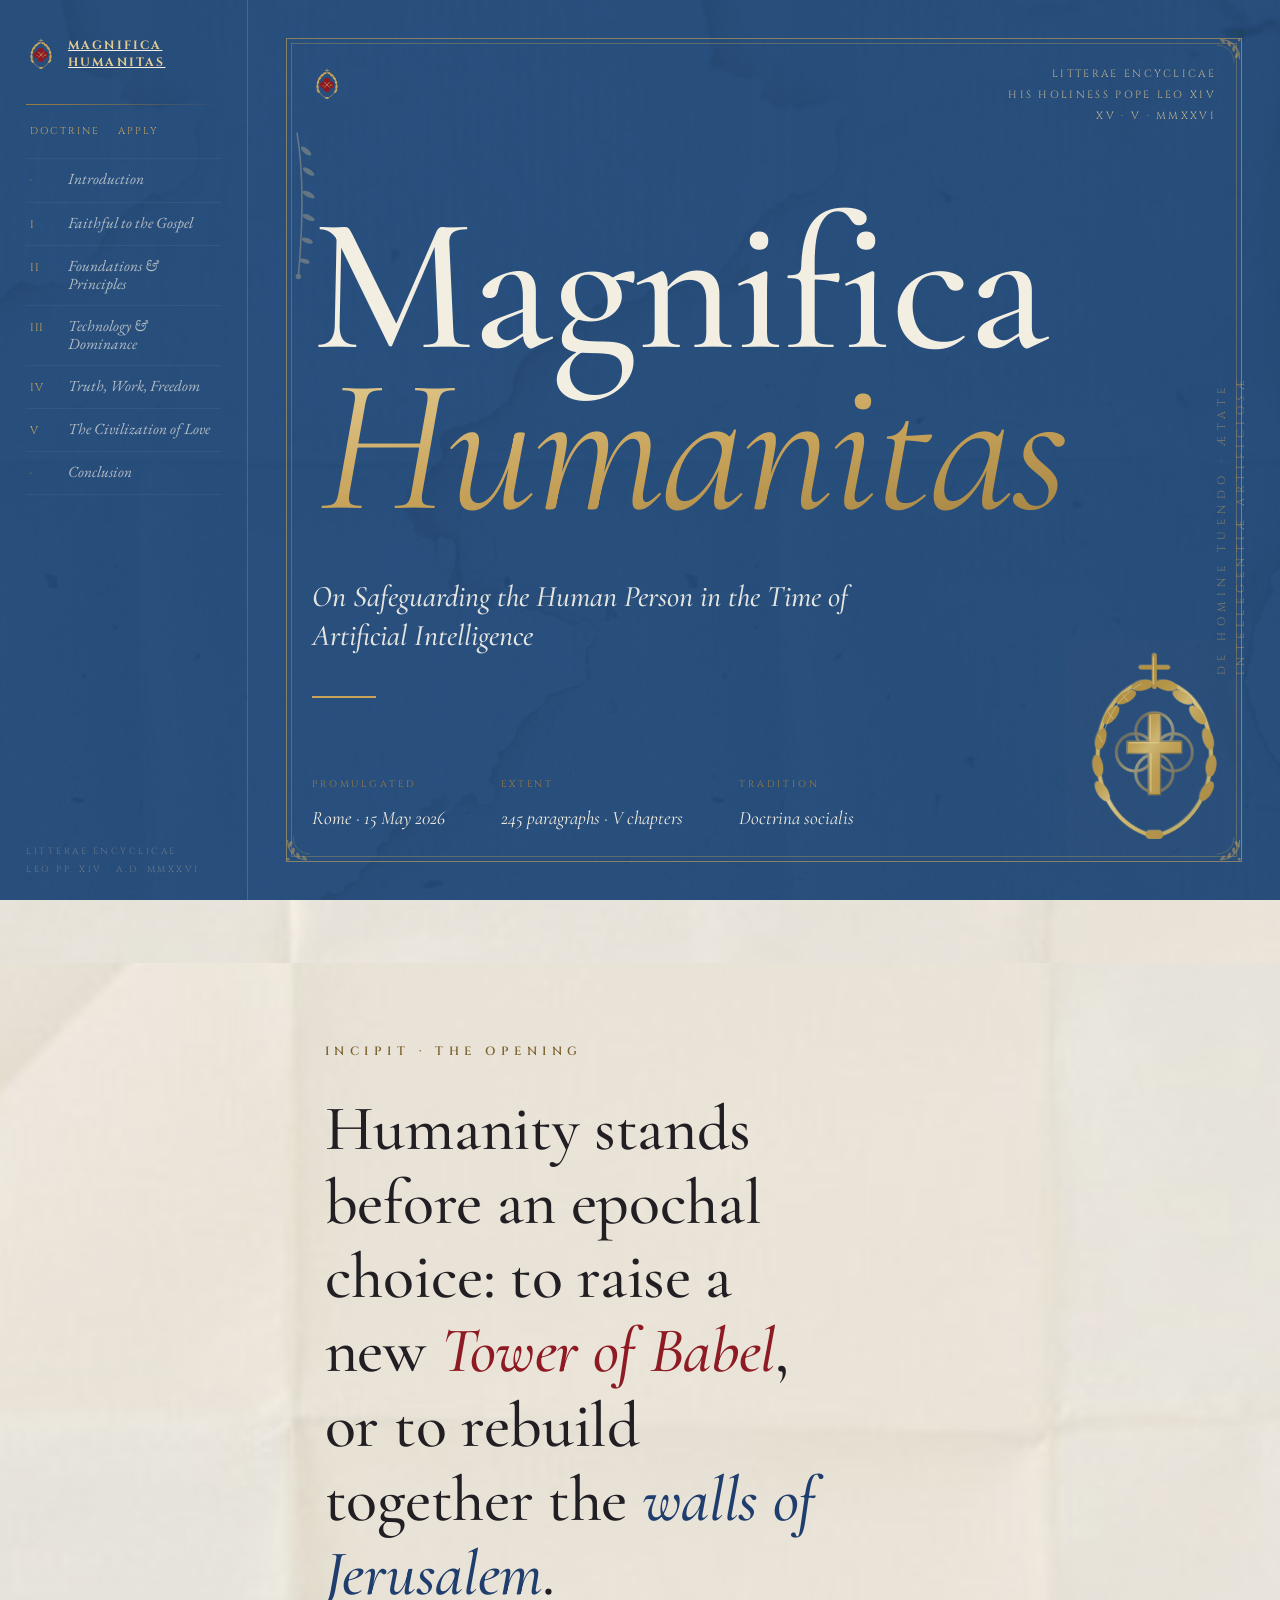
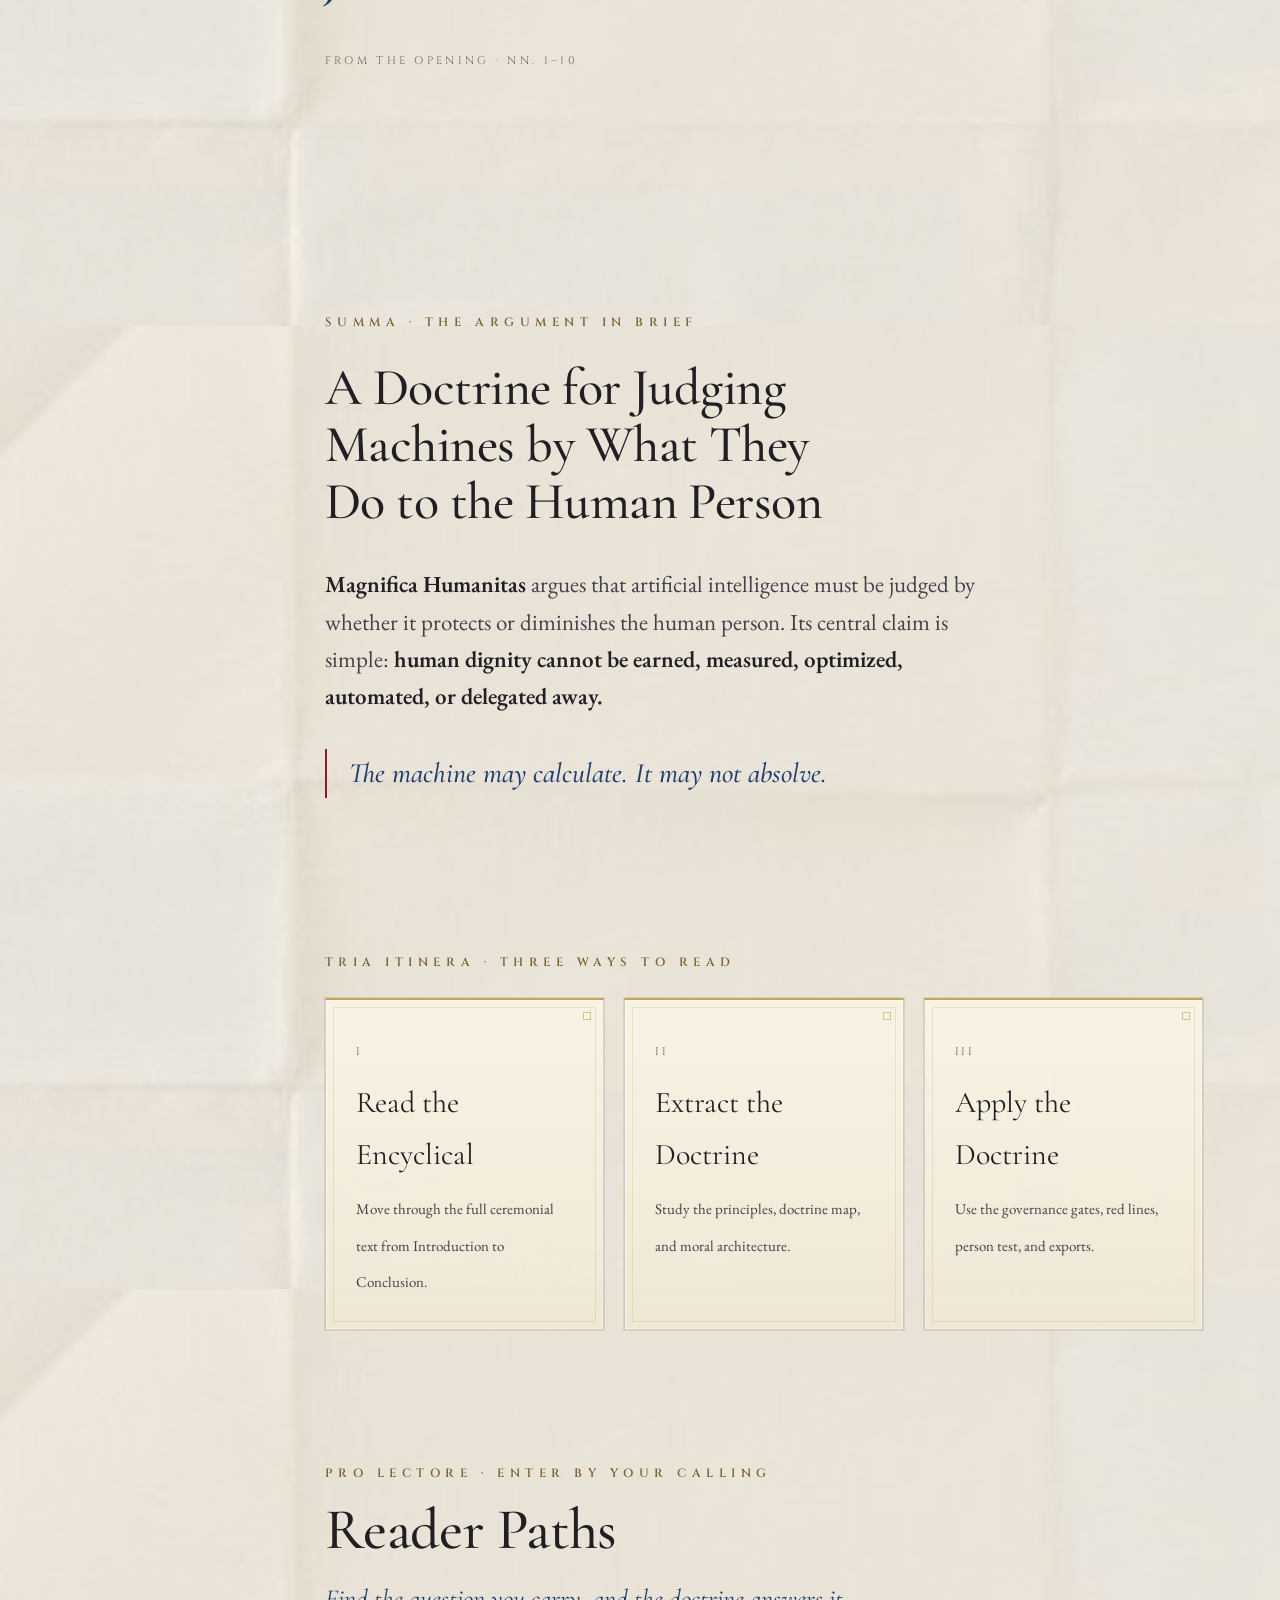
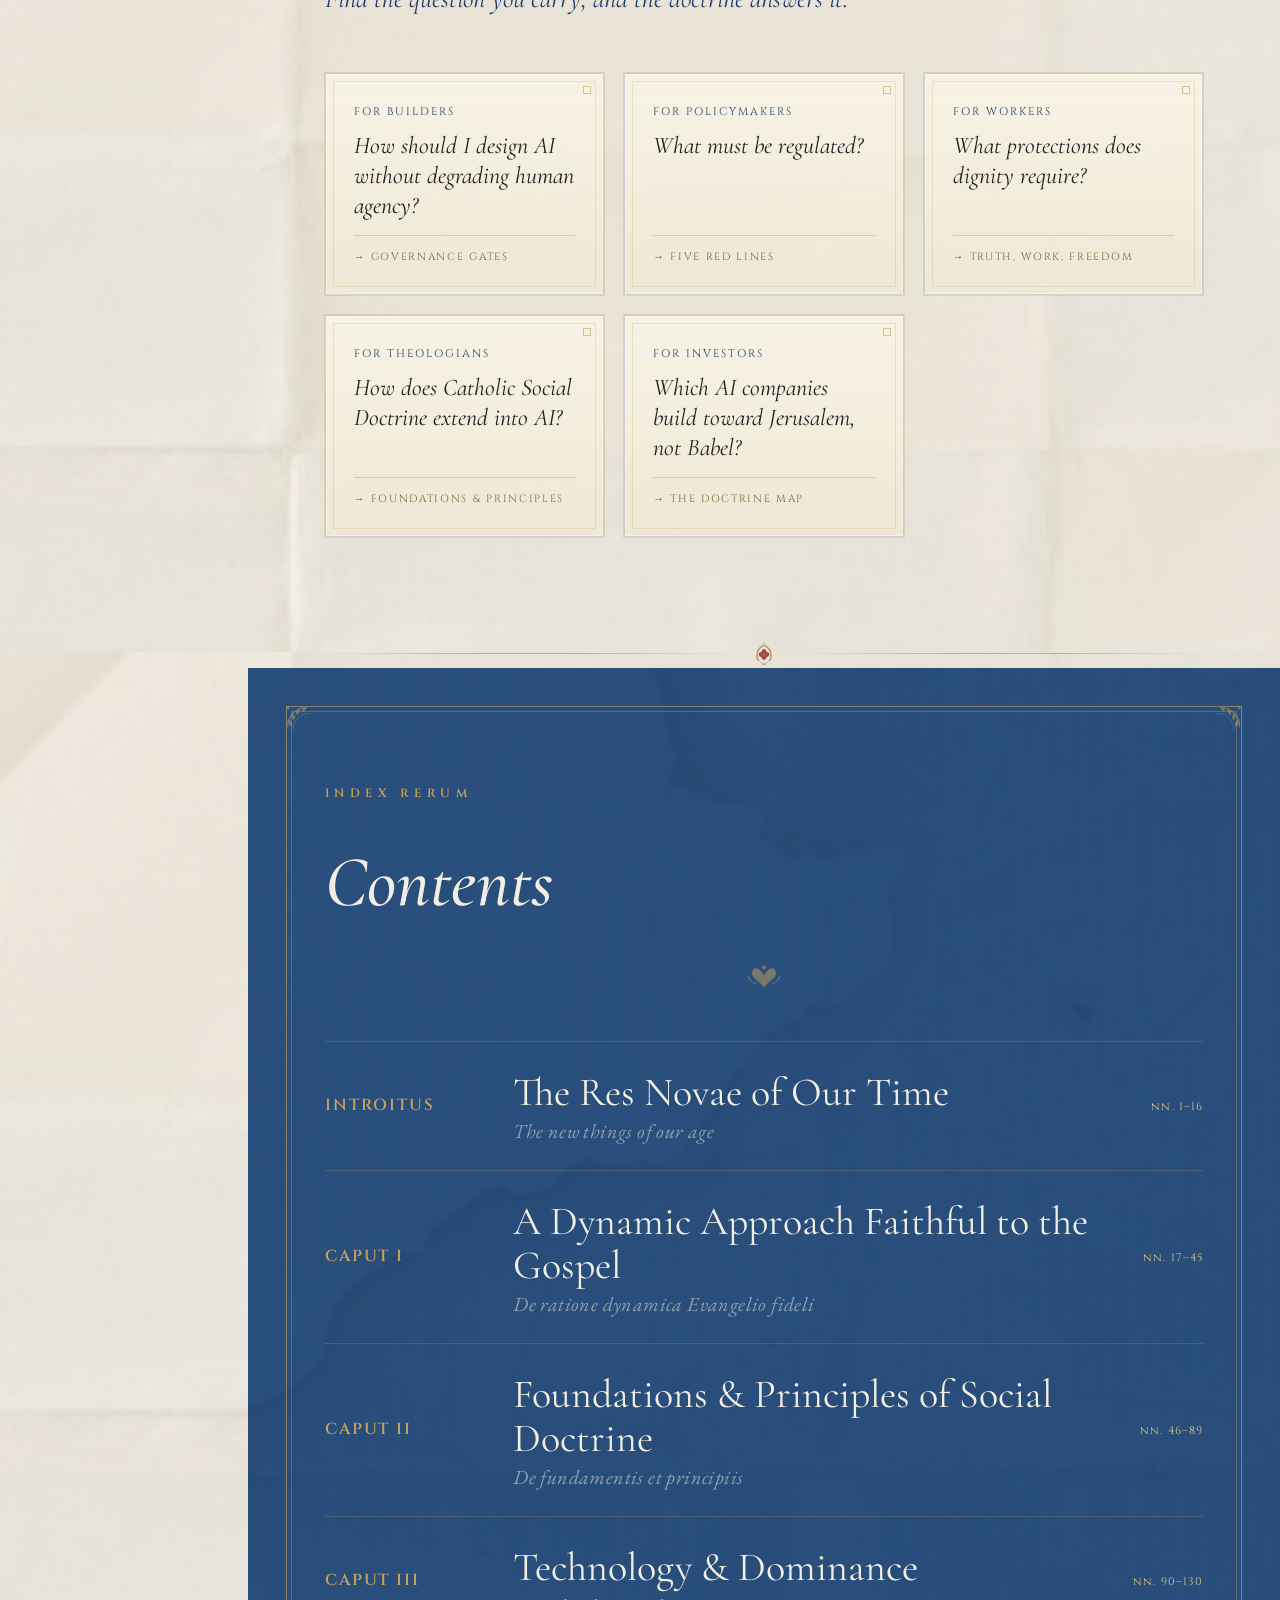
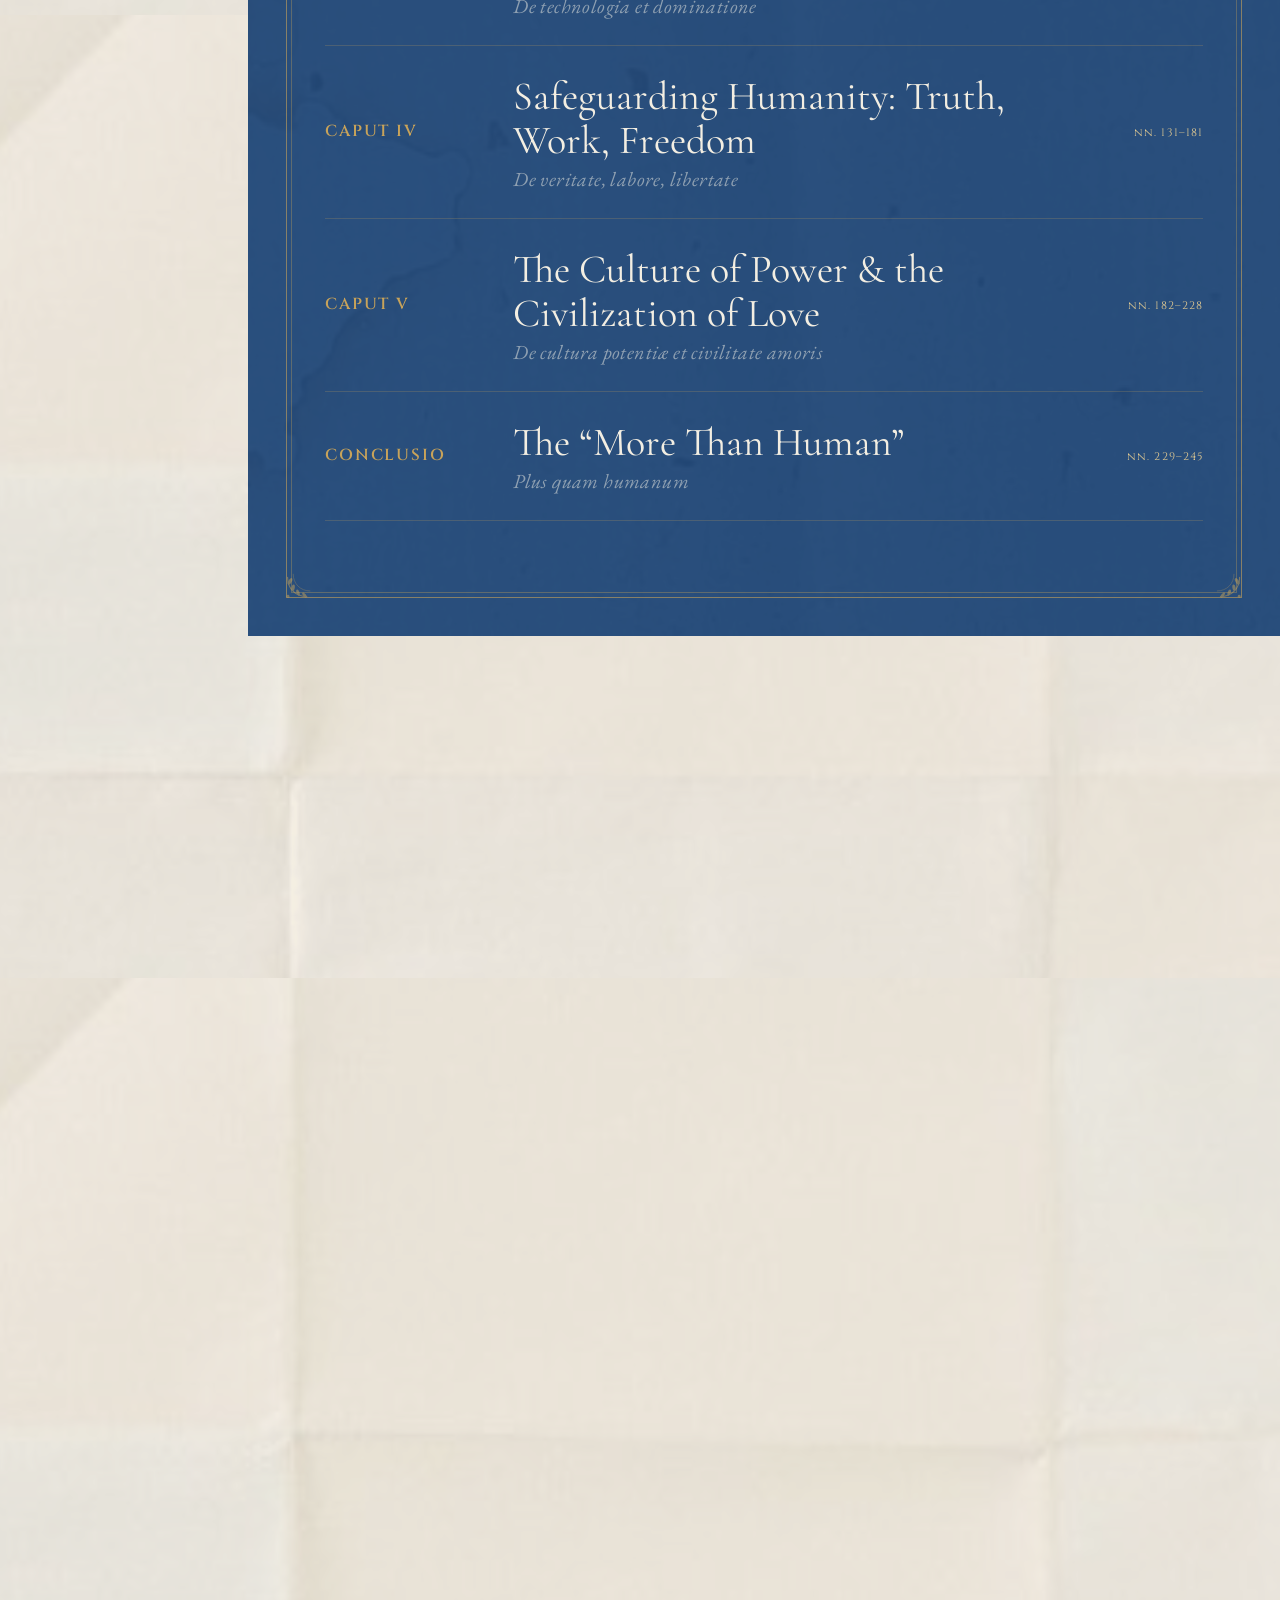
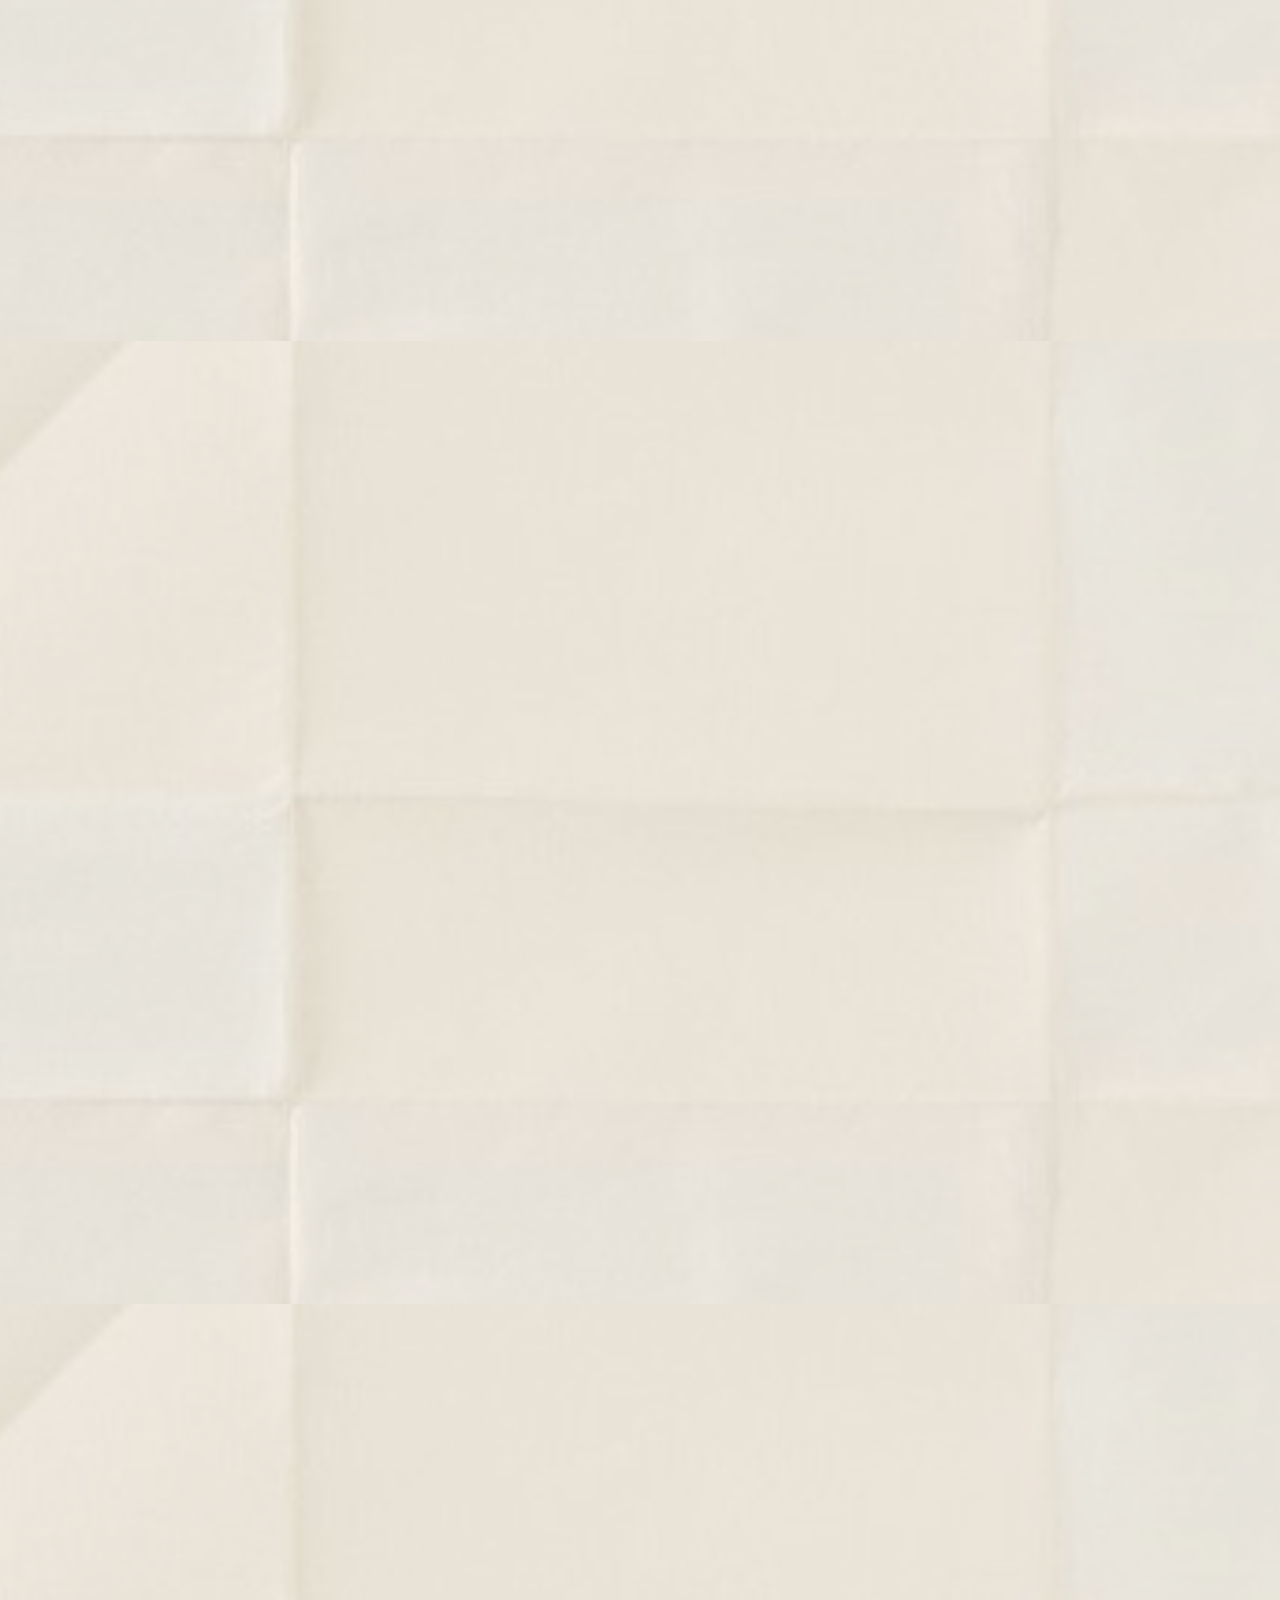
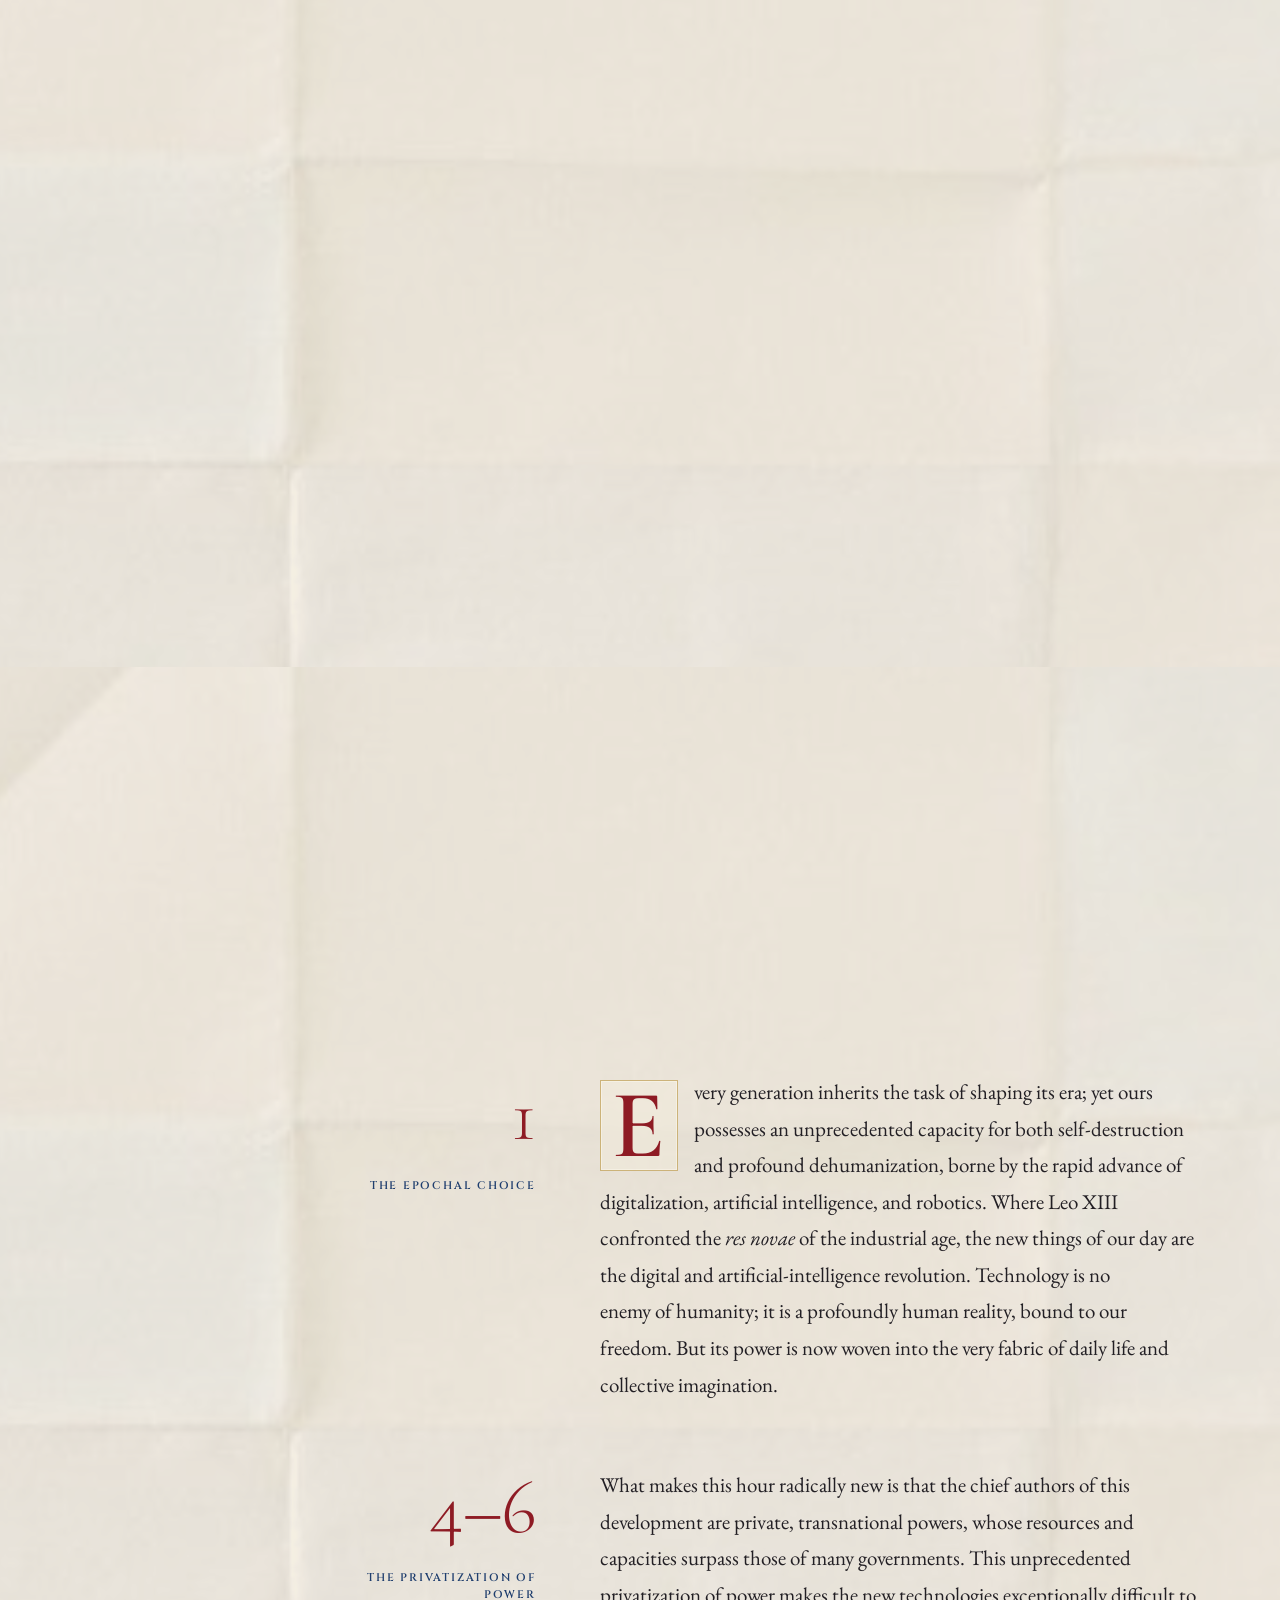
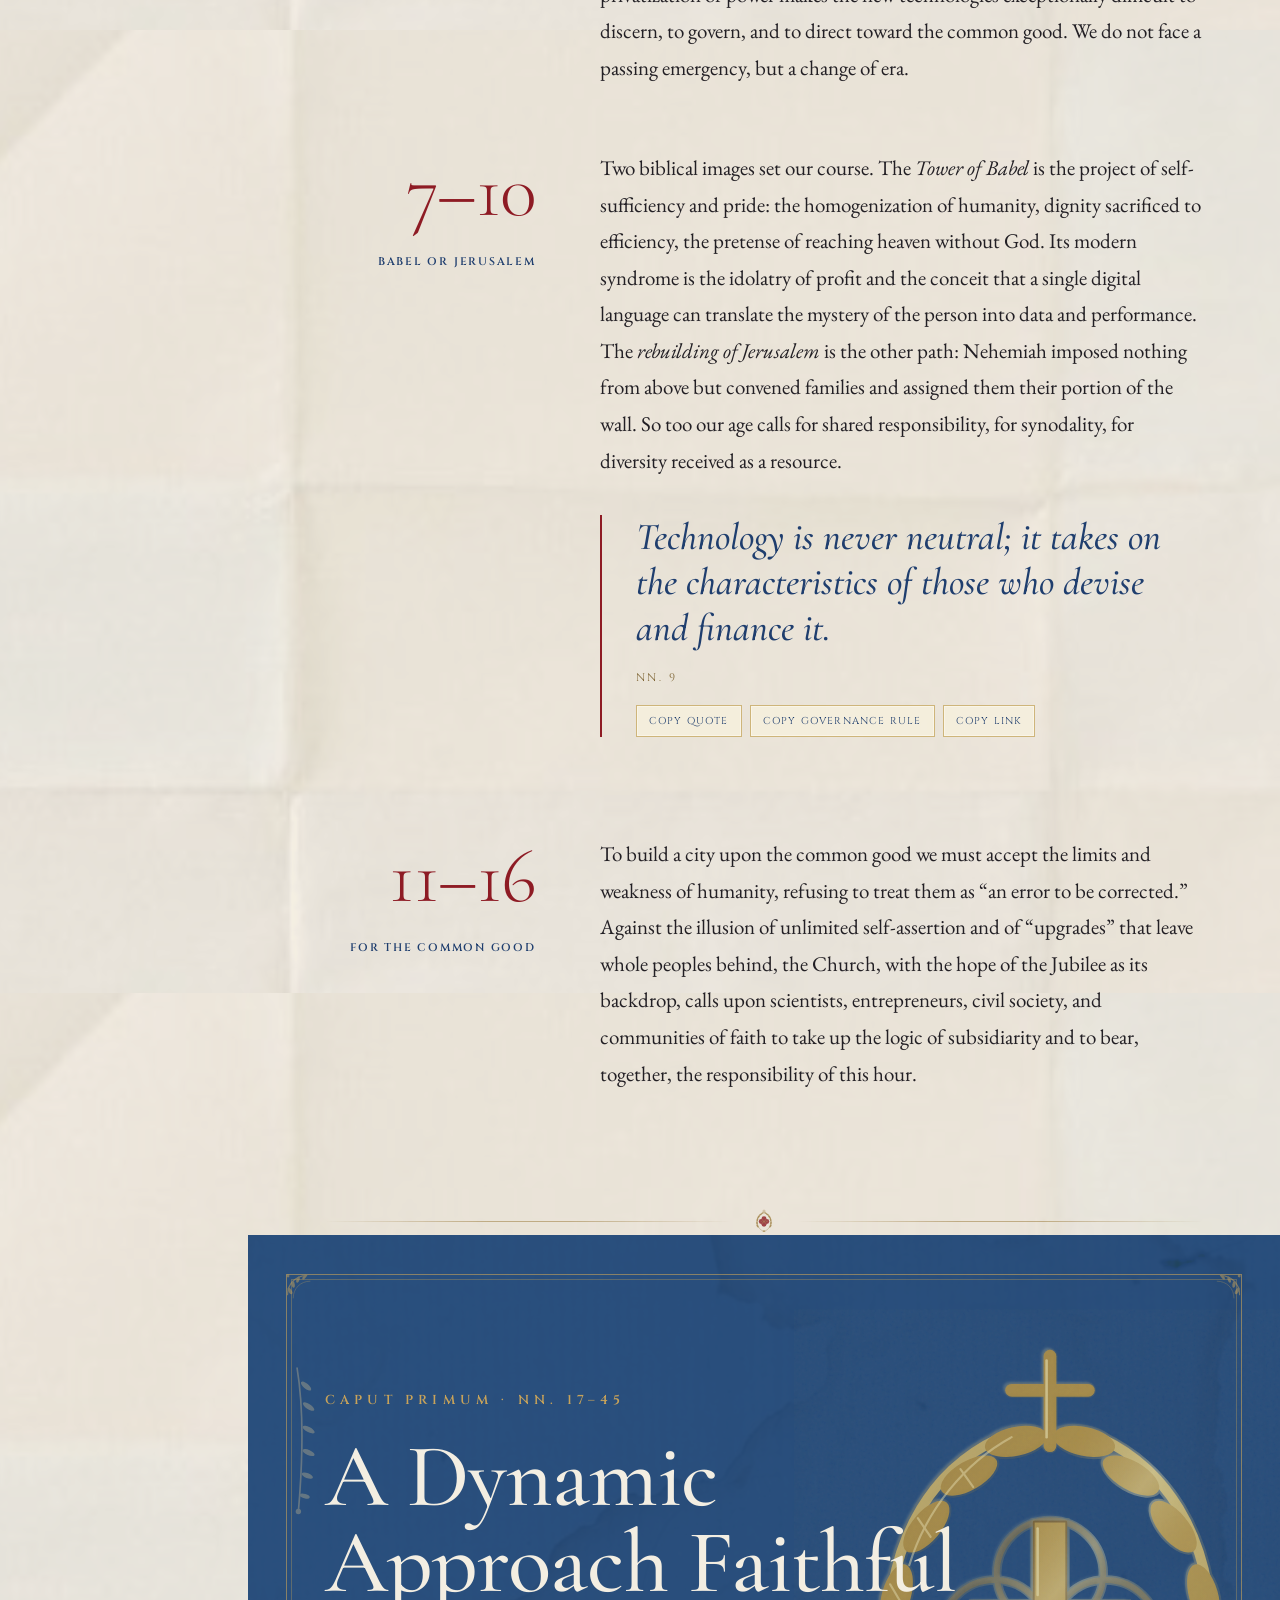
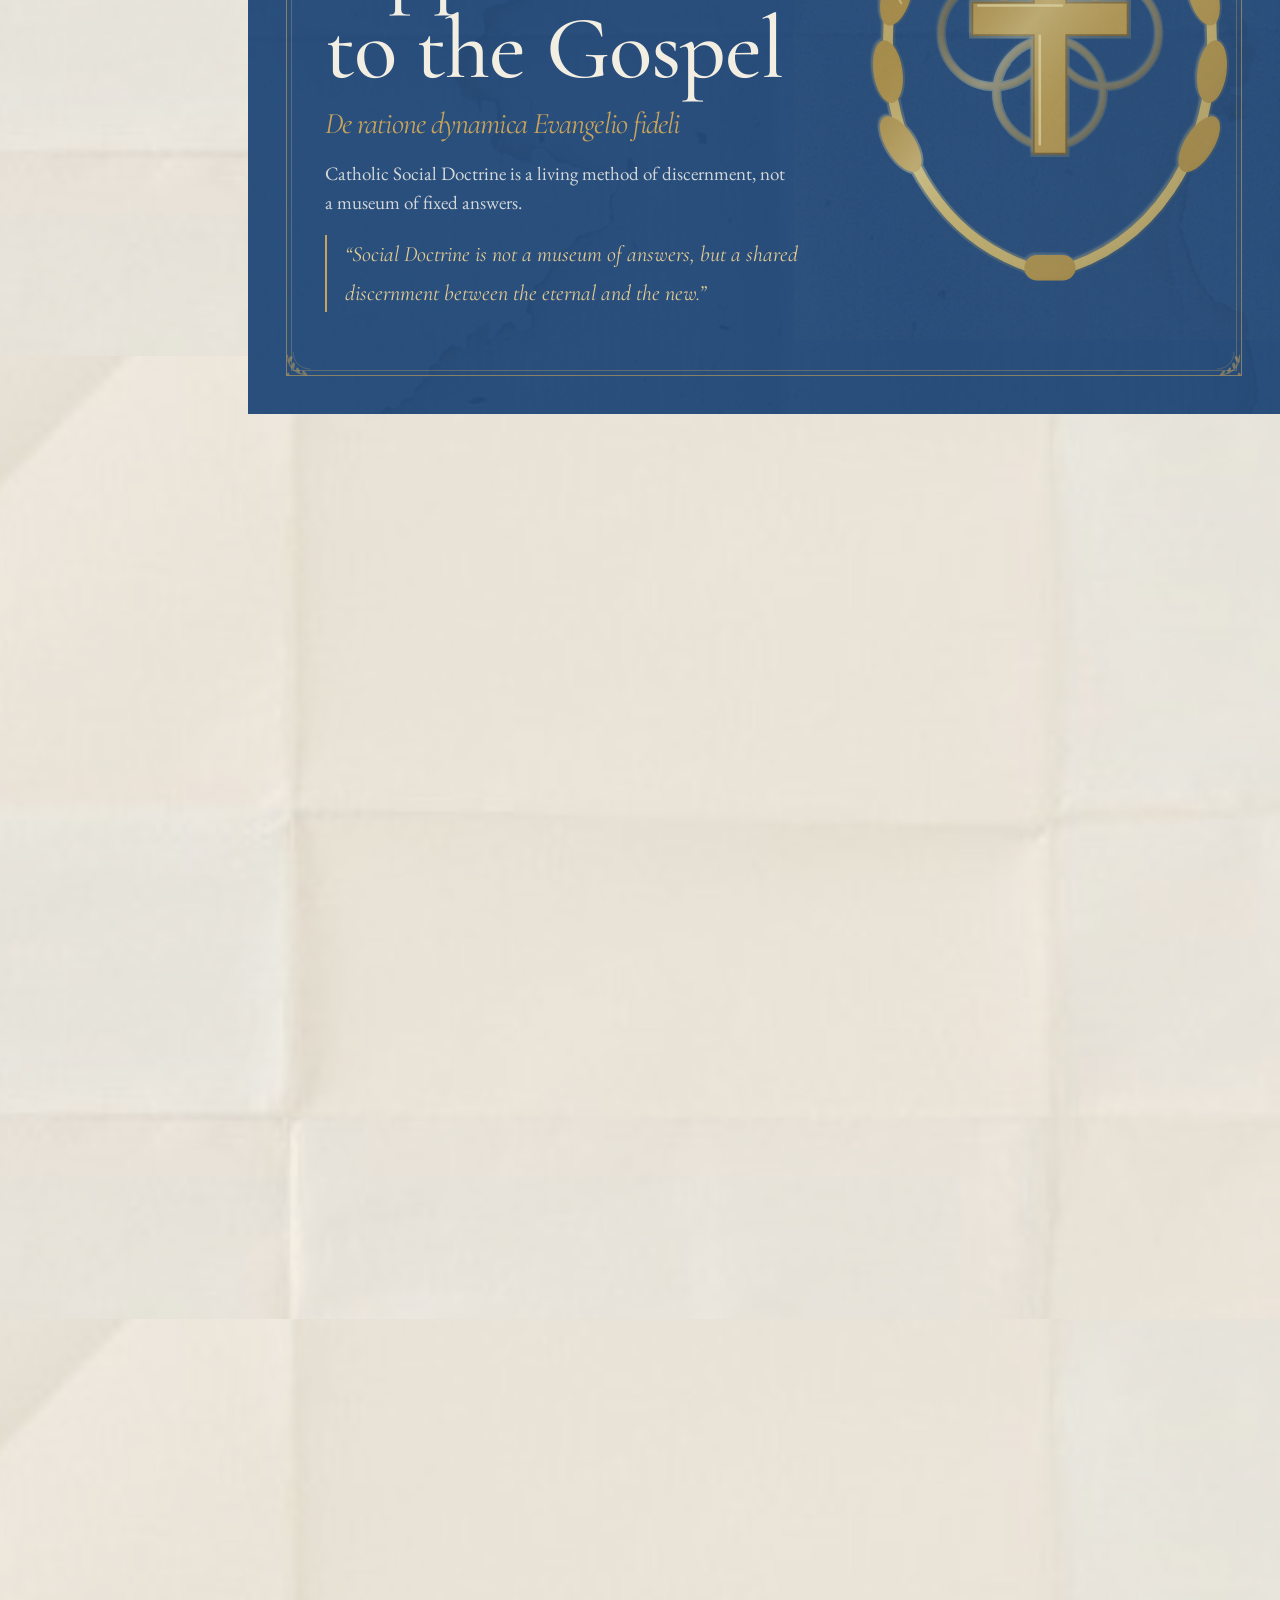
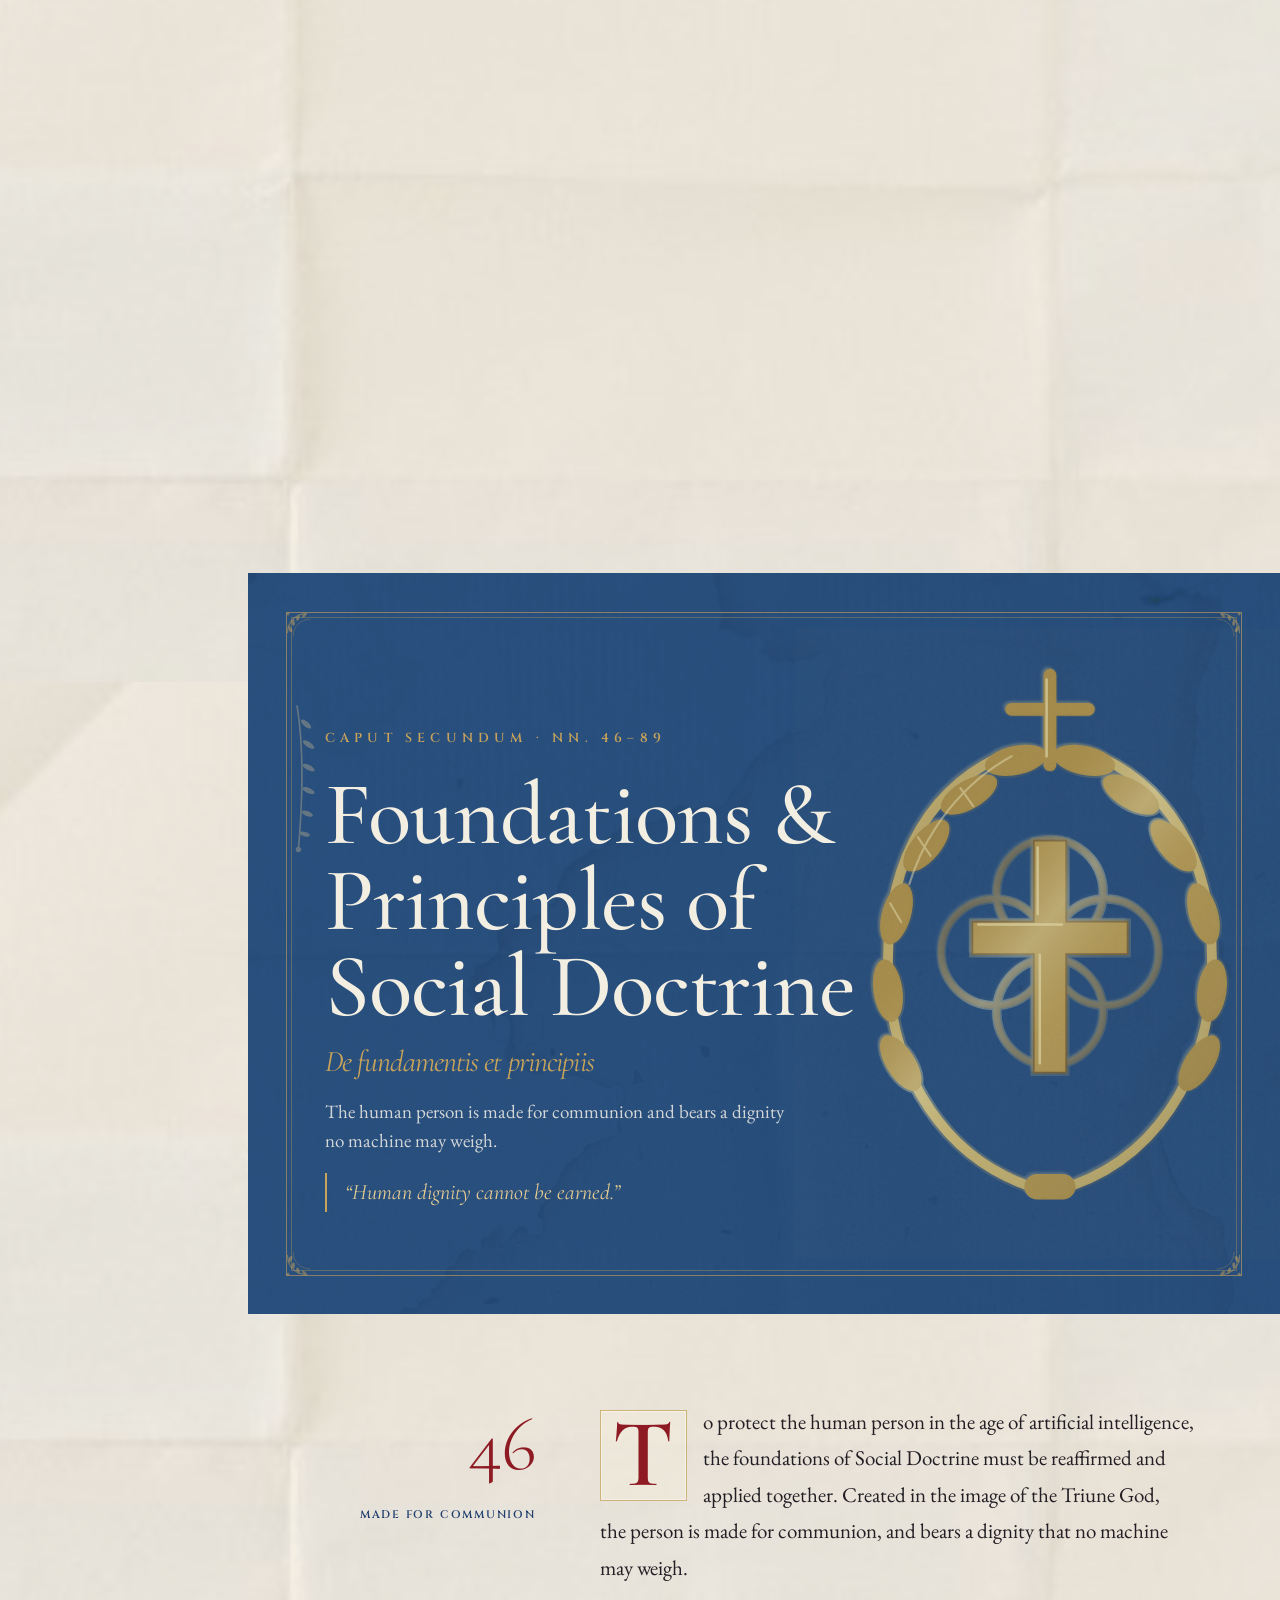
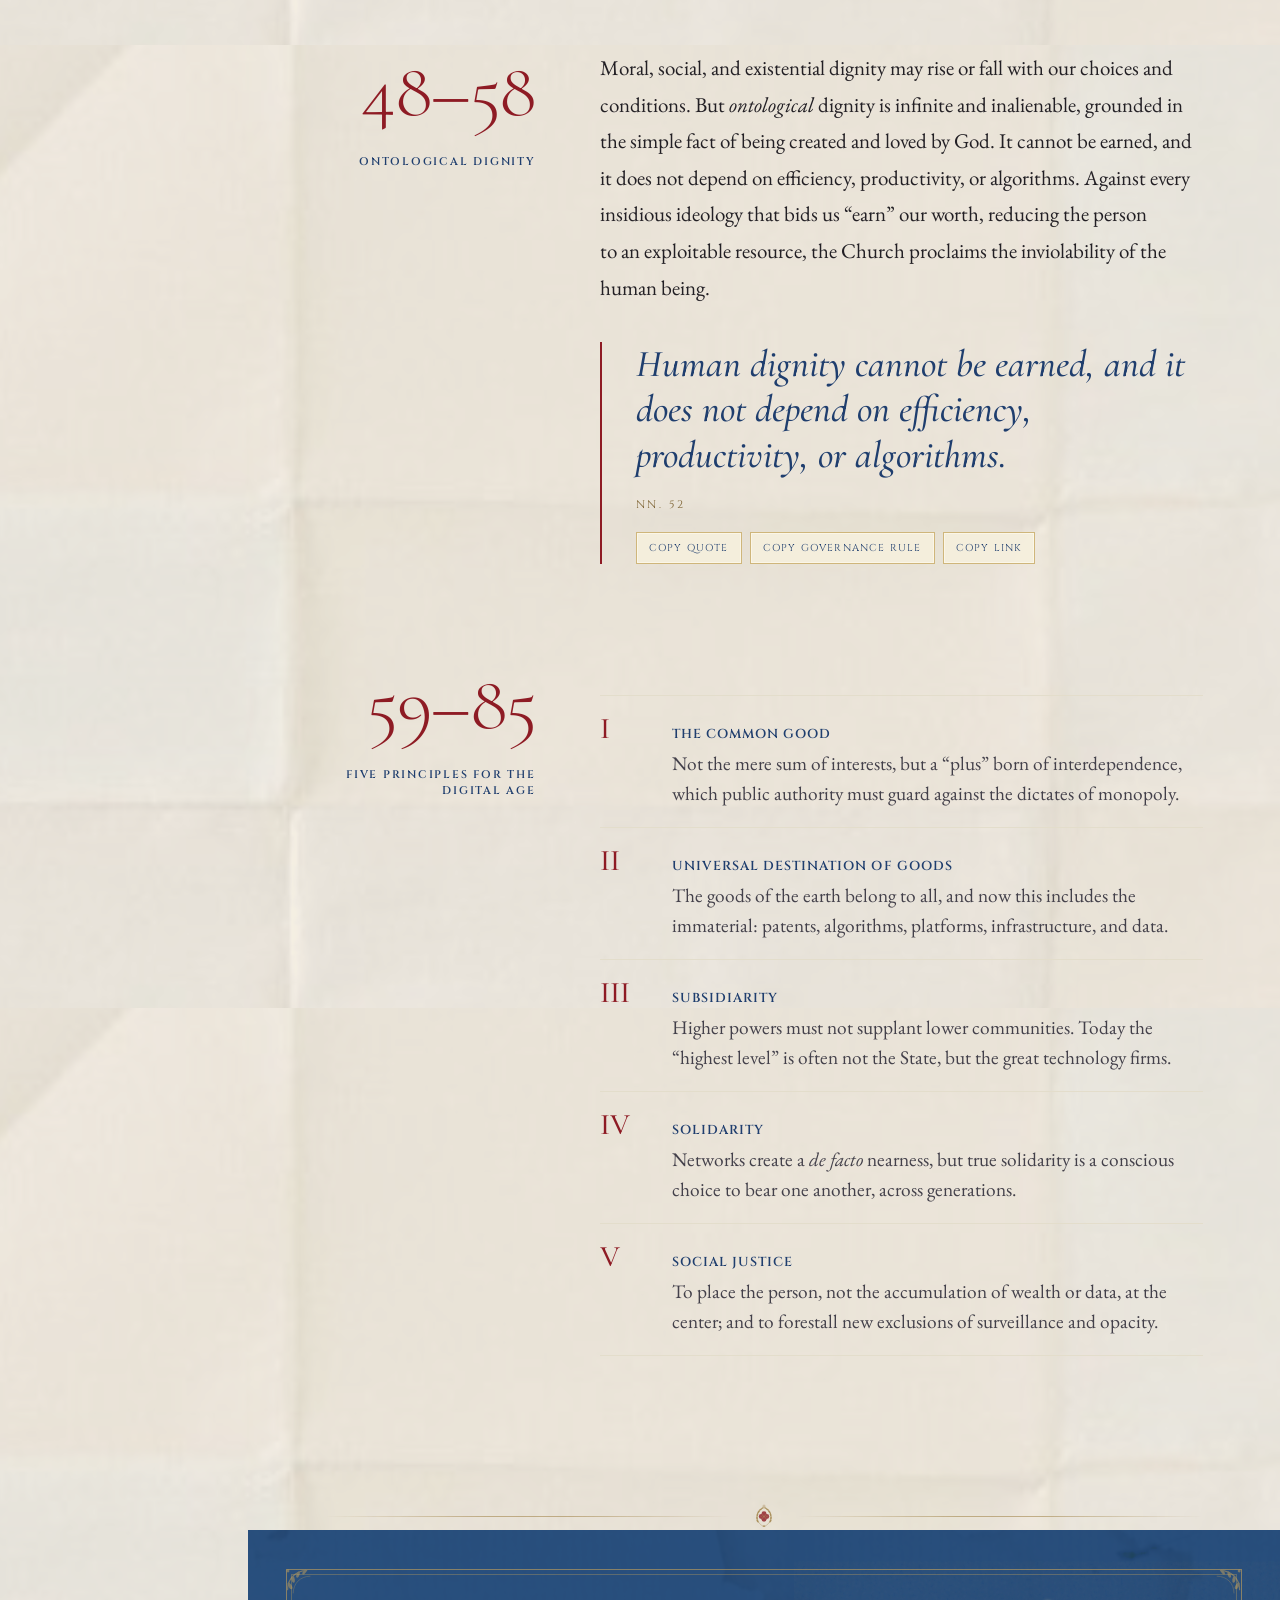
<file: index.html>
<!DOCTYPE html>
<html lang="en">
<head>
<meta charset="UTF-8" />
<meta name="viewport" content="width=device-width, initial-scale=1.0" />
<title>Magnifica Humanitas: Encyclical Letter of Pope Leo XIV</title>
<meta name="description" content="Magnifica Humanitas: encyclical letter of His Holiness Pope Leo XIV on safeguarding the human person in the time of artificial intelligence. A critical-edition web presentation in five chapters, nn. 1–245." />
<meta name="theme-color" content="#1F3E6E" />
<meta property="og:type" content="article" />
<meta property="og:title" content="Magnifica Humanitas: Encyclical Letter of Pope Leo XIV" />
<meta property="og:description" content="On safeguarding the human person in the time of artificial intelligence. Litterae Encyclicae · Rome, 15 May 2026 · 245 paragraphs · V chapters." />
<meta property="og:locale" content="en_US" />
<link rel="icon" href="data:image/svg+xml,%3Csvg xmlns='http://www.w3.org/2000/svg' viewBox='0 0 120 120'%3E%3Cg fill='%238E1B24'%3E%3Ccircle cx='60' cy='37' r='22'/%3E%3Ccircle cx='37' cy='60' r='22'/%3E%3Ccircle cx='83' cy='60' r='22'/%3E%3Ccircle cx='60' cy='83' r='22'/%3E%3Crect x='38' y='38' width='44' height='44'/%3E%3C/g%3E%3Cg stroke='%23C8A35A' stroke-width='7' stroke-linecap='round'%3E%3Cline x1='43' y1='43' x2='77' y2='77'/%3E%3Cline x1='77' y1='43' x2='43' y2='77'/%3E%3C/g%3E%3C/svg%3E" />
<script>document.documentElement.classList.add('js');</script>
<link rel="preconnect" href="https://fonts.googleapis.com" />
<link rel="preconnect" href="https://fonts.gstatic.com" crossorigin />
<link href="https://fonts.googleapis.com/css2?family=Cinzel:wght@400;500;600;700&family=Cormorant+Garamond:ital,wght@0,300;0,400;0,500;0,600;1,400;1,500;1,600&family=EB+Garamond:ital,wght@0,400;0,500;0,600;1,400;1,500&display=swap" rel="stylesheet" />
<link rel="stylesheet" href="assets/styles.css?v=20260620g" />
</head>
<body>

<a class="skip" href="#executive-summary">Skip to summary</a>

<!-- Heraldic crest: triple tiara over crossed keys -->
<svg width="0" height="0" style="position:absolute" aria-hidden="true">
  <symbol id="crest" viewBox="0 0 120 148">
    <!-- LAUREL WREATH (gold = currentColor) -->
    <g fill="currentColor">
      <g>
        <path d="M59 130 C 37 124 23 104 23 78 C 23 54 34 37 51 30" fill="none" stroke="currentColor" stroke-width="2.2" stroke-linecap="round" />
        <ellipse cx="25" cy="102" rx="4.4" ry="9.4" transform="rotate(-32 25 102)" />
        <ellipse cx="22" cy="85"  rx="4.4" ry="9.4" transform="rotate(-8 22 85)" />
        <ellipse cx="24" cy="67"  rx="4.4" ry="9.4" transform="rotate(16 24 67)" />
        <ellipse cx="31" cy="51"  rx="4.4" ry="9.4" transform="rotate(40 31 51)" />
        <ellipse cx="41" cy="39"  rx="4.1" ry="8.6" transform="rotate(60 41 39)" />
        <ellipse cx="52" cy="31"  rx="3.7" ry="7.6" transform="rotate(78 52 31)" />
      </g>
      <g transform="translate(120,0) scale(-1,1)">
        <path d="M59 130 C 37 124 23 104 23 78 C 23 54 34 37 51 30" fill="none" stroke="currentColor" stroke-width="2.2" stroke-linecap="round" />
        <ellipse cx="25" cy="102" rx="4.4" ry="9.4" transform="rotate(-32 25 102)" />
        <ellipse cx="22" cy="85"  rx="4.4" ry="9.4" transform="rotate(-8 22 85)" />
        <ellipse cx="24" cy="67"  rx="4.4" ry="9.4" transform="rotate(16 24 67)" />
        <ellipse cx="31" cy="51"  rx="4.4" ry="9.4" transform="rotate(40 31 51)" />
        <ellipse cx="41" cy="39"  rx="4.1" ry="8.6" transform="rotate(60 41 39)" />
        <ellipse cx="52" cy="31"  rx="3.7" ry="7.6" transform="rotate(78 52 31)" />
      </g>
    </g>
    <!-- bottom tie -->
    <rect x="53" y="126" width="14" height="7" rx="3.5" fill="currentColor" />
    <!-- surmounting cross -->
    <g stroke="currentColor" stroke-width="2.6" stroke-linecap="round">
      <line x1="60" y1="14" x2="60" y2="28" />
      <line x1="53" y1="20" x2="67" y2="20" />
    </g>
    <!-- QUATREFOIL SHIELD (crimson) -->
    <g fill="#8E1B24">
      <circle cx="60" cy="62" r="13.5" />
      <circle cx="45" cy="77" r="13.5" />
      <circle cx="75" cy="77" r="13.5" />
      <circle cx="60" cy="92" r="13.5" />
      <rect x="46.5" y="63.5" width="27" height="27" />
    </g>
    <!-- crossed forms (saltire) -->
    <g stroke="currentColor" stroke-width="2.8" stroke-linecap="round">
      <line x1="50" y1="67" x2="70" y2="87" />
      <line x1="70" y1="67" x2="50" y2="87" />
    </g>
    <!-- alpha & omega monogram -->
    <g fill="currentColor" font-family="Cinzel, serif" font-weight="600" text-anchor="middle">
      <text x="45" y="81" font-size="11">&#913;</text>
      <text x="75" y="81" font-size="11">&#937;</text>
    </g>
    <circle cx="60" cy="77" r="2.4" fill="currentColor" />
  </symbol>

  <!-- ornament: corner laurel flourish (Cape vocabulary) -->
  <symbol id="orn-corner" viewBox="0 0 64 64"><g fill="none" stroke="currentColor" stroke-width="1.4" stroke-linecap="round"><path d="M2 26 C 2 12 12 2 26 2"/><path d="M9 30 C 9 18 18 9 30 9" stroke-width="1" opacity=".7"/></g><g fill="currentColor"><ellipse cx="5" cy="21" rx="2.1" ry="4.6" transform="rotate(-30 5 21)"/><ellipse cx="9" cy="13" rx="2" ry="4.2" transform="rotate(-8 9 13)"/><ellipse cx="15" cy="7" rx="1.9" ry="4" transform="rotate(18 15 7)"/><ellipse cx="23" cy="4" rx="1.7" ry="3.6" transform="rotate(42 23 4)"/><circle cx="2.5" cy="2.5" r="1.8"/></g></symbol>

  <!-- ornament: descending laurel half-sprig -->
  <symbol id="orn-sprig" viewBox="0 0 120 28"><path d="M4 14 C 34 9 70 9 116 13" fill="none" stroke="currentColor" stroke-width="1.3" stroke-linecap="round"/><g fill="currentColor"><ellipse cx="18" cy="7" rx="2" ry="5" transform="rotate(40 18 7)"/><ellipse cx="34" cy="5" rx="2" ry="5.2" transform="rotate(34 34 5)"/><ellipse cx="52" cy="5" rx="2" ry="5.2" transform="rotate(28 52 5)"/><ellipse cx="70" cy="5" rx="2" ry="5" transform="rotate(24 70 5)"/><ellipse cx="88" cy="6" rx="1.9" ry="4.6" transform="rotate(20 88 6)"/><ellipse cx="104" cy="8" rx="1.7" ry="4" transform="rotate(16 104 8)"/><circle cx="116" cy="13" r="2.1"/></g></symbol>

  <!-- ornament: heart-bud fleuron (critical-edition terminal) -->
  <symbol id="orn-fleuron" viewBox="0 0 40 28"><g fill="currentColor"><path d="M20 25 C 16 18 8 16 8 10 C 8 5 13 4 16 7 C 18 9 20 12 20 12 C 20 12 22 9 24 7 C 27 4 32 5 32 10 C 32 16 24 18 20 25 Z"/><circle cx="20" cy="4.5" r="2.1"/><path d="M12 21 C 8 20 5 17 4 13" fill="none" stroke="currentColor" stroke-width="1" stroke-linecap="round"/><path d="M28 21 C 32 20 35 17 36 13" fill="none" stroke="currentColor" stroke-width="1" stroke-linecap="round"/></g></symbol>


  <!-- ornament: gold-only crest variant for the cover watermark -->
  <symbol id="crest-ghost" viewBox="0 0 120 148"><g fill="currentColor"><g><path d="M59 130 C 37 124 23 104 23 78 C 23 54 34 37 51 30" fill="none" stroke="currentColor" stroke-width="2.2" stroke-linecap="round"/><ellipse cx="25" cy="102" rx="4.4" ry="9.4" transform="rotate(-32 25 102)"/><ellipse cx="22" cy="85" rx="4.4" ry="9.4" transform="rotate(-8 22 85)"/><ellipse cx="24" cy="67" rx="4.4" ry="9.4" transform="rotate(16 24 67)"/><ellipse cx="31" cy="51" rx="4.4" ry="9.4" transform="rotate(40 31 51)"/><ellipse cx="41" cy="39" rx="4.1" ry="8.6" transform="rotate(60 41 39)"/><ellipse cx="52" cy="31" rx="3.7" ry="7.6" transform="rotate(78 52 31)"/></g><g transform="translate(120,0) scale(-1,1)"><path d="M59 130 C 37 124 23 104 23 78 C 23 54 34 37 51 30" fill="none" stroke="currentColor" stroke-width="2.2" stroke-linecap="round"/><ellipse cx="25" cy="102" rx="4.4" ry="9.4" transform="rotate(-32 25 102)"/><ellipse cx="22" cy="85" rx="4.4" ry="9.4" transform="rotate(-8 22 85)"/><ellipse cx="24" cy="67" rx="4.4" ry="9.4" transform="rotate(16 24 67)"/><ellipse cx="31" cy="51" rx="4.4" ry="9.4" transform="rotate(40 31 51)"/><ellipse cx="41" cy="39" rx="4.1" ry="8.6" transform="rotate(60 41 39)"/><ellipse cx="52" cy="31" rx="3.7" ry="7.6" transform="rotate(78 52 31)"/></g></g><rect x="53" y="126" width="14" height="7" rx="3.5" fill="currentColor"/><g stroke="currentColor" stroke-width="2.6" stroke-linecap="round"><line x1="60" y1="14" x2="60" y2="28"/><line x1="53" y1="20" x2="67" y2="20"/></g><g fill="currentColor" opacity=".5"><circle cx="60" cy="62" r="13.5"/><circle cx="45" cy="77" r="13.5"/><circle cx="75" cy="77" r="13.5"/><circle cx="60" cy="92" r="13.5"/><rect x="46.5" y="63.5" width="27" height="27"/></g><g stroke="currentColor" stroke-width="2.8" stroke-linecap="round"><line x1="50" y1="67" x2="70" y2="87"/><line x1="70" y1="67" x2="50" y2="87"/></g><circle cx="60" cy="77" r="2.4" fill="currentColor"/></symbol>
</svg>

<!-- ====================== CONTENTS RAIL ====================== -->
<nav class="rail" aria-label="Contents">
  <a class="rail__mark" href="#top">
    <svg style="color:var(--gold)" aria-hidden="true"><use href="#crest" /></svg>
    <span class="ttl">Magnifica<br />Humanitas</span>
  </a>
  <div class="rail__rule"></div>
  <div class="rail__jump"><a href="#principles">Doctrine</a><a href="#apply-doctrine">Apply</a></div>
  <ol class="rail__nav">
    <li><a href="#introitus"><span class="num">·</span><span class="tx">Introduction</span></a></li>
    <li><a href="#cap1"><span class="num">I</span><span class="tx">Faithful to the Gospel</span></a></li>
    <li><a href="#cap2"><span class="num">II</span><span class="tx">Foundations &amp; Principles</span></a></li>
    <li><a href="#cap3"><span class="num">III</span><span class="tx">Technology &amp; Dominance</span></a></li>
    <li><a href="#cap4"><span class="num">IV</span><span class="tx">Truth, Work, Freedom</span></a></li>
    <li><a href="#cap5"><span class="num">V</span><span class="tx">The Civilization of Love</span></a></li>
    <li><a href="#conclusio"><span class="num">·</span><span class="tx">Conclusion</span></a></li>
  </ol>
  <div class="rail__live" aria-live="polite" aria-label="Current position">
    <span class="lab">Paragraphs</span><span class="val" data-live="range">·</span>
    <span class="lab">Theme</span><span class="val" data-live="theme">·</span>
    <span class="lab">Key question</span><span class="val" data-live="question">·</span>
  </div>
  <div class="rail__foot">Litterae Encyclicae<br />Leo PP. XIV · A.D. MMXXVI</div>
</nav>

<!-- ====================== MOBILE TOP BAR ====================== -->
<header class="topbar">
  <span class="topbar__ttl"><svg style="color:var(--gold)" aria-hidden="true"><use href="#crest" /></svg> Magnifica Humanitas</span>
  <select id="jump" aria-label="Jump to section">
    <option value="#top">Cover</option>
    <optgroup label="Orientation">
      <option value="#executive-summary">Summa</option>
      <option value="#reading-modes">Reading Modes</option>
      <option value="#reader-paths">Reader Paths</option>
      <option value="#principles">Five Principles</option>
      <option value="#doctrine-map">Doctrine Map</option>
    </optgroup>
    <optgroup label="The Encyclical">
      <option value="#introitus">Introduction</option>
      <option value="#cap1">I · Faithful to the Gospel</option>
      <option value="#cap2">II · Foundations</option>
      <option value="#cap3">III · Technology</option>
      <option value="#cap4">IV · Truth, Work, Freedom</option>
      <option value="#cap5">V · Civilization of Love</option>
    </optgroup>
    <optgroup label="Apply">
      <option value="#apply-doctrine">Apply the Doctrine</option>
      <option value="#governance-gates">Governance Gates</option>
      <option value="#red-lines">Five Red Lines</option>
      <option value="#person-test">The Person Test</option>
      <option value="#export-doctrine">Export the Doctrine</option>
    </optgroup>
    <option value="#conclusio">Conclusion</option>
  </select>
  <div class="topbar__prog"></div>
</header>

<main class="shell" id="top">

  <!-- ====================== COVER ====================== -->
  <section class="band cover">
    <div class="band__orn" aria-hidden="true">
      <span class="band__frame"></span>
      <svg class="band__corner band__corner--tr"><use href="#orn-corner" /></svg>
      <svg class="band__corner band__corner--bl"><use href="#orn-corner" /></svg>
      <svg class="band__corner band__corner--br"><use href="#orn-corner" /></svg>
      <svg class="band__sprig"><use href="#orn-sprig" /></svg>
    </div>
    <img class="hero-crest-foil" aria-hidden="true" alt="" src="assets/opener-crest.svg?v=5" />
    <div class="cover__spine">De Homine Tuendo · Ætate Intellegentiæ Artificiosæ</div>
    <div class="cover__top">
      <span class="mark"><svg style="color:var(--gold)" aria-hidden="true"><use href="#crest" /></svg></span>
      <span class="meta">Litterae Encyclicae<br />His Holiness Pope Leo XIV<br />XV · V · MMXXVI</span>
    </div>
    <div class="cover__center">
      <h1>Magnifica <span class="it">Humanitas</span></h1>
      <p class="cover__sub">On Safeguarding the Human Person in the Time of Artificial Intelligence</p>
      <div class="cover__rule"></div>
    </div>
    <div class="cover__foot">
      <div class="blk"><span class="lab">Promulgated</span><span class="val">Rome · 15 May 2026</span></div>
      <div class="blk"><span class="lab">Extent</span><span class="val">245 paragraphs · V chapters</span></div>
      <div class="blk"><span class="lab">Tradition</span><span class="val">Doctrina socialis</span></div>
    </div>
  </section>

  <!-- ====================== INCIPIT ====================== -->
  <section class="incipit reveal">
    <span class="kicker">Incipit · The Opening</span>
    <p class="incipit__q">Humanity stands before an epochal choice: to raise a new <span class="babel">Tower of Babel</span>, or to rebuild together the <span class="jeru">walls of Jerusalem</span>.</p>
    <p class="incipit__attr">From the Opening · nn. 1–10</p>
  </section>

  <!-- ====================== EXECUTIVE SUMMARY ====================== -->
  <section class="summa reveal" id="executive-summary">
    <span class="kicker">Summa · The Argument in Brief</span>
    <h2 class="summa__t">A Doctrine for Judging Machines by What They Do to the Human Person</h2>
    <p class="summa__body"><b>Magnifica Humanitas</b> argues that artificial intelligence must be judged by whether it protects or diminishes the human person. Its central claim is simple: <b>human dignity cannot be earned, measured, optimized, automated, or delegated away.</b></p>
    <p class="summa__line">The machine may calculate. It may not absolve.</p>
  </section>

  <!-- ====================== READING MODES ====================== -->
  <section class="modes reveal" id="reading-modes">
    <span class="kicker">Tria Itinera · Three Ways to Read</span>
    <div class="modes__grid">
      <a class="mode" href="#introitus">
        <span class="mode__n">I</span>
        <span class="mode__t">Read the Encyclical</span>
        <span class="mode__d">Move through the full ceremonial text from Introduction to Conclusion.</span>
      </a>
      <a class="mode" href="#principles">
        <span class="mode__n">II</span>
        <span class="mode__t">Extract the Doctrine</span>
        <span class="mode__d">Study the principles, doctrine map, and moral architecture.</span>
      </a>
      <a class="mode" href="#apply-doctrine">
        <span class="mode__n">III</span>
        <span class="mode__t">Apply the Doctrine</span>
        <span class="mode__d">Use the governance gates, red lines, person test, and exports.</span>
      </a>
    </div>
  </section>

  <!-- ====================== READER PATHS ====================== -->
  <section class="console reveal" id="reader-paths">
    <div class="app-head">
      <span class="kicker">Pro Lectore · Enter by Your Calling</span>
      <h2>Reader Paths</h2>
      <p class="sub">Find the question you carry, and the doctrine answers it.</p>
    </div>
    <div class="paths__grid">
      <a class="path" href="#governance-gates">
        <span class="path__role">For Builders</span>
        <span class="path__q">How should I design AI without degrading human agency?</span>
        <span class="path__to">Governance Gates</span>
      </a>
      <a class="path" href="#red-lines">
        <span class="path__role">For Policymakers</span>
        <span class="path__q">What must be regulated?</span>
        <span class="path__to">Five Red Lines</span>
      </a>
      <a class="path" href="#cap4">
        <span class="path__role">For Workers</span>
        <span class="path__q">What protections does dignity require?</span>
        <span class="path__to">Truth, Work, Freedom</span>
      </a>
      <a class="path" href="#cap2">
        <span class="path__role">For Theologians</span>
        <span class="path__q">How does Catholic Social Doctrine extend into AI?</span>
        <span class="path__to">Foundations &amp; Principles</span>
      </a>
      <a class="path" href="#doctrine-map">
        <span class="path__role">For Investors</span>
        <span class="path__q">Which AI companies build toward Jerusalem, not Babel?</span>
        <span class="path__to">The Doctrine Map</span>
      </a>
    </div>
  </section>

  <div class="divide reveal"><span class="ln"></span><svg style="color:var(--gold-deep)" aria-hidden="true"><use href="#crest" /></svg><span class="ln"></span></div>

  <!-- ====================== CONTENTS ====================== -->
  <section class="band contents reveal">
    <div class="band__orn" aria-hidden="true">
      <span class="band__frame"></span>
      <svg class="band__corner band__corner--tl"><use href="#orn-corner" /></svg>
      <svg class="band__corner band__corner--tr"><use href="#orn-corner" /></svg>
      <svg class="band__corner band__corner--bl"><use href="#orn-corner" /></svg>
      <svg class="band__corner band__corner--br"><use href="#orn-corner" /></svg>
    </div>
    <div class="contents__head">
      <span class="kicker">Index Rerum</span>
      <h2>Contents</h2>
      <svg class="orn-fleuron" aria-hidden="true"><use href="#orn-fleuron" /></svg>
    </div>
    <ol class="toc">
      <li><a href="#introitus"><span class="roman">Introitus</span><span class="name">The Res Novae of Our Time<em>The new things of our age</em></span><span class="nn">nn. 1–16</span></a></li>
      <li><a href="#cap1"><span class="roman">Caput I</span><span class="name">A Dynamic Approach Faithful to the Gospel<em>De ratione dynamica Evangelio fideli</em></span><span class="nn">nn. 17–45</span></a></li>
      <li><a href="#cap2"><span class="roman">Caput II</span><span class="name">Foundations &amp; Principles of Social Doctrine<em>De fundamentis et principiis</em></span><span class="nn">nn. 46–89</span></a></li>
      <li><a href="#cap3"><span class="roman">Caput III</span><span class="name">Technology &amp; Dominance<em>De technologia et dominatione</em></span><span class="nn">nn. 90–130</span></a></li>
      <li><a href="#cap4"><span class="roman">Caput IV</span><span class="name">Safeguarding Humanity: Truth, Work, Freedom<em>De veritate, labore, libertate</em></span><span class="nn">nn. 131–181</span></a></li>
      <li><a href="#cap5"><span class="roman">Caput V</span><span class="name">The Culture of Power &amp; the Civilization of Love<em>De cultura potentiæ et civilitate amoris</em></span><span class="nn">nn. 182–228</span></a></li>
      <li><a href="#conclusio"><span class="roman">Conclusio</span><span class="name">The “More Than Human”<em>Plus quam humanum</em></span><span class="nn">nn. 229–245</span></a></li>
    </ol>
  </section>

  <!-- ====================== FIVE PRINCIPLE CARDS ====================== -->
  <section class="console reveal" id="principles">
    <p class="doctrine-bridge">The following principles are not a replacement for the encyclical. They are its working apparatus: the doctrine translated into questions, gates, and tests.</p>
    <div class="app-head">
      <span class="kicker">Quinque Principia · For the Digital Age</span>
      <h2>Five Principles for the Digital Age</h2>
      <p class="sub">The doctrinal foundation translated into governance questions.</p>
    </div>
    <div class="pcards">
      <article class="pcard">
        <div class="pcard__n">I</div>
        <div class="pcard__t">Common Good</div>
        <dl>
          <dt>Doctrine</dt><dd>Not the mere sum of interests, but a “plus” born of interdependence.</dd>
          <dt>AI translation</dt><dd>AI systems must be judged by their effects on shared life, public trust, access, and institutional power.</dd>
          <dt>Governance question</dt><dd>Who benefits, who pays the cost, and who is excluded?</dd>
          <dt>Red flag</dt><dd class="flag">A system concentrates power while distributing harm.</dd>
        </dl>
      </article>
      <article class="pcard">
        <div class="pcard__n">II</div>
        <div class="pcard__t">Universal Destination of Goods</div>
        <dl>
          <dt>Doctrine</dt><dd>The goods of the earth belong to all, including patents, algorithms, platforms, infrastructure, and data.</dd>
          <dt>AI translation</dt><dd>Data and digital infrastructure must not become private empires when they shape public life.</dd>
          <dt>Governance question</dt><dd>Is this system enclosing a shared good?</dd>
          <dt>Red flag</dt><dd class="flag">Public data is harvested into private control without return, remedy, or accountability.</dd>
        </dl>
      </article>
      <article class="pcard">
        <div class="pcard__n">III</div>
        <div class="pcard__t">Subsidiarity</div>
        <dl>
          <dt>Doctrine</dt><dd>Higher powers must not supplant lower communities.</dd>
          <dt>AI translation</dt><dd>AI must preserve local agency, human appeal, and community-level override.</dd>
          <dt>Governance question</dt><dd>Who can contest or override the system?</dd>
          <dt>Red flag</dt><dd class="flag">A centralized model imposes decisions with no meaningful appeal.</dd>
        </dl>
      </article>
      <article class="pcard">
        <div class="pcard__n">IV</div>
        <div class="pcard__t">Solidarity</div>
        <dl>
          <dt>Doctrine</dt><dd>Networks create nearness, but solidarity is the conscious choice to bear one another.</dd>
          <dt>AI translation</dt><dd>AI should not exploit invisible labor, vulnerable users, or distant communities.</dd>
          <dt>Governance question</dt><dd>Whose labor, data, attention, or environment makes this system possible?</dd>
          <dt>Red flag</dt><dd class="flag">The system hides the people who pay its real cost.</dd>
        </dl>
      </article>
      <article class="pcard">
        <div class="pcard__n">V</div>
        <div class="pcard__t">Social Justice</div>
        <dl>
          <dt>Doctrine</dt><dd>Place the person, not wealth or data accumulation, at the center.</dd>
          <dt>AI translation</dt><dd>AI must not create new exclusions through surveillance, opacity, scoring, or automation.</dd>
          <dt>Governance question</dt><dd>Does this system make the vulnerable more vulnerable?</dd>
          <dt>Red flag</dt><dd class="flag">The system quietly punishes people who cannot be easily measured.</dd>
        </dl>
      </article>
    </div>
  </section>

  <!-- ====================== DOCTRINE MAP ====================== -->
  <section class="console reveal" id="doctrine-map">
    <div class="app-head">
      <span class="kicker">Tabula Doctrinae</span>
      <h2>Doctrine Map</h2>
      <p class="sub">From theological foundation to AI governance action.</p>
    </div>
    <div class="dmap">
      <div class="dcol">
        <h3>Foundation</h3>
        <ul><li>Human dignity</li><li>Common good</li><li>Subsidiarity</li><li>Solidarity</li><li>Social justice</li></ul>
      </div>
      <div class="dcol">
        <h3>Threats</h3>
        <ul><li>Technocratic paradigm</li><li>AI mystification</li><li>Data enclosure</li><li>Digital colonialism</li><li>Automated war</li><li>Synthetic falsehood</li></ul>
      </div>
      <div class="dcol">
        <h3>Protected Goods</h3>
        <ul><li>Truth</li><li>Work</li><li>Freedom</li><li>Human weakness</li><li>Peace</li><li>Communion</li></ul>
      </div>
      <div class="dcol">
        <h3>Required Actions</h3>
        <ul><li>Transparent algorithms</li><li>Worker protection</li><li>Human oversight</li><li>Data stewardship</li><li>Digital sobriety</li><li>Multilateral governance</li></ul>
      </div>
    </div>
  </section>

  <!-- ====================== INTRODUCTION ====================== -->
  <section id="introitus">
    <div class="band opener reveal opener--nomedal">
      <div class="band__orn" aria-hidden="true">
        <span class="band__frame"></span>
        <svg class="band__corner band__corner--tl"><use href="#orn-corner" /></svg>
        <svg class="band__corner band__corner--tr"><use href="#orn-corner" /></svg>
        <svg class="band__corner band__corner--bl"><use href="#orn-corner" /></svg>
        <svg class="band__corner band__corner--br"><use href="#orn-corner" /></svg>
        <svg class="band__sprig"><use href="#orn-sprig" /></svg>
      </div>
      <div class="watermark" aria-hidden="true">·</div>
      <p class="caput">Introitus · nn. 1–16</p>
      <h2>The Res Novae of Our Time <span class="lat">The new things of our age</span></h2>
      <p class="opener__summary">The age of AI forces a choice between Babel (domination through efficiency) and Jerusalem (shared responsibility for human dignity).</p>
      <p class="opener__quote">“Technology is never neutral; it takes on the characteristics of those who devise and finance it.”</p>
    </div>
    <div class="reading">
      <div class="passage reveal">
        <aside class="marg"><span class="marg__nn">1</span><span class="marg__t">The Epochal Choice</span></aside>
        <div class="body lead">
          <p>Every generation inherits the task of shaping its era; yet ours possesses an unprecedented capacity for both self-destruction and profound dehumanization, borne by the rapid advance of digitalization, artificial intelligence, and robotics. Where Leo XIII confronted the <em>res novae</em> of the industrial age, the new things of our day are the digital and artificial-intelligence revolution. Technology is no enemy of humanity; it is a profoundly human reality, bound to our freedom. But its power is now woven into the very fabric of daily life and collective imagination.</p>
        </div>
      </div>
      <div class="passage reveal">
        <aside class="marg"><span class="marg__nn">4–6</span><span class="marg__t">The Privatization of Power</span></aside>
        <div class="body">
          <p>What makes this hour radically new is that the chief authors of this development are private, transnational powers, whose resources and capacities surpass those of many governments. This unprecedented privatization of power makes the new technologies exceptionally difficult to discern, to govern, and to direct toward the common good. We do not face a passing emergency, but a change of era.</p>
        </div>
      </div>
      <div class="passage reveal">
        <aside class="marg"><span class="marg__nn">7–10</span><span class="marg__t">Babel or Jerusalem</span></aside>
        <div class="body">
          <p>Two biblical images set our course. The <em>Tower of Babel</em> is the project of self-sufficiency and pride: the homogenization of humanity, dignity sacrificed to efficiency, the pretense of reaching heaven without God. Its modern syndrome is the idolatry of profit and the conceit that a single digital language can translate the mystery of the person into data and performance. The <em>rebuilding of Jerusalem</em> is the other path: Nehemiah imposed nothing from above but convened families and assigned them their portion of the wall. So too our age calls for shared responsibility, for synodality, for diversity received as a resource.</p>
          <div class="pull" id="q-neutral"><p>Technology is never neutral; it takes on the characteristics of those who devise and finance it.</p><cite>nn. 9</cite>
            <div class="qbar" data-rule="Require disclosure of the values, incentives, funding structures, and deployment context shaping the system.">
              <button type="button" data-act="quote">Copy quote</button>
              <button type="button" data-act="rule">Copy governance rule</button>
              <button type="button" data-act="link">Copy link</button>
            </div>
          </div>
        </div>
      </div>
      <div class="passage reveal">
        <aside class="marg"><span class="marg__nn">11–16</span><span class="marg__t">For the Common Good</span></aside>
        <div class="body">
          <p>To build a city upon the common good we must accept the limits and weakness of humanity, refusing to treat them as “an error to be corrected.” Against the illusion of unlimited self-assertion and of “upgrades” that leave whole peoples behind, the Church, with the hope of the Jubilee as its backdrop, calls upon scientists, entrepreneurs, civil society, and communities of faith to take up the logic of subsidiarity and to bear, together, the responsibility of this hour.</p>
        </div>
      </div>
    </div>
  </section>

  <div class="divide reveal"><span class="ln"></span><svg style="color:var(--gold-deep)" aria-hidden="true"><use href="#crest" /></svg><span class="ln"></span></div>

  <!-- ====================== CHAPTER I ====================== -->
  <section id="cap1">
    <div class="band opener reveal">
      <div class="band__orn" aria-hidden="true">
        <span class="band__frame"></span>
        <svg class="band__corner band__corner--tl"><use href="#orn-corner" /></svg>
        <svg class="band__corner band__corner--tr"><use href="#orn-corner" /></svg>
        <svg class="band__corner band__corner--bl"><use href="#orn-corner" /></svg>
        <svg class="band__corner band__corner--br"><use href="#orn-corner" /></svg>
        <svg class="band__sprig"><use href="#orn-sprig" /></svg>
      </div>
      <div class="watermark" aria-hidden="true">I</div>
      <p class="caput">Caput Primum · nn. 17–45</p>
      <h2>A Dynamic Approach Faithful to the Gospel <span class="lat">De ratione dynamica Evangelio fideli</span></h2>
      <p class="opener__summary">Catholic Social Doctrine is a living method of discernment, not a museum of fixed answers.</p>
      <p class="opener__quote">“Social Doctrine is not a museum of answers, but a shared discernment between the eternal and the new.”</p>
    </div>
    <div class="reading">
      <div class="passage reveal">
        <aside class="marg"><span class="marg__nn">17</span><span class="marg__t">Signs of the Times</span></aside>
        <div class="body lead">
          <p>Artificial intelligence is not merely a crisis to be managed; it is a development that challenges the very categories of Social Doctrine from within. The Church does not confine religion to the inner sanctum of private life. Reading the signs of the times, and faithful to <em>Gaudium et Spes</em>, she affirms the rightful autonomy of earthly affairs while insisting that the Gospel has light to shed upon them.</p>
          <p>Social Doctrine is no handbook of static rules, but a shared discernment between eternal truth and historical questions: a <em>polyhedron</em> that reflects the one truth of the Gospel from many angles, expressing the catholicity of the Church.</p>
        </div>
      </div>
      <div class="passage reveal">
        <aside class="marg"><span class="marg__nn">28–45</span><span class="marg__t">An Unbroken Lineage</span></aside>
        <div class="body">
          <p>The teaching of the Church reveals a living capacity to meet each new age. From the conflict of capital and labor to the financialization of the globe, her social magisterium has spoken without interruption:</p>
          <ul class="lineage">
            <li><b>Leo XIII<span>Rerum Novarum · 1891</span></b><span class="d">The primacy of human labor over profit, and the right of workers to associate.</span></li>
            <li><b>Pius XI<span>Quadragesimo Anno · 1931</span></b><span class="d">The principle of subsidiarity; against the concentration of economic power.</span></li>
            <li><b>John XXIII<span>Pacem in Terris · 1963</span></b><span class="d">Social teaching made global; dignity bound to universal human rights.</span></li>
            <li><b>Paul VI<span>Populorum Progressio · 1967</span></b><span class="d">Development as “the new name for peace”; reform against marginalization.</span></li>
            <li><b>John Paul II<span>Centesimus Annus · 1991</span></b><span class="d">Against both collectivism and the unbridled market; the “structures of sin.”</span></li>
            <li><b>Benedict XVI<span>Caritas in Veritate · 2009</span></b><span class="d">Globalization and finance under the rule of charity in truth.</span></li>
            <li><b>Francis<span>Laudato Si’ · 2015</span></b><span class="d">Integral ecology: the cry of the earth and the cry of the poor are one.</span></li>
          </ul>
          <div class="pull" id="q-discernment"><p>Social Doctrine is not a museum of answers, but a shared discernment between the eternal and the new.</p><cite>nn. 24</cite>
            <div class="qbar">
              <button type="button" data-act="quote">Copy quote</button>
              <button type="button" data-act="link">Copy link</button>
            </div>
          </div>
        </div>
      </div>
    </div>
  </section>

  <div class="divide reveal"><span class="ln"></span><svg style="color:var(--gold-deep)" aria-hidden="true"><use href="#crest" /></svg><span class="ln"></span></div>

  <!-- ====================== CHAPTER II ====================== -->
  <section id="cap2">
    <div class="band opener reveal">
      <div class="band__orn" aria-hidden="true">
        <span class="band__frame"></span>
        <svg class="band__corner band__corner--tl"><use href="#orn-corner" /></svg>
        <svg class="band__corner band__corner--tr"><use href="#orn-corner" /></svg>
        <svg class="band__corner band__corner--bl"><use href="#orn-corner" /></svg>
        <svg class="band__corner band__corner--br"><use href="#orn-corner" /></svg>
        <svg class="band__sprig"><use href="#orn-sprig" /></svg>
      </div>
      <div class="watermark" aria-hidden="true">II</div>
      <p class="caput">Caput Secundum · nn. 46–89</p>
      <h2>Foundations &amp; Principles of Social Doctrine <span class="lat">De fundamentis et principiis</span></h2>
      <p class="opener__summary">The human person is made for communion and bears a dignity no machine may weigh.</p>
      <p class="opener__quote">“Human dignity cannot be earned.”</p>
    </div>
    <div class="reading">
      <div class="passage reveal">
        <aside class="marg"><span class="marg__nn">46</span><span class="marg__t">Made for Communion</span></aside>
        <div class="body lead">
          <p>To protect the human person in the age of artificial intelligence, the foundations of Social Doctrine must be reaffirmed and applied together. Created in the image of the Triune God, the person is made for communion, and bears a dignity that no machine may weigh.</p>
        </div>
      </div>
      <div class="passage reveal">
        <aside class="marg"><span class="marg__nn">48–58</span><span class="marg__t">Ontological Dignity</span></aside>
        <div class="body">
          <p>Moral, social, and existential dignity may rise or fall with our choices and conditions. But <em>ontological</em> dignity is infinite and inalienable, grounded in the simple fact of being created and loved by God. It cannot be earned, and it does not depend on efficiency, productivity, or algorithms. Against every insidious ideology that bids us “earn” our worth, reducing the person to an exploitable resource, the Church proclaims the inviolability of the human being.</p>
          <div class="pull" id="q-dignity"><p>Human dignity cannot be earned, and it does not depend on efficiency, productivity, or algorithms.</p><cite>nn. 52</cite>
            <div class="qbar" data-rule="Do not deploy AI systems that rank, exclude, punish, or exploit people based on predicted productivity, efficiency, vulnerability, or social value.">
              <button type="button" data-act="quote">Copy quote</button>
              <button type="button" data-act="rule">Copy governance rule</button>
              <button type="button" data-act="link">Copy link</button>
            </div>
          </div>
        </div>
      </div>
      <div class="passage reveal">
        <aside class="marg"><span class="marg__nn">59–85</span><span class="marg__t">Five Principles for the Digital Age</span></aside>
        <div class="body">
          <ol class="ord">
            <li><div class="d"><b>The Common Good</b>Not the mere sum of interests, but a “plus” born of interdependence, which public authority must guard against the dictates of monopoly.</div></li>
            <li><div class="d"><b>Universal Destination of Goods</b>The goods of the earth belong to all, and now this includes the immaterial: patents, algorithms, platforms, infrastructure, and data.</div></li>
            <li><div class="d"><b>Subsidiarity</b>Higher powers must not supplant lower communities. Today the “highest level” is often not the State, but the great technology firms.</div></li>
            <li><div class="d"><b>Solidarity</b>Networks create a <em>de facto</em> nearness, but true solidarity is a conscious choice to bear one another, across generations.</div></li>
            <li><div class="d"><b>Social Justice</b>To place the person, not the accumulation of wealth or data, at the center; and to forestall new exclusions of surveillance and opacity.</div></li>
          </ol>
        </div>
      </div>
    </div>
  </section>

  <div class="divide reveal"><span class="ln"></span><svg style="color:var(--gold-deep)" aria-hidden="true"><use href="#crest" /></svg><span class="ln"></span></div>

  <!-- ====================== CHAPTER III ====================== -->
  <section id="cap3">
    <div class="band opener reveal">
      <div class="band__orn" aria-hidden="true">
        <span class="band__frame"></span>
        <svg class="band__corner band__corner--tl"><use href="#orn-corner" /></svg>
        <svg class="band__corner band__corner--tr"><use href="#orn-corner" /></svg>
        <svg class="band__corner band__corner--bl"><use href="#orn-corner" /></svg>
        <svg class="band__corner band__corner--br"><use href="#orn-corner" /></svg>
        <svg class="band__sprig"><use href="#orn-sprig" /></svg>
      </div>
      <div class="watermark" aria-hidden="true">III</div>
      <p class="caput">Caput Tertium · nn. 90–130</p>
      <h2>Technology &amp; Dominance <span class="lat">De technologia et dominatione</span></h2>
      <p class="opener__summary">AI becomes dangerous when technical power claims the right to govern human life.</p>
      <p class="opener__quote">“Humanity flourishes through its limitations, not in spite of them.”</p>
    </div>
    <div class="reading">
      <div class="passage reveal">
        <aside class="marg"><span class="marg__nn">92–96</span><span class="marg__t">The Technocratic Paradigm</span></aside>
        <div class="body lead">
          <p>We must dare to ask: what are we building? Drawing upon <em>Laudato Si’</em>, this letter denounces the technocratic paradigm, which mistakes efficiency and control for progress. Technology is no neutral instrument; it dictates what shall matter and what may be discarded. Where digital power is gathered into a few hands that set the rules of visibility and participation, distorted development and new dependencies are sure to follow.</p>
        </div>
      </div>
      <div class="passage reveal">
        <aside class="marg"><span class="marg__nn">97–104</span><span class="marg__t">Demystifying Intelligence</span></aside>
        <div class="body">
          <p>We must not equate artificial intelligence with the human mind. These systems are <em>cultivated</em> more than they are built, so that even their makers do not fully grasp their inner workings. AI has no body, no feeling, no moral conscience, no capacity to grow through suffering, forgiveness, and relationship. It performs statistical adaptation, not learning. To simulate empathy is perilous, for it may lead the human heart to forsake the labor of genuine communion. And the cost is not abstract: enormous energy and water, decisions over employment and justice surrendered to systems that know neither compassion, nor mercy, nor forgiveness.</p>
        </div>
      </div>
      <div class="passage reveal">
        <aside class="marg"><span class="marg__nn">105–111</span><span class="marg__t">Disarming AI</span></aside>
        <div class="body">
          <p>Ethics cannot remain abstract; there must be verifiable accountability. To “align” a machine with human values is hollow if those values are dictated by a powerful few. Data must be tended as a common good. To <em>disarm</em> AI is to free it from armed competition, military and commercial alike, and to refuse the assumption that technical power confers the right to govern, restoring technology to the plurality of human cultures.</p>
        </div>
      </div>
      <div class="passage reveal">
        <aside class="marg"><span class="marg__nn">112–130</span><span class="marg__t">Against the Promethean Dream</span></aside>
        <div class="body">
          <p>Transhumanism would treat illness, aging, and vulnerability as mere defects, dreaming of an enhanced or hybrid being. Yet humanity flourishes <em>through</em> its limits, not in spite of them; to abolish all suffering would be to extinguish love and desire. The authentic “more than human” comes not by technological divinization but by Grace: by God drawing us beyond ourselves into communion.</p>
          <div class="pull" id="q-flourish"><p>Humanity flourishes through its limitations, not in spite of them.</p><cite>nn. 116</cite>
            <div class="qbar">
              <button type="button" data-act="quote">Copy quote</button>
              <button type="button" data-act="link">Copy link</button>
            </div>
          </div>
        </div>
      </div>
    </div>
  </section>

  <div class="divide reveal"><span class="ln"></span><svg style="color:var(--gold-deep)" aria-hidden="true"><use href="#crest" /></svg><span class="ln"></span></div>

  <!-- ====================== CHAPTER IV ====================== -->
  <section id="cap4">
    <div class="band opener reveal">
      <div class="band__orn" aria-hidden="true">
        <span class="band__frame"></span>
        <svg class="band__corner band__corner--tl"><use href="#orn-corner" /></svg>
        <svg class="band__corner band__corner--tr"><use href="#orn-corner" /></svg>
        <svg class="band__corner band__corner--bl"><use href="#orn-corner" /></svg>
        <svg class="band__corner band__corner--br"><use href="#orn-corner" /></svg>
        <svg class="band__sprig"><use href="#orn-sprig" /></svg>
      </div>
      <div class="watermark" aria-hidden="true">IV</div>
      <p class="caput">Caput Quartum · nn. 131–181</p>
      <h2>Safeguarding Humanity: Truth, Work, Freedom <span class="lat">De veritate, labore, libertate tuendis</span></h2>
      <p class="opener__summary">Truth, work, and freedom must be protected from systems that exploit attention, labor, and vulnerability.</p>
      <p class="opener__quote">“The pursuit of greater profit cannot justify the choices that systematically sacrifice human work.”</p>
    </div>
    <div class="reading">
      <div class="passage reveal">
        <aside class="marg"><span class="marg__nn">131</span><span class="marg__t">Three Goods to Protect</span></aside>
        <div class="body lead">
          <p>Left unchecked, the digital transformation bears tragic consequences for our most ordinary actions and bonds. Three goods in particular cry out for protection: the truth we share, the work of our hands, and the freedom of the person.</p>
        </div>
      </div>
      <div class="passage reveal">
        <aside class="marg"><span class="marg__nn">132–147</span><span class="marg__t">Truth as a Common Good</span></aside>
        <div class="body">
          <p>Artificial intelligence amplifies disinformation and blurs the line between the true and the false. Those who command its resources wield a power detached from truth, quietly imposing their worldview; and indifference to truth, by slow degrees, prepares the way for tyranny. The Church asks that the algorithms which select what we see be made transparent, and that schools cultivate critical thought and a “digital sobriety” to shield the young from hyper-stimulation.</p>
        </div>
      </div>
      <div class="passage reveal">
        <aside class="marg"><span class="marg__nn">148–156</span><span class="marg__t">The Dignity of Work</span></aside>
        <div class="body">
          <p>Work is the essential key to the social question. AI promises greater productivity, yet binds the worker to the speed of the machine, threatening to de-skill labor and to subject it to automated surveillance. The pursuit of profit cannot justify choices that systematically sacrifice human employment; automation must be accompanied by verifiable measures to protect work and to retrain workers.</p>
          <div class="pull" id="q-work"><p>The pursuit of greater profit cannot justify the choices that systematically sacrifice human work.</p><cite>nn. 153</cite>
            <div class="qbar" data-rule="Require worker impact review, retraining plan, surveillance limits, and displacement mitigation before automation.">
              <button type="button" data-act="quote">Copy quote</button>
              <button type="button" data-act="rule">Copy governance rule</button>
              <button type="button" data-act="link">Copy link</button>
            </div>
          </div>
        </div>
      </div>
      <div class="passage reveal">
        <aside class="marg"><span class="marg__nn">157–181</span><span class="marg__t">New Forms of Slavery</span></aside>
        <div class="body">
          <p>The digital economy thrives by capturing attention and exploiting vulnerability. Its architectures of visibility reward conformity and self-censorship. Beneath the promise of automation lies the invisible labor of multitudes who label data and moderate content for meager wages, often exposed to traumatic material; the extraction of rare minerals exacts an ecological toll, at times by the hands of children; and a digital colonialism harvests the health data, genetic maps, and demographic profiles of the Global South to train models owned by distant powers.</p>
        </div>
      </div>
    </div>
  </section>

  <div class="divide reveal"><span class="ln"></span><svg style="color:var(--gold-deep)" aria-hidden="true"><use href="#crest" /></svg><span class="ln"></span></div>

  <!-- ====================== CHAPTER V ====================== -->
  <section id="cap5">
    <div class="band opener reveal">
      <div class="band__orn" aria-hidden="true">
        <span class="band__frame"></span>
        <svg class="band__corner band__corner--tl"><use href="#orn-corner" /></svg>
        <svg class="band__corner band__corner--tr"><use href="#orn-corner" /></svg>
        <svg class="band__corner band__corner--bl"><use href="#orn-corner" /></svg>
        <svg class="band__corner band__corner--br"><use href="#orn-corner" /></svg>
        <svg class="band__sprig"><use href="#orn-sprig" /></svg>
      </div>
      <div class="watermark" aria-hidden="true">V</div>
      <p class="caput">Caput Quintum · nn. 182–228</p>
      <h2>The Culture of Power &amp; the Civilization of Love <span class="lat">De cultura potentiæ et civilitate amoris</span></h2>
      <p class="opener__summary">A civilization of love requires accountability, restraint, justice, and human control over the tools of war.</p>
      <p class="opener__quote">“Blame may never be collapsed into ‘the machine.’”</p>
    </div>
    <div class="reading">
      <div class="passage reveal">
        <aside class="marg"><span class="marg__nn">189–196</span><span class="marg__t">The Normalization of War</span></aside>
        <div class="body lead">
          <p>The digital revolution changes even the nature of conflict, blurring the line between defense and aggression. War is revived as an instrument of politics, fed by the military-industrial complex and the weakening of multilateral order, while a “false realism” insists that war is inevitable. Against this, the Church holds firm.</p>
        </div>
      </div>
      <div class="passage reveal">
        <aside class="marg"><span class="marg__nn">197–200</span><span class="marg__t">Weapons &amp; AI · LAWS</span></aside>
        <div class="body">
          <p>Lethal autonomous weapons make war more feasible and more impersonal. The notion of an “artificial moral agent” is firmly rejected, for moral judgment requires conscience and the recognition of the other as a person. Three criteria are therefore non-negotiable:</p>
          <ol class="ord">
            <li><div class="d"><b>Accountability</b>The chain of responsibility must be verifiable; designers and commanders answer for their acts. Blame may never be collapsed into “the machine.”</div></li>
            <li><div class="d"><b>The Moral Timeframe</b>Speed and efficiency must never become the supreme motive for irreversible, lethal decisions.</div></li>
            <li><div class="d"><b>Human Control</b>The decision to use lethal force can never be delegated to opaque or automated processes; it must remain under effective, responsible human control.</div></li>
          </ol>
          <div class="pull" id="q-blame"><p>Blame may never be collapsed into “the machine.”</p><cite>nn. 200</cite>
            <div class="qbar" data-rule="Require named accountable human owners, audit trails, appeal paths, and incident response protocols.">
              <button type="button" data-act="quote">Copy quote</button>
              <button type="button" data-act="rule">Copy governance rule</button>
              <button type="button" data-act="link">Copy link</button>
            </div>
          </div>
        </div>
      </div>
      <div class="passage reveal">
        <aside class="marg"><span class="marg__nn">210–228</span><span class="marg__t">Five Paths to the Civilization of Love</span></aside>
        <div class="body">
          <ol class="ord">
            <li><div class="d"><b>Disarming Words</b>Refusing the paradigm of war in our daily speech and online discourse.</div></li>
            <li><div class="d"><b>Peace through Justice</b>Knowing that peace is the fruit of justice, not merely the absence of conflict.</div></li>
            <li><div class="d"><b>The Perspective of Victims</b>Listening to those who suffer, that violence may never be sanitized.</div></li>
            <li><div class="d"><b>A Healthy Realism</b>Avoiding alike the cynicism that surrenders to violence and the naïveté that ignores it.</div></li>
            <li><div class="d"><b>Dialogue &amp; Multilateralism</b>Demanding that diplomacy, not force nor cyber-attack, mediate the quarrels of nations.</div></li>
          </ol>
        </div>
      </div>
    </div>
  </section>

  <div class="divide reveal"><span class="ln"></span><svg style="color:var(--gold-deep)" aria-hidden="true"><use href="#crest" /></svg><span class="ln"></span></div>

  <!-- ====================== APPLY THE DOCTRINE (wrapper opener) ====================== -->
  <section class="band opener reveal opener--nomedal" id="apply-doctrine">
    <div class="band__orn" aria-hidden="true">
      <span class="band__frame"></span>
      <svg class="band__corner band__corner--tl"><use href="#orn-corner" /></svg>
      <svg class="band__corner band__corner--tr"><use href="#orn-corner" /></svg>
      <svg class="band__corner band__corner--bl"><use href="#orn-corner" /></svg>
      <svg class="band__corner band__corner--br"><use href="#orn-corner" /></svg>
      <svg class="band__sprig"><use href="#orn-sprig" /></svg>
    </div>
    <div class="watermark" aria-hidden="true">·</div>
    <p class="caput">Pars Practica · The Instrument</p>
    <h2>Apply the Doctrine <span class="lat">Doctrina in actu</span></h2>
    <p class="opener__summary">The encyclical becomes practical when it judges systems, institutions, and incentives.</p>
  </section>

  <!-- ====================== GOVERNANCE GATES ====================== -->
  <section class="console reveal" id="governance-gates">
    <div class="app-head">
      <span class="kicker">Portae · The Gates of Judgment</span>
      <h2>Governance Gates</h2>
      <p class="sub">No AI system should pass without answering these questions.</p>
    </div>
    <div class="gates">
      <details class="gate">
        <summary>
          <span class="gate__n">I</span>
          <span class="gate__q"><b>Gate · Human Dignity</b>Does the system reduce a person to a score, prediction, risk category, productivity measure, or behavioral value?</span>
          <span class="gate__chev" aria-hidden="true">›</span>
        </summary>
        <div class="gate__body">
          <div class="verdict pass"><span class="lab">Pass</span><p>The system preserves human dignity regardless of efficiency, productivity, disability, age, poverty, vulnerability, or predicted value.</p></div>
          <div class="verdict fail"><span class="lab">Fail</span><p>The system treats people primarily as costs, risks, resources, attention targets, or optimization variables.</p></div>
        </div>
      </details>
      <details class="gate">
        <summary>
          <span class="gate__n">II</span>
          <span class="gate__q"><b>Gate · Common Good</b>Does the system serve shared life, or does it enclose power?</span>
          <span class="gate__chev" aria-hidden="true">›</span>
        </summary>
        <div class="gate__body">
          <div class="verdict pass"><span class="lab">Pass</span><p>Benefits and burdens are identified, distributed, and governed with public-interest safeguards.</p></div>
          <div class="verdict fail"><span class="lab">Fail</span><p>The system extracts value from many while concentrating control in a few.</p></div>
        </div>
      </details>
      <details class="gate">
        <summary>
          <span class="gate__n">III</span>
          <span class="gate__q"><b>Gate · Subsidiarity</b>Can affected people contest, appeal, override, or meaningfully influence the system?</span>
          <span class="gate__chev" aria-hidden="true">›</span>
        </summary>
        <div class="gate__body">
          <div class="verdict pass"><span class="lab">Pass</span><p>The system includes appeal paths, human review, stakeholder input, and local/contextual override.</p></div>
          <div class="verdict fail"><span class="lab">Fail</span><p>Decisions are imposed by centralized technical, corporate, or state actors without redress.</p></div>
        </div>
      </details>
      <details class="gate">
        <summary>
          <span class="gate__n">IV</span>
          <span class="gate__q"><b>Gate · Truth</b>Does the system blur truth and falsehood, or does it disclose uncertainty and provenance?</span>
          <span class="gate__chev" aria-hidden="true">›</span>
        </summary>
        <div class="gate__body">
          <div class="verdict pass"><span class="lab">Pass</span><p>Synthetic content, uncertainty, sources, recommendation logic, and limits are clearly disclosed.</p></div>
          <div class="verdict fail"><span class="lab">Fail</span><p>The system presents opaque, manipulative, unverifiable, or synthetic output as trustworthy truth.</p></div>
        </div>
      </details>
      <details class="gate">
        <summary>
          <span class="gate__n">V</span>
          <span class="gate__q"><b>Gate · Accountability</b>Can a harmed person identify who is responsible?</span>
          <span class="gate__chev" aria-hidden="true">›</span>
        </summary>
        <div class="gate__body">
          <div class="verdict pass"><span class="lab">Pass</span><p>There is a named human owner, audit trail, escalation path, appeal process, and final human authority.</p></div>
          <div class="verdict fail"><span class="lab">Fail</span><p>Responsibility is hidden behind the model, vendor, automation layer, or “the machine.”</p></div>
        </div>
      </details>
    </div>
  </section>

  <!-- ====================== FIVE RED LINES ====================== -->
  <section class="console reveal" id="red-lines">
    <div class="app-head">
      <span class="kicker">Quinque Lineae Rubrae</span>
      <h2>Five Red Lines</h2>
      <p class="sub">What the doctrine refuses.</p>
    </div>
    <ol class="redlines">
      <li><p>No human being may be reduced to a score of worth.</p></li>
      <li><p>No high-stakes decision may hide responsibility behind a model.</p></li>
      <li><p>No private platform may quietly govern public truth without scrutiny.</p></li>
      <li><p>No automation may sacrifice workers without protection and retraining.</p></li>
      <li><p>No machine may simulate moral agency where conscience is required.</p></li>
    </ol>
  </section>

  <!-- ====================== THE PERSON TEST ====================== -->
  <section class="console reveal" id="person-test">
    <div class="litany">
      <span class="kicker" style="display:block;margin-bottom:14px;color:var(--gold-ink)">Probatio Personae</span>
      <h2 class="litany__t">The Person Test</h2>
      <p class="litany__sub">Before every system, ask who becomes more human, and who becomes easier to discard.</p>
      <ul>
        <li>Who becomes more visible to power?</li>
        <li>Who becomes less able to appeal?</li>
        <li>Who carries the cost of efficiency?</li>
        <li>Who is treated as data before being treated as human?</li>
        <li>Who can stop the machine?</li>
      </ul>
      <p class="litany__close">Before every system, there is a person. Before every dataset, there is a life. Before every optimization, there is a sacrifice.</p>
    </div>
  </section>

  <!-- ====================== EXPORT THE DOCTRINE ====================== -->
  <section class="console reveal" id="export-doctrine">
    <div class="app-head">
      <span class="kicker">Exporta · Carry the Doctrine</span>
      <h2>Export the Doctrine</h2>
      <p class="sub">Use Magnifica Humanitas as an AI governance skill, audit checklist, or agent instruction set.</p>
    </div>
    <div class="export__grid">
      <article class="xcard">
        <div class="xcard__f">SKILL.md</div>
        <p class="xcard__d">A governance / ethics agent skill using the five principles and verification gates.</p>
        <button class="btn-copy" type="button" data-export="skill">Copy SKILL.md</button>
      </article>
      <article class="xcard">
        <div class="xcard__f">principles.yaml</div>
        <p class="xcard__d">Structured principles: dignity, common good, subsidiarity, truth, and accountable human control.</p>
        <button class="btn-copy" type="button" data-export="principles">Copy principles.yaml</button>
      </article>
      <article class="xcard">
        <div class="xcard__f">audit_gates.yaml</div>
        <p class="xcard__d">Verification gates for reviewing high-stakes AI systems.</p>
        <button class="btn-copy" type="button" data-export="gates">Copy audit_gates.yaml</button>
      </article>
      <article class="xcard">
        <div class="xcard__f">agent_prompt.md</div>
        <p class="xcard__d">A prompt for an AI governance reviewer agent.</p>
        <button class="btn-copy" type="button" data-export="prompt">Copy agent_prompt.md</button>
      </article>
    </div>
  </section>

  <div class="divide reveal"><span class="ln"></span><svg style="color:var(--gold-deep)" aria-hidden="true"><use href="#crest" /></svg><span class="ln"></span></div>

  <!-- ====================== CONCLUSION ====================== -->
  <section id="conclusio">
    <div class="band opener reveal opener--nomedal">
      <div class="band__orn" aria-hidden="true">
        <span class="band__frame"></span>
        <svg class="band__corner band__corner--tl"><use href="#orn-corner" /></svg>
        <svg class="band__corner band__corner--tr"><use href="#orn-corner" /></svg>
        <svg class="band__corner band__corner--bl"><use href="#orn-corner" /></svg>
        <svg class="band__corner band__corner--br"><use href="#orn-corner" /></svg>
        <svg class="band__sprig"><use href="#orn-sprig" /></svg>
      </div>
      <div class="watermark" aria-hidden="true">·</div>
      <p class="caput">Conclusio · nn. 229–245</p>
      <h2>The “More Than Human” <span class="lat">Plus quam humanum</span></h2>
      <p class="opener__summary">What saves humanity is not an upgrade, but love descending into fragility.</p>
      <p class="opener__quote">“What saves humanity is the divine love that descends into the most fragile point of our history and renews it from within.”</p>
    </div>
    <div class="reading">
      <div class="passage reveal">
        <aside class="marg"><span class="marg__nn">229</span><span class="marg__t">The Word Became Flesh</span></aside>
        <div class="body lead">
          <p>The letter closes with a reflection upon the Incarnation, set against the promises of transhumanism. The Word became flesh: God descended into human fragility, and so made our very weakness the setting of salvation. What saves humanity is not an upgrade, but a descent of love into the most fragile point of our history, renewing it from within.</p>
          <div class="pull" id="q-love"><p>What saves humanity is the divine love that descends into the most fragile point of our history and renews it from within.</p><cite>nn. 231</cite>
            <div class="qbar">
              <button type="button" data-act="quote">Copy quote</button>
              <button type="button" data-act="link">Copy link</button>
            </div>
          </div>
        </div>
      </div>
      <div class="passage reveal">
        <aside class="marg"><span class="marg__nn">236–242</span><span class="marg__t">The Wise Architect</span></aside>
        <div class="body">
          <p>Believers are not called to be passive spectators of technological fracture. They are summoned, like wise architects, into the very construction sites of history (the laboratories, the companies, the algorithms) to rebuild there the walls of human dignity.</p>
        </div>
      </div>
      <div class="passage reveal">
        <aside class="marg"><span class="marg__nn">243–245</span><span class="marg__t">The Magnificat</span></aside>
        <div class="body">
          <p>This epochal passage is entrusted to the Blessed Virgin Mary, who beholds history from the vantage of the lowly rather than the powerful. Her song of hope is the compass by which we may live the Gospel in the digital age.</p>
        </div>
      </div>
    </div>
  </section>

  <!-- ====================== COLOPHON ====================== -->
  <footer class="band colophon reveal">
    <div class="band__orn" aria-hidden="true">
      <span class="band__frame"></span>
      <svg class="band__corner band__corner--tl"><use href="#orn-corner" /></svg>
      <svg class="band__corner band__corner--tr"><use href="#orn-corner" /></svg>
      <svg class="band__corner band__corner--bl"><use href="#orn-corner" /></svg>
      <svg class="band__corner band__corner--br"><use href="#orn-corner" /></svg>
    </div>
    <svg class="colophon__seal" style="color:var(--gold)" aria-hidden="true"><use href="#crest" /></svg>
    <p class="colophon__given">Given at Rome, at Saint Peter’s, on the fifteenth day of May, in the year of our Lord two thousand and twenty-six, the second of our Pontificate.</p>
    <p class="colophon__sig">Leo PP. XIV</p>
    <p class="colophon__role">Servus Servorum Dei</p>
    <div class="colophon__line"></div>
    <svg class="orn-fleuron" aria-hidden="true"><use href="#orn-fleuron" /></svg>
    <p class="colophon__fine">Honor · Fides · Servitium · Traditio</p>
    <img class="colophon__flag" src="assets/us-flag.svg" width="92" height="48" alt="Flag of the United States" />
  </footer>

</main>

<script src="assets/script.js?v=20260616c"></script>
</body>
</html>
</file>
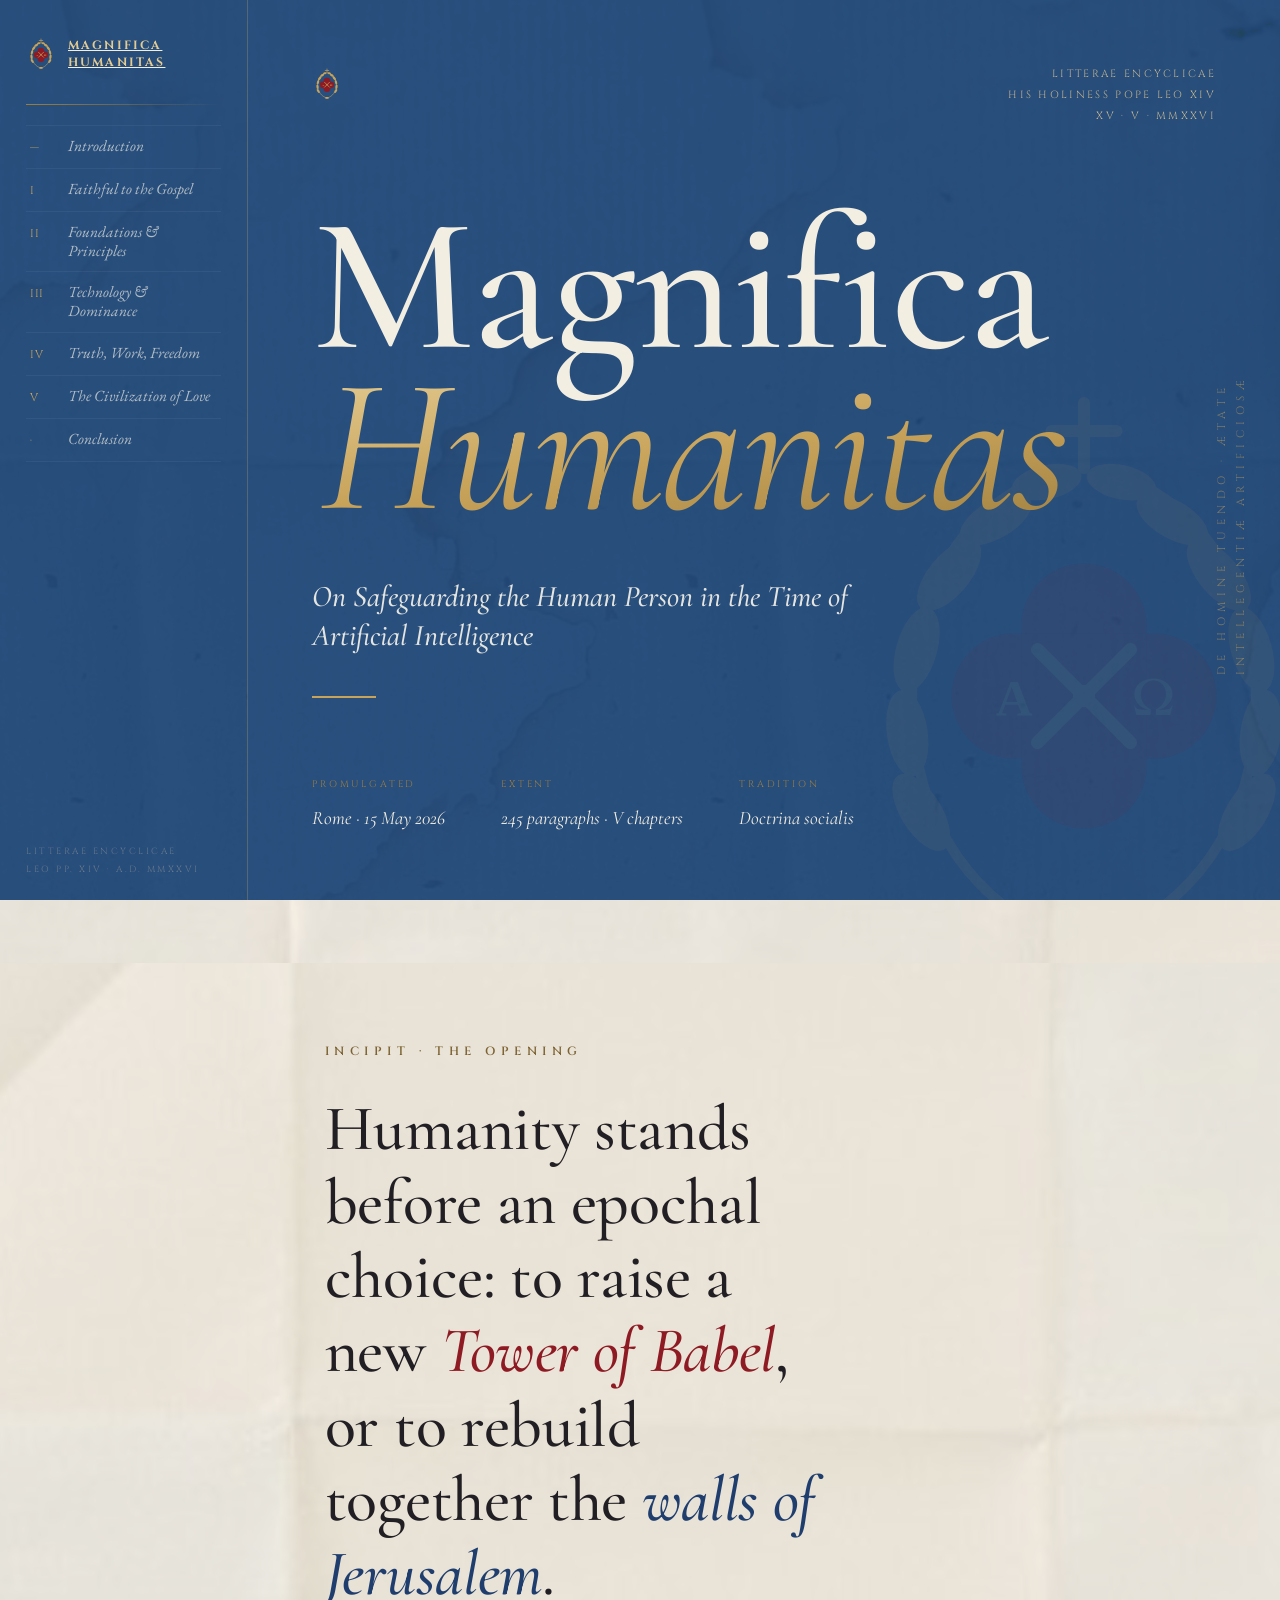
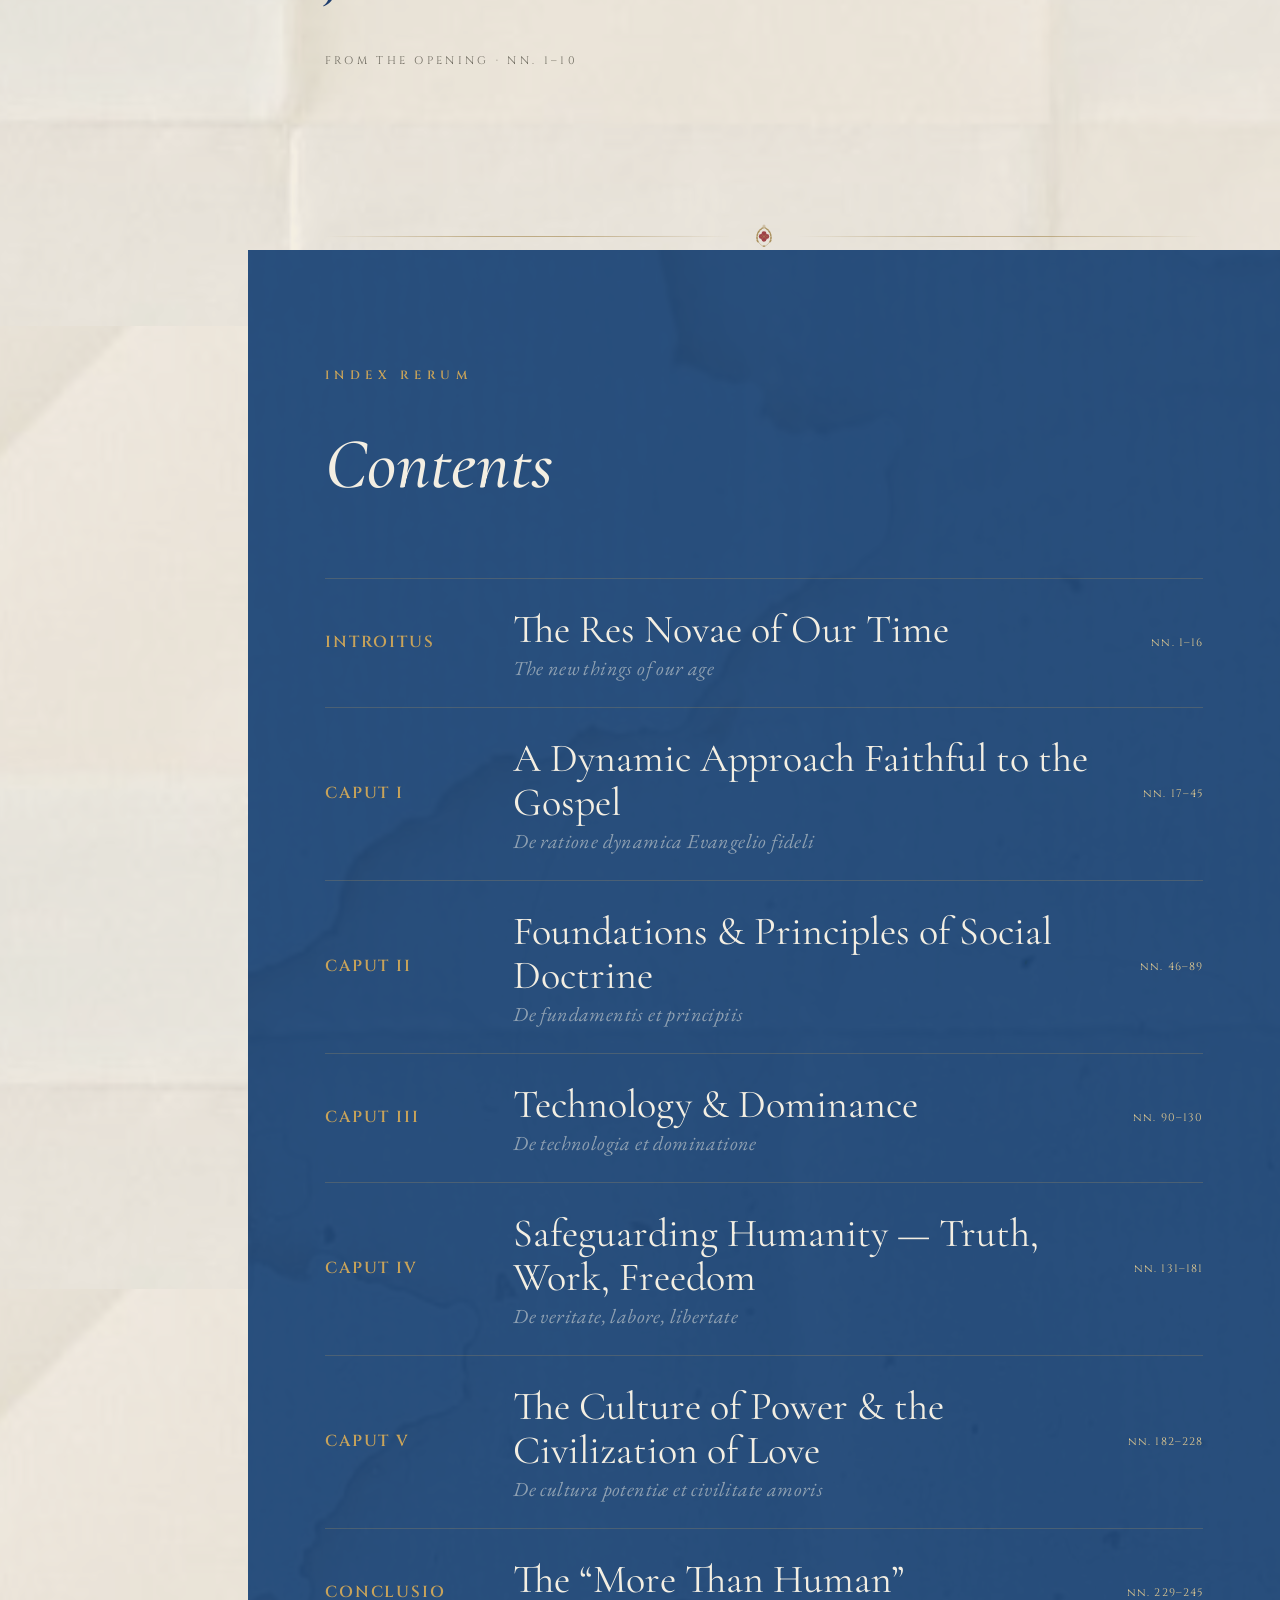
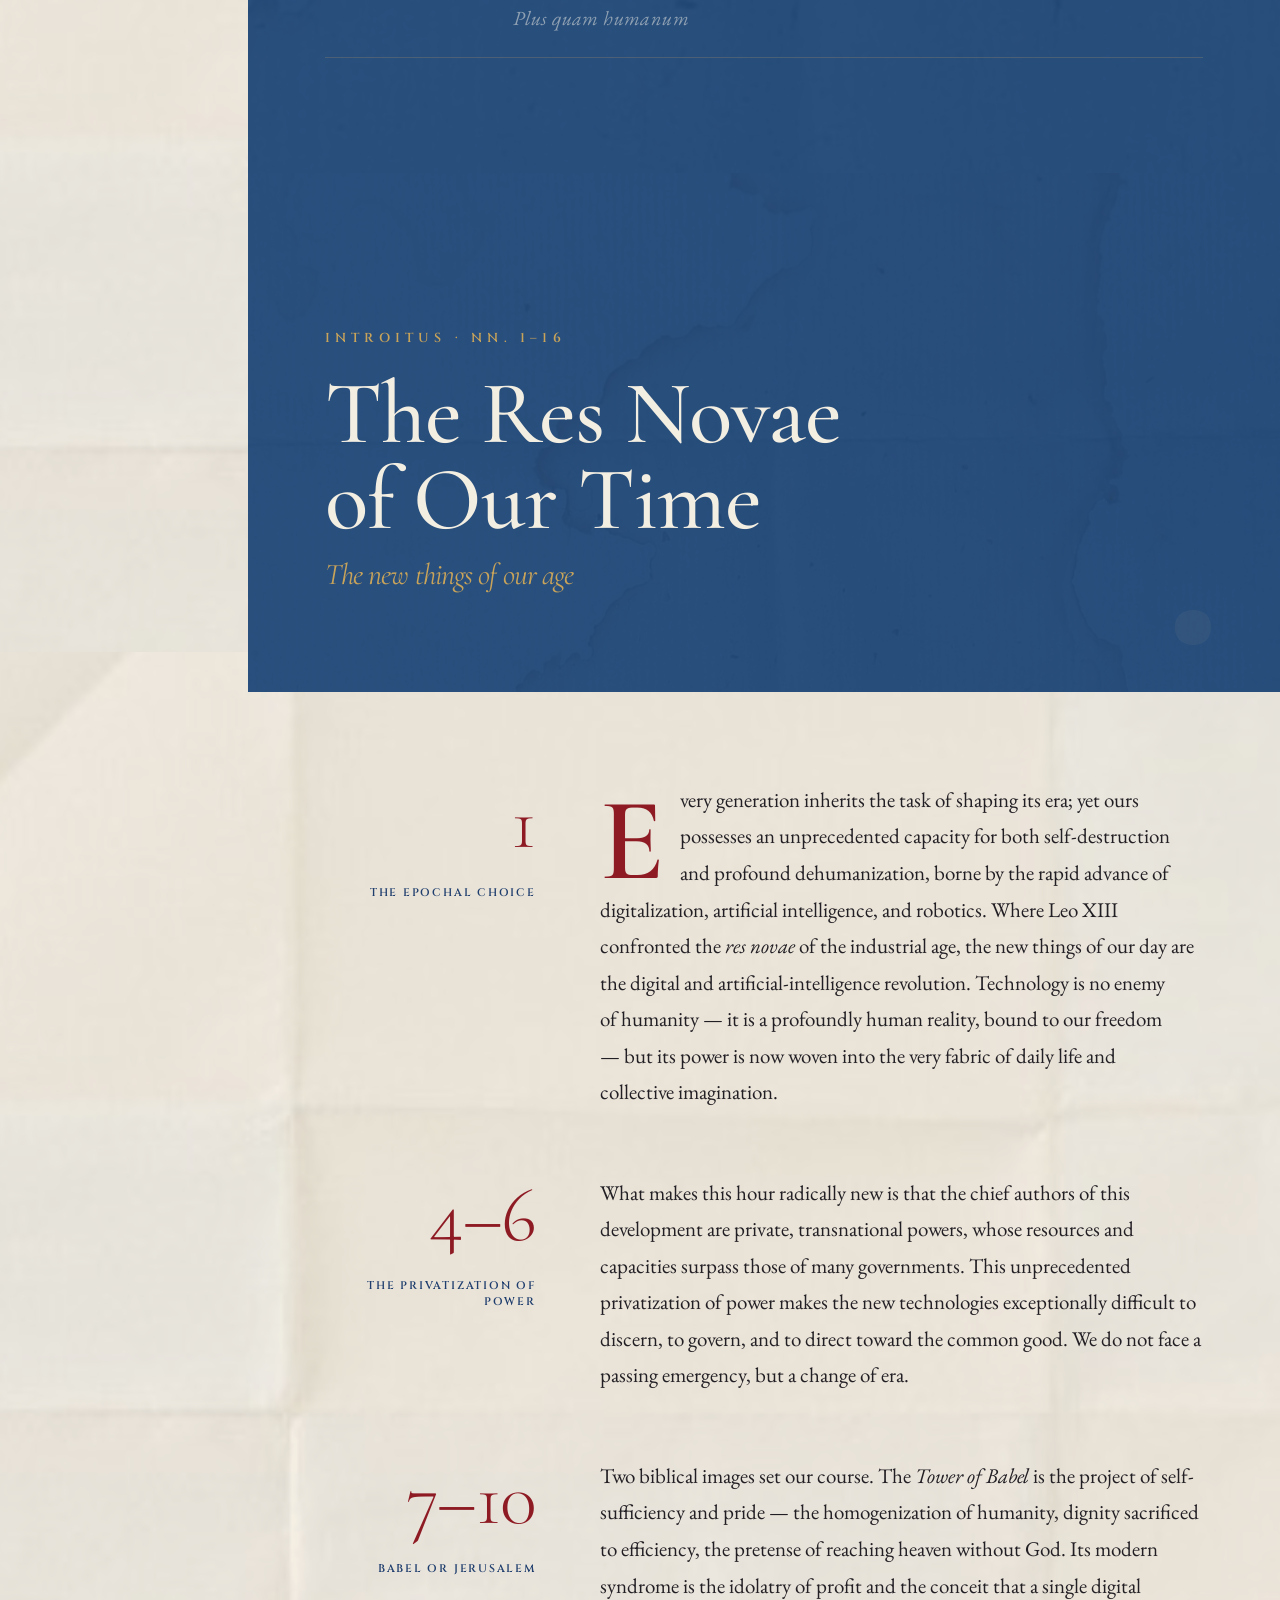
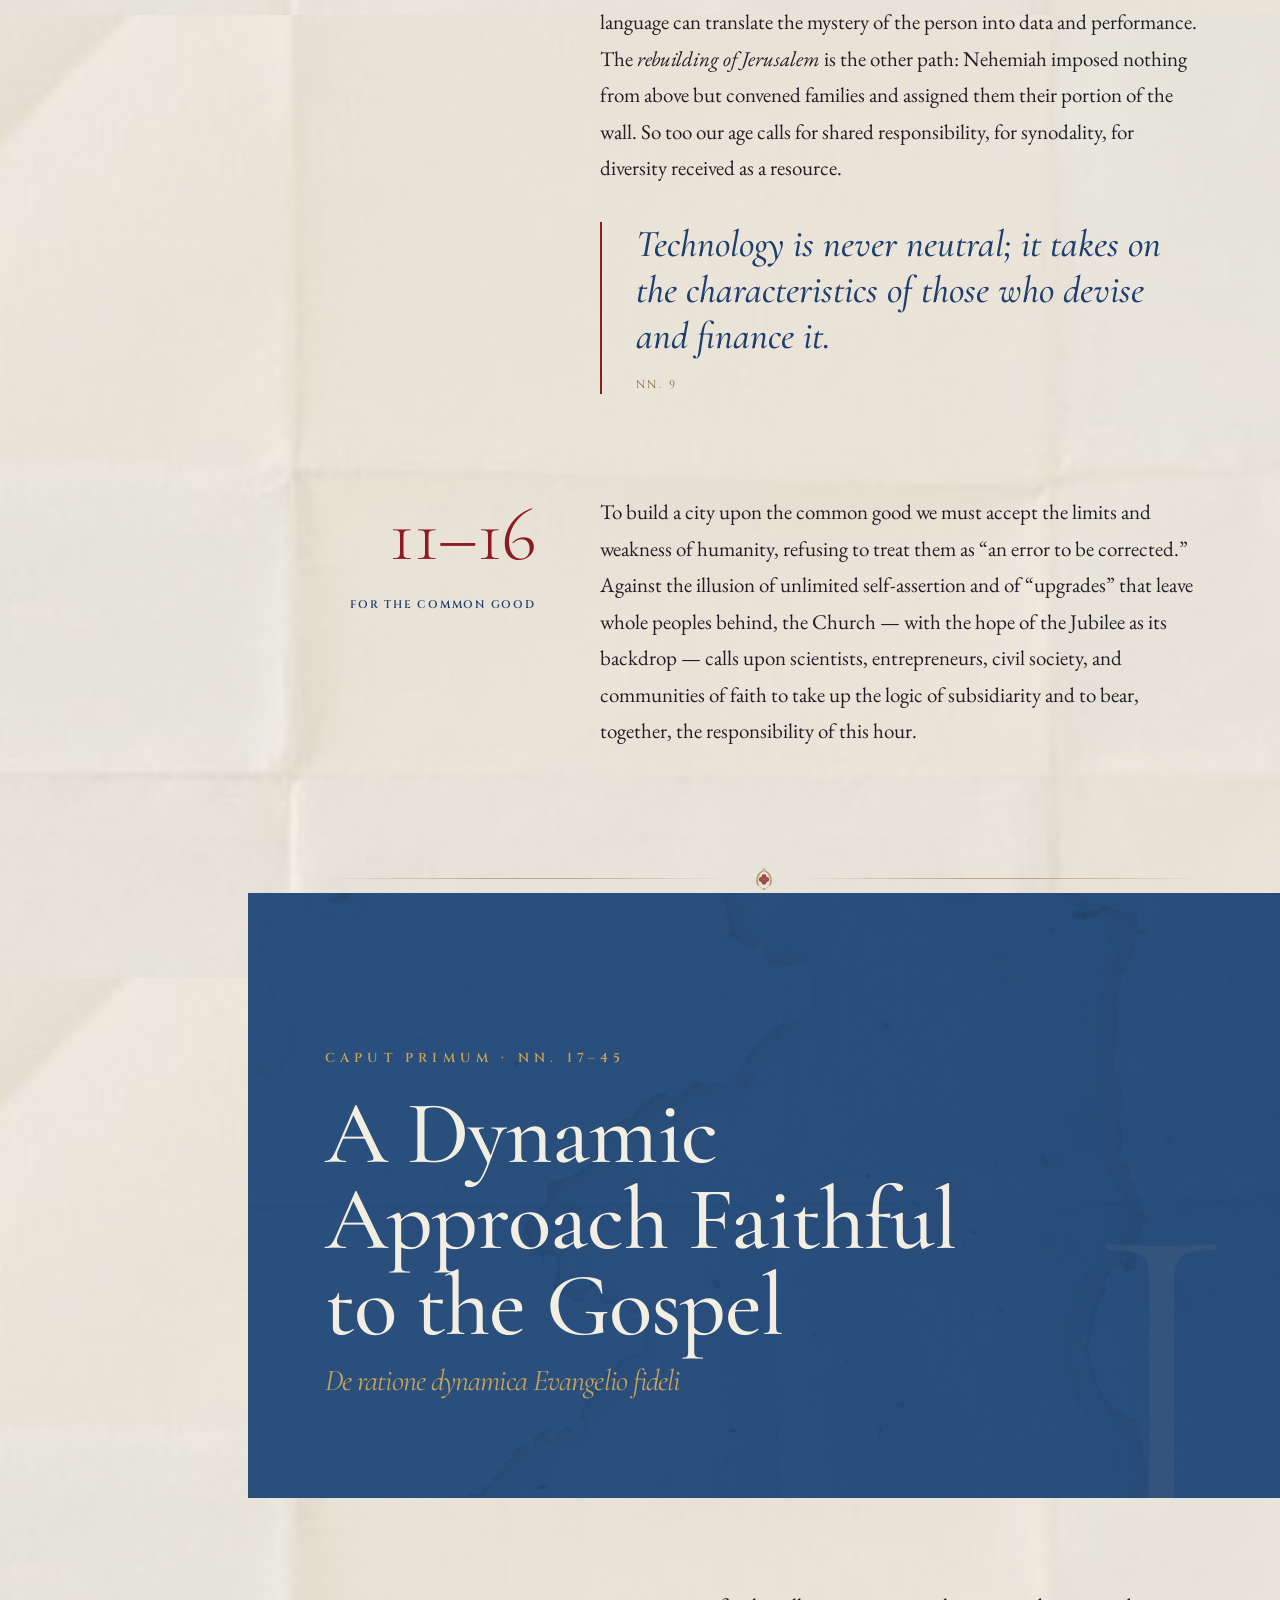
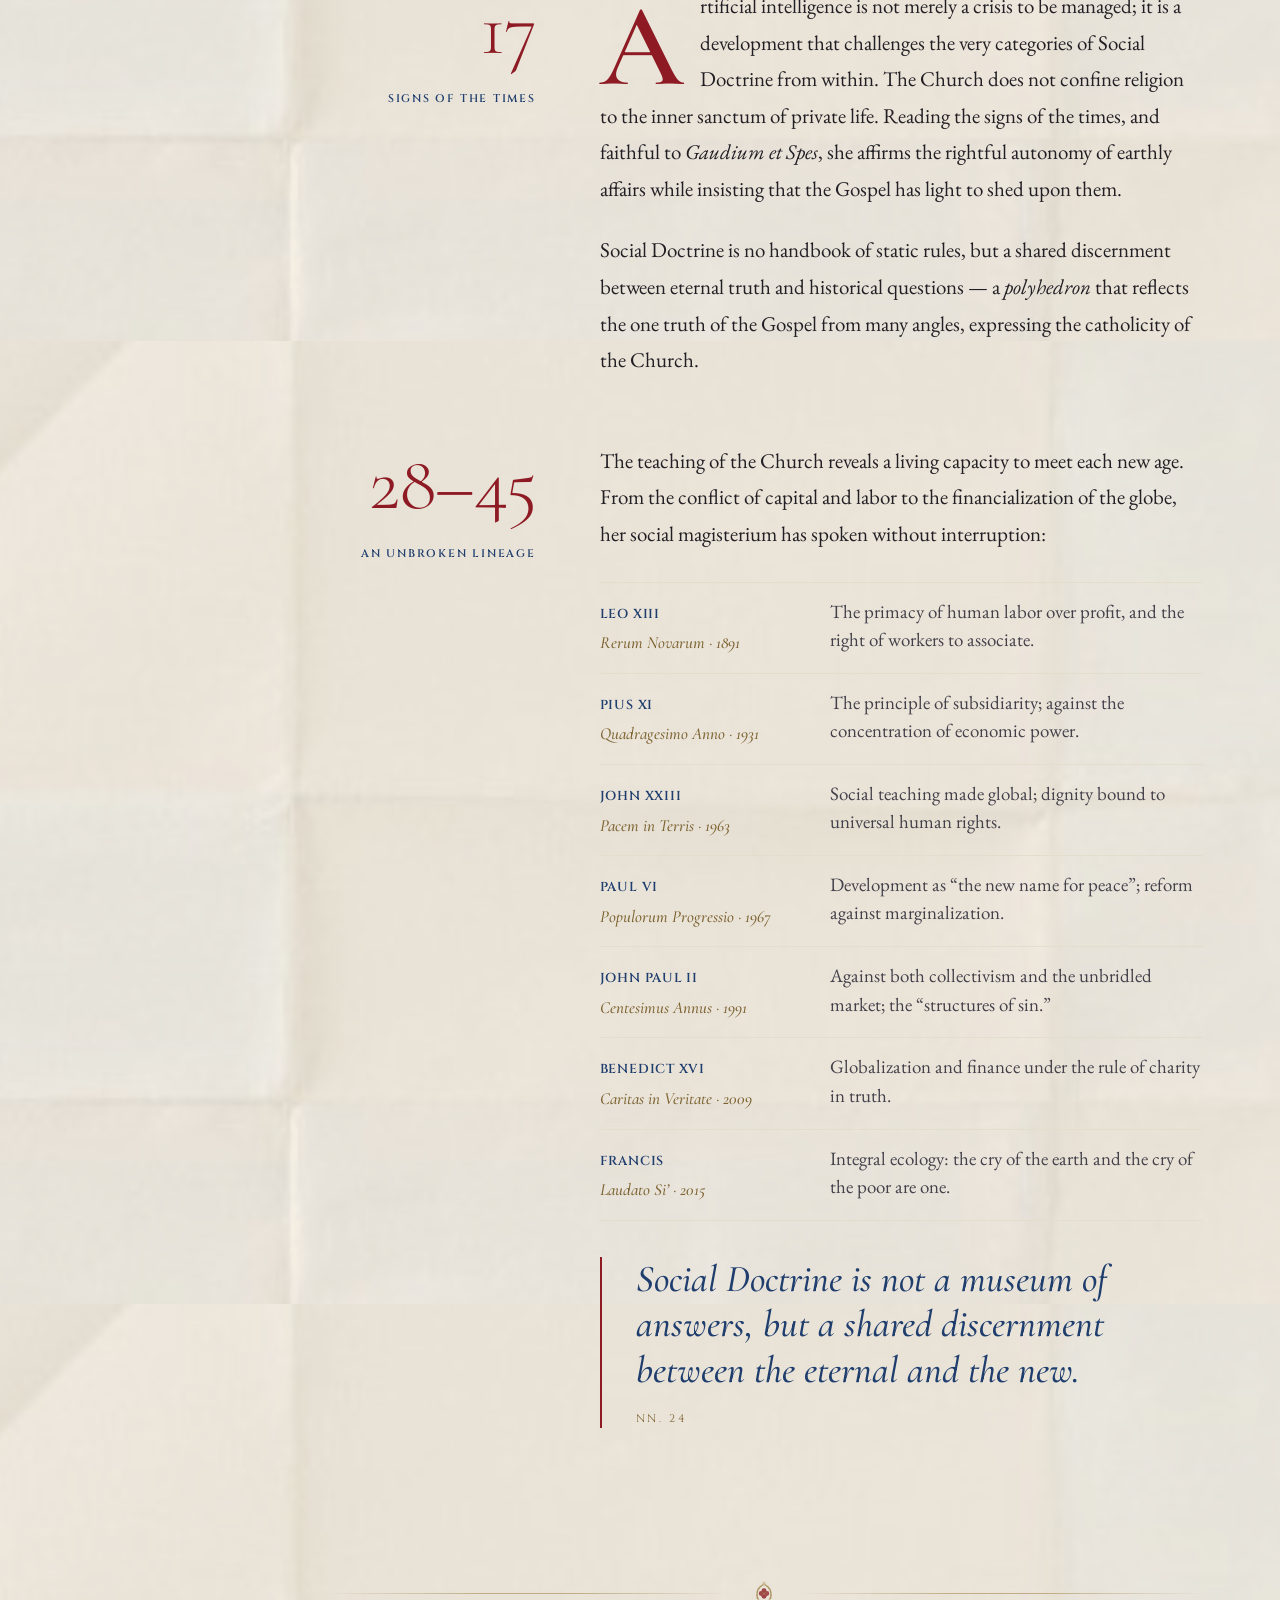
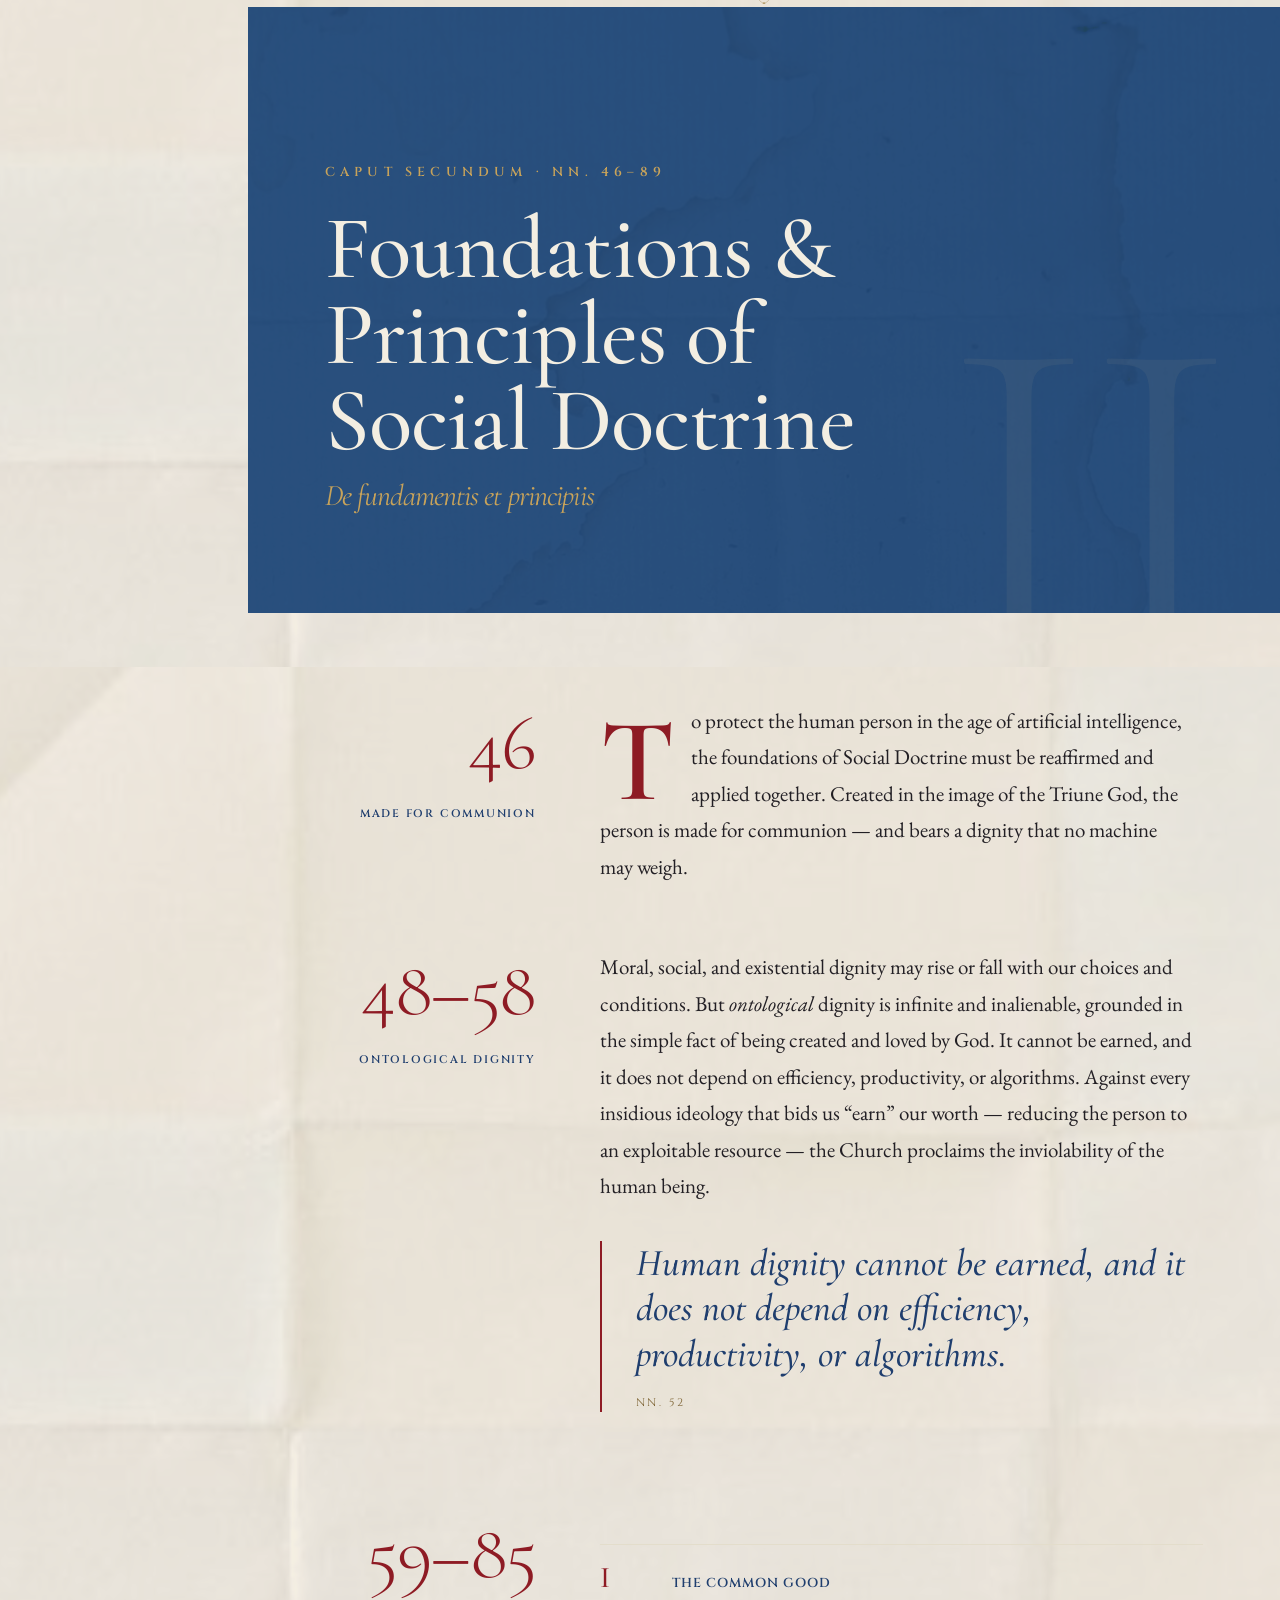
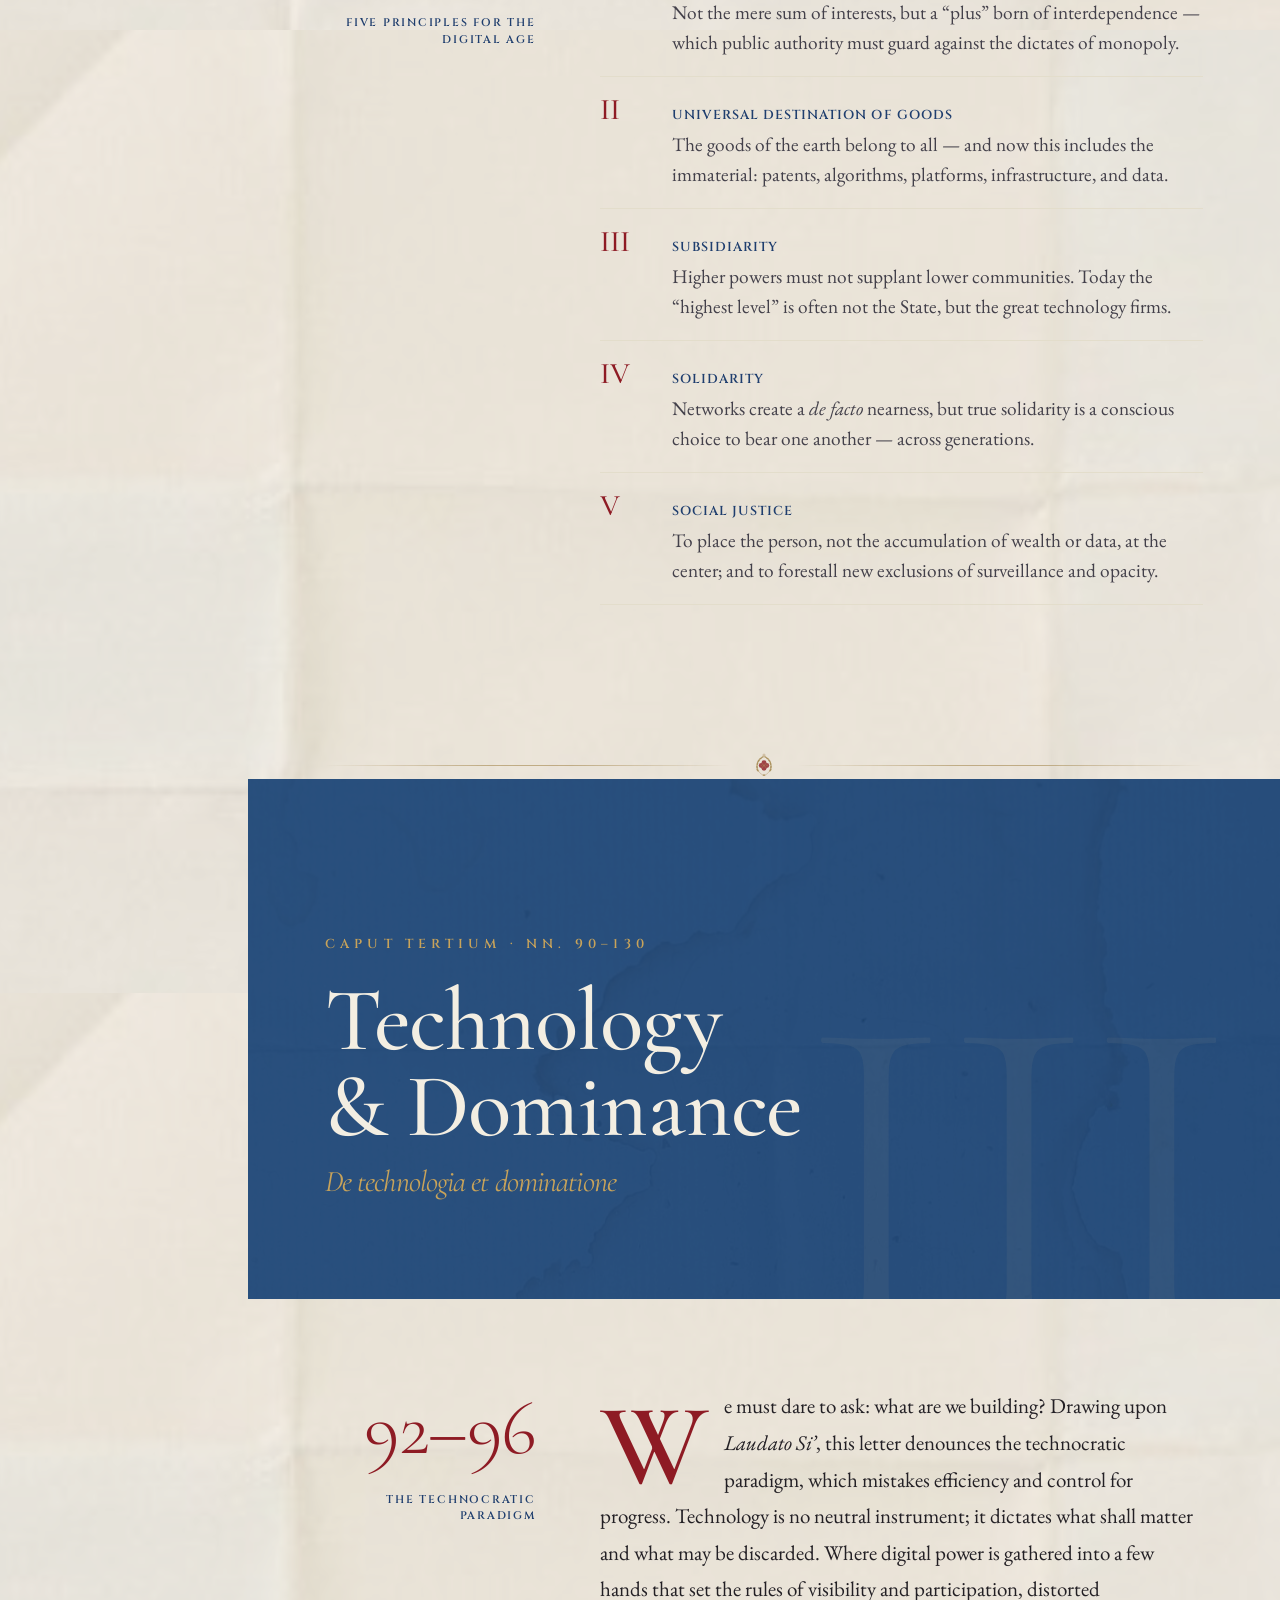
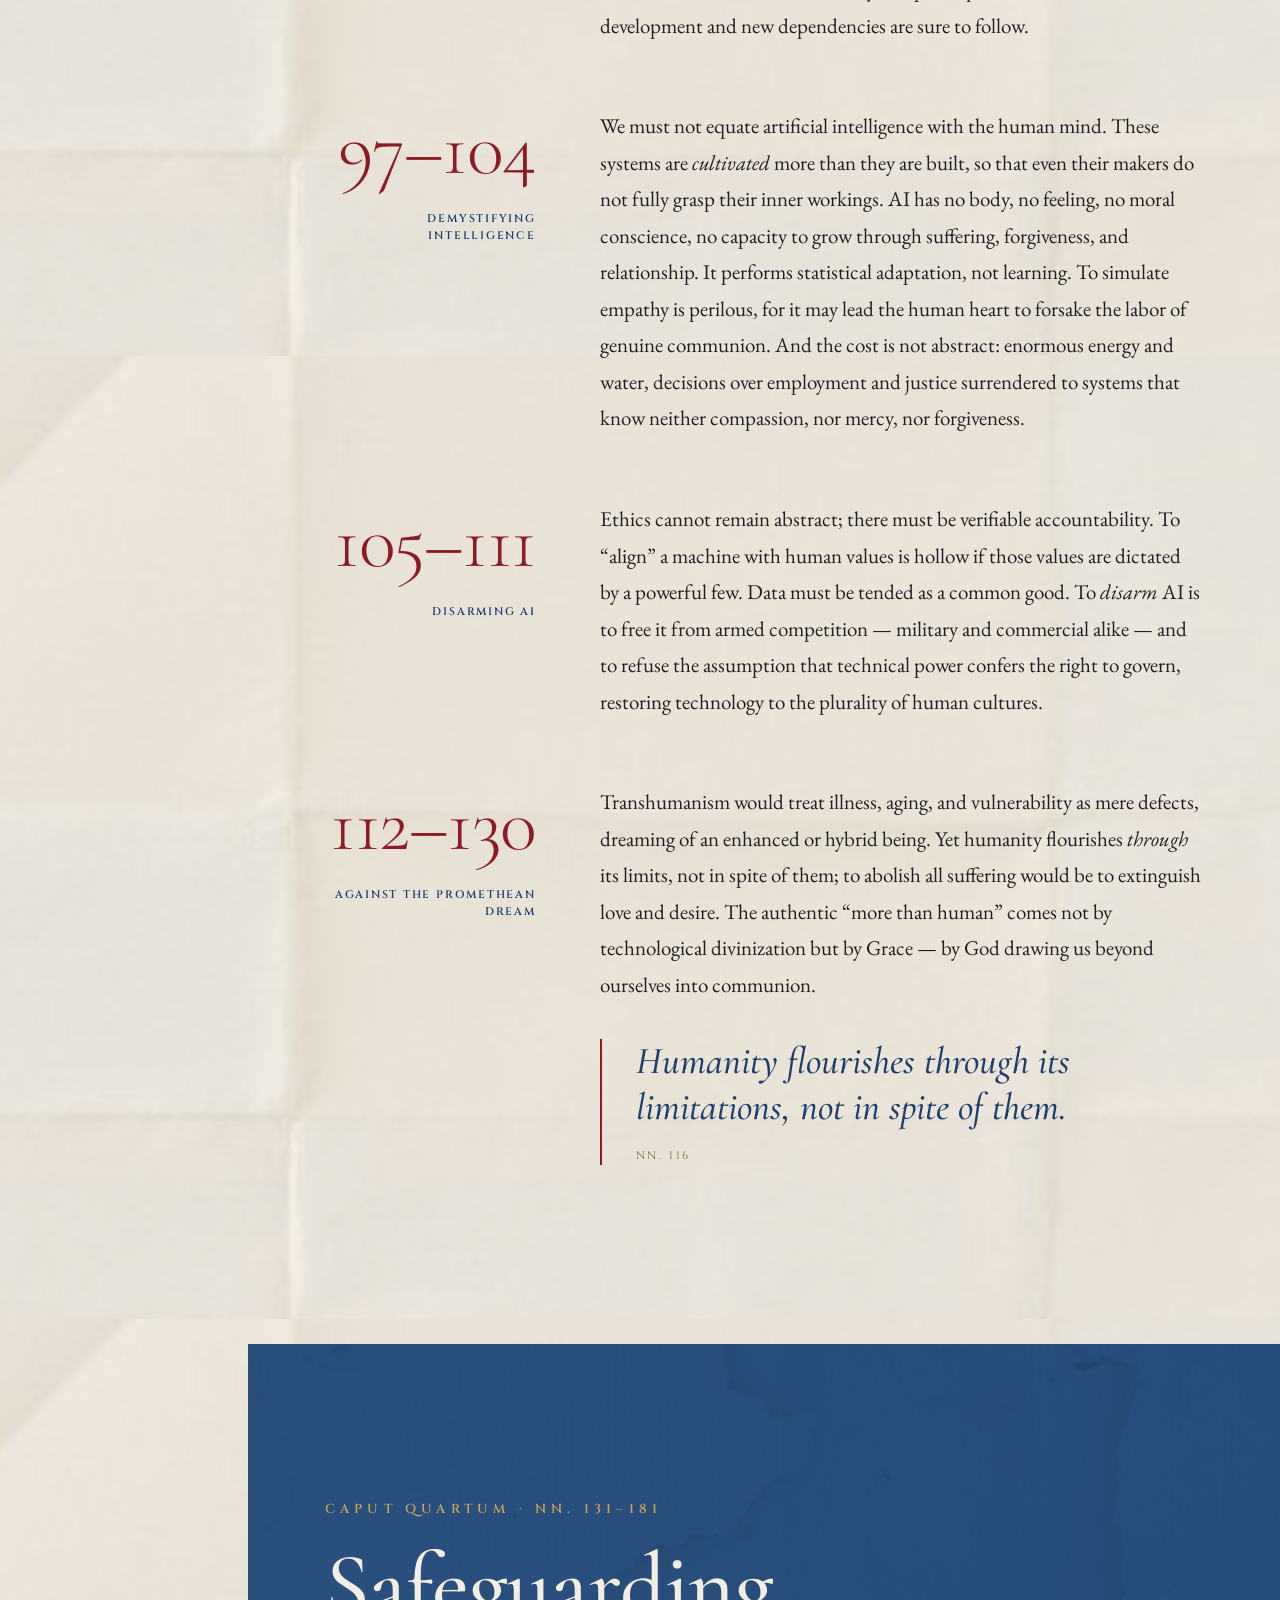
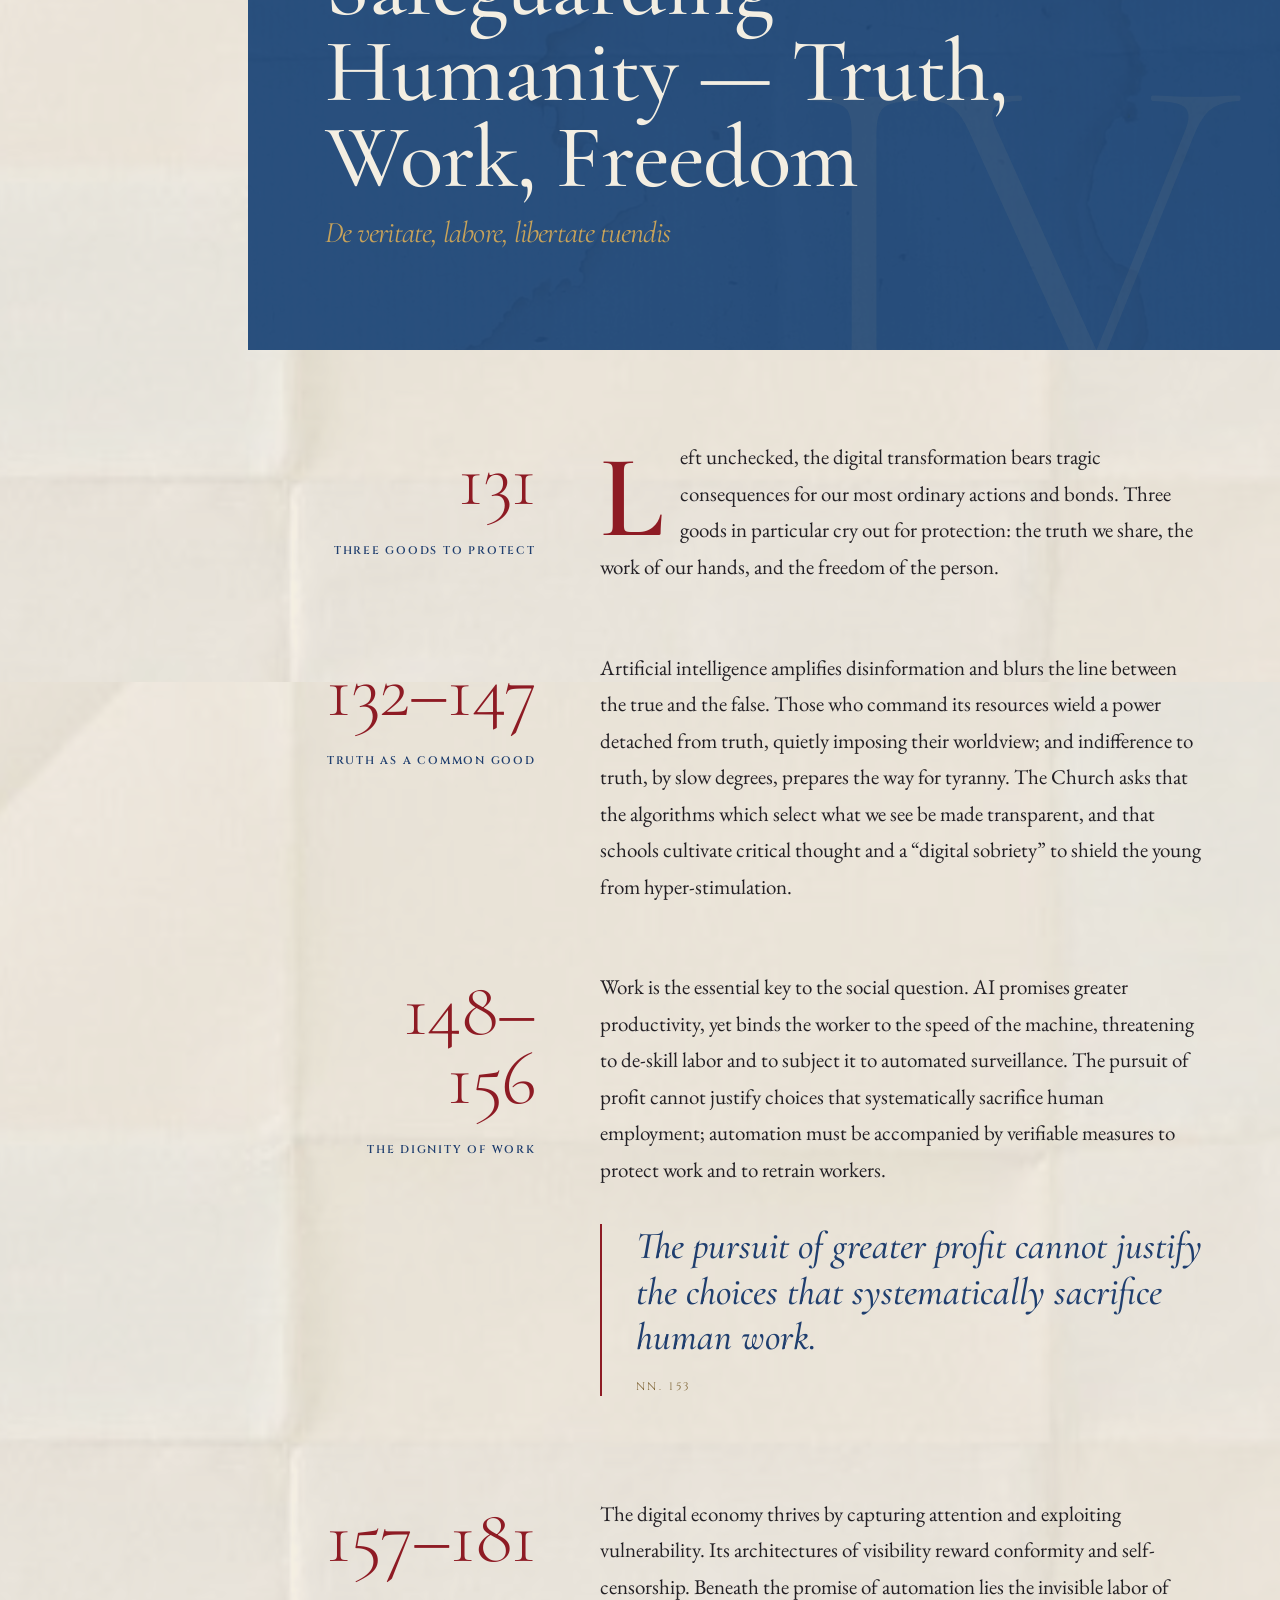
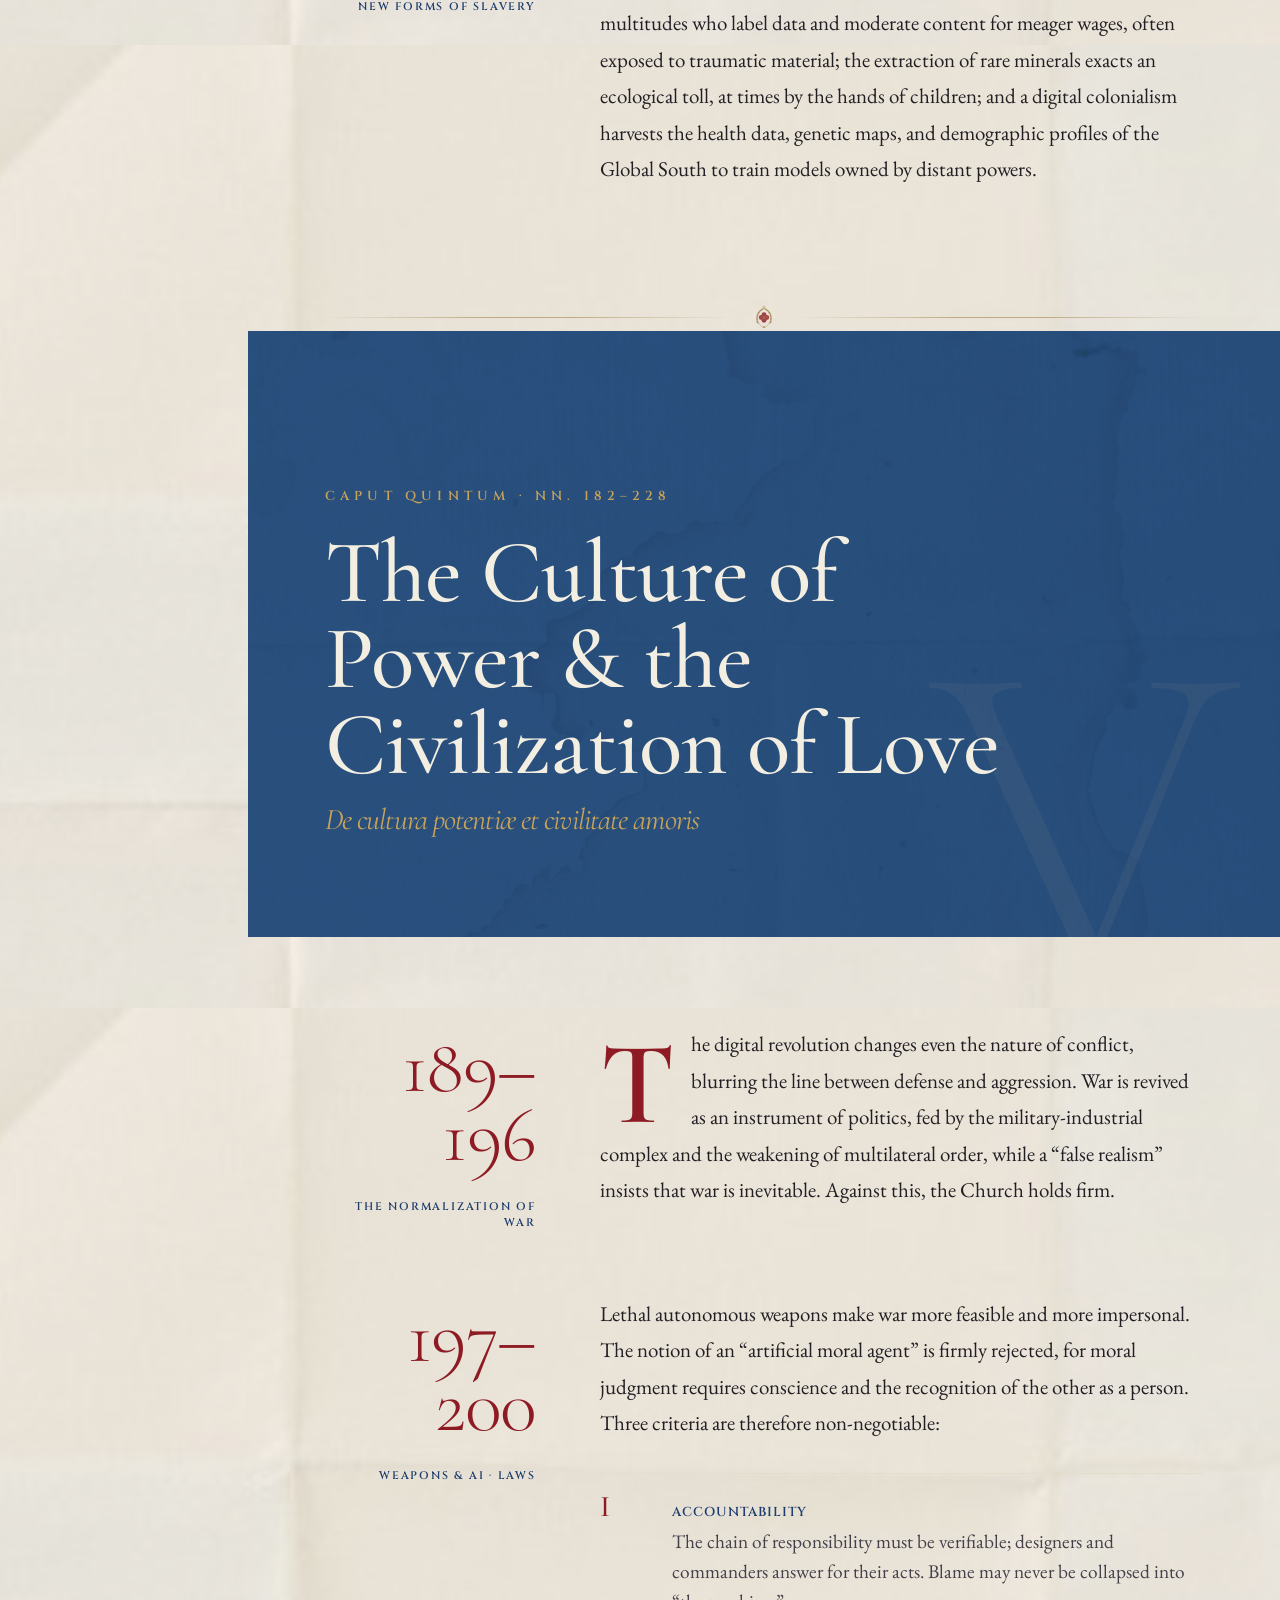
<file: VATICAN/Magnifica Humanitas.html>
<!DOCTYPE html>
<html lang="en">
<head>
<meta charset="UTF-8" />
<meta name="viewport" content="width=device-width, initial-scale=1.0" />
<title>Magnifica Humanitas — Encyclical Letter of Pope Leo XIV</title>
<meta name="description" content="Magnifica Humanitas — encyclical letter of His Holiness Pope Leo XIV on safeguarding the human person in the time of artificial intelligence. A critical-edition web presentation in five chapters, nn. 1–245." />
<meta name="theme-color" content="#1F3E6E" />
<meta property="og:type" content="article" />
<meta property="og:title" content="Magnifica Humanitas — Encyclical Letter of Pope Leo XIV" />
<meta property="og:description" content="On safeguarding the human person in the time of artificial intelligence. Litterae Encyclicae · Rome, 15 May 2026 · 245 paragraphs · V chapters." />
<meta property="og:locale" content="en_US" />
<link rel="icon" href="data:image/svg+xml,%3Csvg xmlns='http://www.w3.org/2000/svg' viewBox='0 0 120 120'%3E%3Cg fill='%238E1B24'%3E%3Ccircle cx='60' cy='37' r='22'/%3E%3Ccircle cx='37' cy='60' r='22'/%3E%3Ccircle cx='83' cy='60' r='22'/%3E%3Ccircle cx='60' cy='83' r='22'/%3E%3Crect x='38' y='38' width='44' height='44'/%3E%3C/g%3E%3Cg stroke='%23C8A35A' stroke-width='7' stroke-linecap='round'%3E%3Cline x1='43' y1='43' x2='77' y2='77'/%3E%3Cline x1='77' y1='43' x2='43' y2='77'/%3E%3C/g%3E%3C/svg%3E" />
<script>document.documentElement.classList.add('js');</script>
<link rel="preconnect" href="https://fonts.googleapis.com" />
<link rel="preconnect" href="https://fonts.gstatic.com" crossorigin />
<link href="https://fonts.googleapis.com/css2?family=Cinzel:wght@400;500;600;700&family=Cormorant+Garamond:ital,wght@0,300;0,400;0,500;0,600;1,400;1,500;1,600&family=EB+Garamond:ital,wght@0,400;0,500;0,600;1,400;1,500&display=swap" rel="stylesheet" />
<link rel="stylesheet" href="assets/styles.css?v=20260611b" />
</head>
<body>

<!-- Heraldic crest: triple tiara over crossed keys -->
<svg width="0" height="0" style="position:absolute" aria-hidden="true">
  <symbol id="crest" viewBox="0 0 120 148">
    <!-- LAUREL WREATH (gold = currentColor) -->
    <g fill="currentColor">
      <g>
        <path d="M59 130 C 37 124 23 104 23 78 C 23 54 34 37 51 30" fill="none" stroke="currentColor" stroke-width="2.2" stroke-linecap="round" />
        <ellipse cx="25" cy="102" rx="4.4" ry="9.4" transform="rotate(-32 25 102)" />
        <ellipse cx="22" cy="85"  rx="4.4" ry="9.4" transform="rotate(-8 22 85)" />
        <ellipse cx="24" cy="67"  rx="4.4" ry="9.4" transform="rotate(16 24 67)" />
        <ellipse cx="31" cy="51"  rx="4.4" ry="9.4" transform="rotate(40 31 51)" />
        <ellipse cx="41" cy="39"  rx="4.1" ry="8.6" transform="rotate(60 41 39)" />
        <ellipse cx="52" cy="31"  rx="3.7" ry="7.6" transform="rotate(78 52 31)" />
      </g>
      <g transform="translate(120,0) scale(-1,1)">
        <path d="M59 130 C 37 124 23 104 23 78 C 23 54 34 37 51 30" fill="none" stroke="currentColor" stroke-width="2.2" stroke-linecap="round" />
        <ellipse cx="25" cy="102" rx="4.4" ry="9.4" transform="rotate(-32 25 102)" />
        <ellipse cx="22" cy="85"  rx="4.4" ry="9.4" transform="rotate(-8 22 85)" />
        <ellipse cx="24" cy="67"  rx="4.4" ry="9.4" transform="rotate(16 24 67)" />
        <ellipse cx="31" cy="51"  rx="4.4" ry="9.4" transform="rotate(40 31 51)" />
        <ellipse cx="41" cy="39"  rx="4.1" ry="8.6" transform="rotate(60 41 39)" />
        <ellipse cx="52" cy="31"  rx="3.7" ry="7.6" transform="rotate(78 52 31)" />
      </g>
    </g>
    <!-- bottom tie -->
    <rect x="53" y="126" width="14" height="7" rx="3.5" fill="currentColor" />
    <!-- surmounting cross -->
    <g stroke="currentColor" stroke-width="2.6" stroke-linecap="round">
      <line x1="60" y1="14" x2="60" y2="28" />
      <line x1="53" y1="20" x2="67" y2="20" />
    </g>
    <!-- QUATREFOIL SHIELD (crimson) -->
    <g fill="#8E1B24">
      <circle cx="60" cy="62" r="13.5" />
      <circle cx="45" cy="77" r="13.5" />
      <circle cx="75" cy="77" r="13.5" />
      <circle cx="60" cy="92" r="13.5" />
      <rect x="46.5" y="63.5" width="27" height="27" />
    </g>
    <!-- crossed forms (saltire) -->
    <g stroke="currentColor" stroke-width="2.8" stroke-linecap="round">
      <line x1="50" y1="67" x2="70" y2="87" />
      <line x1="70" y1="67" x2="50" y2="87" />
    </g>
    <!-- alpha & omega monogram -->
    <g fill="currentColor" font-family="Cinzel, serif" font-weight="600" text-anchor="middle">
      <text x="45" y="81" font-size="11">&#913;</text>
      <text x="75" y="81" font-size="11">&#937;</text>
    </g>
    <circle cx="60" cy="77" r="2.4" fill="currentColor" />
  </symbol>
</svg>

<!-- ====================== CONTENTS RAIL ====================== -->
<nav class="rail" aria-label="Contents">
  <a class="rail__mark" href="#top">
    <svg style="color:var(--gold)" aria-hidden="true"><use href="#crest" /></svg>
    <span class="ttl">Magnifica<br />Humanitas</span>
  </a>
  <div class="rail__rule"></div>
  <ol class="rail__nav">
    <li><a href="#introitus"><span class="num">—</span><span class="tx">Introduction</span></a></li>
    <li><a href="#cap1"><span class="num">I</span><span class="tx">Faithful to the Gospel</span></a></li>
    <li><a href="#cap2"><span class="num">II</span><span class="tx">Foundations &amp; Principles</span></a></li>
    <li><a href="#cap3"><span class="num">III</span><span class="tx">Technology &amp; Dominance</span></a></li>
    <li><a href="#cap4"><span class="num">IV</span><span class="tx">Truth, Work, Freedom</span></a></li>
    <li><a href="#cap5"><span class="num">V</span><span class="tx">The Civilization of Love</span></a></li>
    <li><a href="#conclusio"><span class="num">·</span><span class="tx">Conclusion</span></a></li>
  </ol>
  <div class="rail__foot">Litterae Encyclicae<br />Leo PP. XIV · A.D. MMXXVI</div>
</nav>

<!-- ====================== MOBILE TOP BAR ====================== -->
<header class="topbar">
  <span class="topbar__ttl"><svg style="color:var(--gold)" aria-hidden="true"><use href="#crest" /></svg> Magnifica Humanitas</span>
  <select id="jump" aria-label="Jump to section">
    <option value="#top">Cover</option>
    <option value="#introitus">Introduction</option>
    <option value="#cap1">I · Faithful to the Gospel</option>
    <option value="#cap2">II · Foundations</option>
    <option value="#cap3">III · Technology</option>
    <option value="#cap4">IV · Truth, Work, Freedom</option>
    <option value="#cap5">V · Civilization of Love</option>
    <option value="#conclusio">Conclusion</option>
  </select>
  <div class="topbar__prog"></div>
</header>

<main class="shell" id="top">

  <!-- ====================== COVER ====================== -->
  <section class="band cover">
    <svg class="watermark" aria-hidden="true" viewBox="0 0 120 148"><use href="#crest" /></svg>
    <div class="cover__spine">De Homine Tuendo · Ætate Intellegentiæ Artificiosæ</div>
    <div class="cover__top">
      <span class="mark"><svg style="color:var(--gold)" aria-hidden="true"><use href="#crest" /></svg></span>
      <span class="meta">Litterae Encyclicae<br />His Holiness Pope Leo XIV<br />XV · V · MMXXVI</span>
    </div>
    <div class="cover__center">
      <h1>Magnifica <span class="it">Humanitas</span></h1>
      <p class="cover__sub">On Safeguarding the Human Person in the Time of Artificial Intelligence</p>
      <div class="cover__rule"></div>
    </div>
    <div class="cover__foot">
      <div class="blk"><span class="lab">Promulgated</span><span class="val">Rome · 15 May 2026</span></div>
      <div class="blk"><span class="lab">Extent</span><span class="val">245 paragraphs · V chapters</span></div>
      <div class="blk"><span class="lab">Tradition</span><span class="val">Doctrina socialis</span></div>
    </div>
  </section>

  <!-- ====================== INCIPIT ====================== -->
  <section class="incipit reveal">
    <span class="kicker">Incipit · The Opening</span>
    <p class="incipit__q">Humanity stands before an epochal choice: to raise a new <span class="babel">Tower of Babel</span>, or to rebuild together the <span class="jeru">walls of Jerusalem</span>.</p>
    <p class="incipit__attr">From the Opening · nn. 1–10</p>
  </section>

  <div class="divide reveal"><span class="ln"></span><svg style="color:var(--gold-deep)" aria-hidden="true"><use href="#crest" /></svg><span class="ln"></span></div>

  <!-- ====================== CONTENTS ====================== -->
  <section class="band contents reveal">
    <div class="contents__head">
      <span class="kicker">Index Rerum</span>
      <h2>Contents</h2>
    </div>
    <ol class="toc">
      <li><a href="#introitus"><span class="roman">Introitus</span><span class="name">The Res Novae of Our Time<em>The new things of our age</em></span><span class="nn">nn. 1–16</span></a></li>
      <li><a href="#cap1"><span class="roman">Caput I</span><span class="name">A Dynamic Approach Faithful to the Gospel<em>De ratione dynamica Evangelio fideli</em></span><span class="nn">nn. 17–45</span></a></li>
      <li><a href="#cap2"><span class="roman">Caput II</span><span class="name">Foundations &amp; Principles of Social Doctrine<em>De fundamentis et principiis</em></span><span class="nn">nn. 46–89</span></a></li>
      <li><a href="#cap3"><span class="roman">Caput III</span><span class="name">Technology &amp; Dominance<em>De technologia et dominatione</em></span><span class="nn">nn. 90–130</span></a></li>
      <li><a href="#cap4"><span class="roman">Caput IV</span><span class="name">Safeguarding Humanity — Truth, Work, Freedom<em>De veritate, labore, libertate</em></span><span class="nn">nn. 131–181</span></a></li>
      <li><a href="#cap5"><span class="roman">Caput V</span><span class="name">The Culture of Power &amp; the Civilization of Love<em>De cultura potentiæ et civilitate amoris</em></span><span class="nn">nn. 182–228</span></a></li>
      <li><a href="#conclusio"><span class="roman">Conclusio</span><span class="name">The “More Than Human”<em>Plus quam humanum</em></span><span class="nn">nn. 229–245</span></a></li>
    </ol>
  </section>

  <!-- ====================== INTRODUCTION ====================== -->
  <section id="introitus">
    <div class="band opener reveal">
      <div class="watermark" aria-hidden="true">·</div>
      <p class="caput">Introitus · nn. 1–16</p>
      <h2>The Res Novae of Our Time <span class="lat">The new things of our age</span></h2>
    </div>
    <div class="reading">
      <div class="passage reveal">
        <aside class="marg"><span class="marg__nn">1</span><span class="marg__t">The Epochal Choice</span></aside>
        <div class="body lead">
          <p>Every generation inherits the task of shaping its era; yet ours possesses an unprecedented capacity for both self-destruction and profound dehumanization, borne by the rapid advance of digitalization, artificial intelligence, and robotics. Where Leo XIII confronted the <em>res novae</em> of the industrial age, the new things of our day are the digital and artificial-intelligence revolution. Technology is no enemy of humanity — it is a profoundly human reality, bound to our freedom — but its power is now woven into the very fabric of daily life and collective imagination.</p>
        </div>
      </div>
      <div class="passage reveal">
        <aside class="marg"><span class="marg__nn">4–6</span><span class="marg__t">The Privatization of Power</span></aside>
        <div class="body">
          <p>What makes this hour radically new is that the chief authors of this development are private, transnational powers, whose resources and capacities surpass those of many governments. This unprecedented privatization of power makes the new technologies exceptionally difficult to discern, to govern, and to direct toward the common good. We do not face a passing emergency, but a change of era.</p>
        </div>
      </div>
      <div class="passage reveal">
        <aside class="marg"><span class="marg__nn">7–10</span><span class="marg__t">Babel or Jerusalem</span></aside>
        <div class="body">
          <p>Two biblical images set our course. The <em>Tower of Babel</em> is the project of self-sufficiency and pride — the homogenization of humanity, dignity sacrificed to efficiency, the pretense of reaching heaven without God. Its modern syndrome is the idolatry of profit and the conceit that a single digital language can translate the mystery of the person into data and performance. The <em>rebuilding of Jerusalem</em> is the other path: Nehemiah imposed nothing from above but convened families and assigned them their portion of the wall. So too our age calls for shared responsibility, for synodality, for diversity received as a resource.</p>
          <div class="pull"><p>Technology is never neutral; it takes on the characteristics of those who devise and finance it.</p><cite>nn. 9</cite></div>
        </div>
      </div>
      <div class="passage reveal">
        <aside class="marg"><span class="marg__nn">11–16</span><span class="marg__t">For the Common Good</span></aside>
        <div class="body">
          <p>To build a city upon the common good we must accept the limits and weakness of humanity, refusing to treat them as “an error to be corrected.” Against the illusion of unlimited self-assertion and of “upgrades” that leave whole peoples behind, the Church — with the hope of the Jubilee as its backdrop — calls upon scientists, entrepreneurs, civil society, and communities of faith to take up the logic of subsidiarity and to bear, together, the responsibility of this hour.</p>
        </div>
      </div>
    </div>
  </section>

  <div class="divide reveal"><span class="ln"></span><svg style="color:var(--gold-deep)" aria-hidden="true"><use href="#crest" /></svg><span class="ln"></span></div>

  <!-- ====================== CHAPTER I ====================== -->
  <section id="cap1">
    <div class="band opener reveal">
      <div class="watermark" aria-hidden="true">I</div>
      <p class="caput">Caput Primum · nn. 17–45</p>
      <h2>A Dynamic Approach Faithful to the Gospel <span class="lat">De ratione dynamica Evangelio fideli</span></h2>
    </div>
    <div class="reading">
      <div class="passage reveal">
        <aside class="marg"><span class="marg__nn">17</span><span class="marg__t">Signs of the Times</span></aside>
        <div class="body lead">
          <p>Artificial intelligence is not merely a crisis to be managed; it is a development that challenges the very categories of Social Doctrine from within. The Church does not confine religion to the inner sanctum of private life. Reading the signs of the times, and faithful to <em>Gaudium et Spes</em>, she affirms the rightful autonomy of earthly affairs while insisting that the Gospel has light to shed upon them.</p>
          <p>Social Doctrine is no handbook of static rules, but a shared discernment between eternal truth and historical questions — a <em>polyhedron</em> that reflects the one truth of the Gospel from many angles, expressing the catholicity of the Church.</p>
        </div>
      </div>
      <div class="passage reveal">
        <aside class="marg"><span class="marg__nn">28–45</span><span class="marg__t">An Unbroken Lineage</span></aside>
        <div class="body">
          <p>The teaching of the Church reveals a living capacity to meet each new age. From the conflict of capital and labor to the financialization of the globe, her social magisterium has spoken without interruption:</p>
          <ul class="lineage">
            <li><b>Leo XIII<span>Rerum Novarum · 1891</span></b><span class="d">The primacy of human labor over profit, and the right of workers to associate.</span></li>
            <li><b>Pius XI<span>Quadragesimo Anno · 1931</span></b><span class="d">The principle of subsidiarity; against the concentration of economic power.</span></li>
            <li><b>John XXIII<span>Pacem in Terris · 1963</span></b><span class="d">Social teaching made global; dignity bound to universal human rights.</span></li>
            <li><b>Paul VI<span>Populorum Progressio · 1967</span></b><span class="d">Development as “the new name for peace”; reform against marginalization.</span></li>
            <li><b>John Paul II<span>Centesimus Annus · 1991</span></b><span class="d">Against both collectivism and the unbridled market; the “structures of sin.”</span></li>
            <li><b>Benedict XVI<span>Caritas in Veritate · 2009</span></b><span class="d">Globalization and finance under the rule of charity in truth.</span></li>
            <li><b>Francis<span>Laudato Si’ · 2015</span></b><span class="d">Integral ecology: the cry of the earth and the cry of the poor are one.</span></li>
          </ul>
          <div class="pull"><p>Social Doctrine is not a museum of answers, but a shared discernment between the eternal and the new.</p><cite>nn. 24</cite></div>
        </div>
      </div>
    </div>
  </section>

  <div class="divide reveal"><span class="ln"></span><svg style="color:var(--gold-deep)" aria-hidden="true"><use href="#crest" /></svg><span class="ln"></span></div>

  <!-- ====================== CHAPTER II ====================== -->
  <section id="cap2">
    <div class="band opener reveal">
      <div class="watermark" aria-hidden="true">II</div>
      <p class="caput">Caput Secundum · nn. 46–89</p>
      <h2>Foundations &amp; Principles of Social Doctrine <span class="lat">De fundamentis et principiis</span></h2>
    </div>
    <div class="reading">
      <div class="passage reveal">
        <aside class="marg"><span class="marg__nn">46</span><span class="marg__t">Made for Communion</span></aside>
        <div class="body lead">
          <p>To protect the human person in the age of artificial intelligence, the foundations of Social Doctrine must be reaffirmed and applied together. Created in the image of the Triune God, the person is made for communion — and bears a dignity that no machine may weigh.</p>
        </div>
      </div>
      <div class="passage reveal">
        <aside class="marg"><span class="marg__nn">48–58</span><span class="marg__t">Ontological Dignity</span></aside>
        <div class="body">
          <p>Moral, social, and existential dignity may rise or fall with our choices and conditions. But <em>ontological</em> dignity is infinite and inalienable, grounded in the simple fact of being created and loved by God. It cannot be earned, and it does not depend on efficiency, productivity, or algorithms. Against every insidious ideology that bids us “earn” our worth — reducing the person to an exploitable resource — the Church proclaims the inviolability of the human being.</p>
          <div class="pull"><p>Human dignity cannot be earned, and it does not depend on efficiency, productivity, or algorithms.</p><cite>nn. 52</cite></div>
        </div>
      </div>
      <div class="passage reveal">
        <aside class="marg"><span class="marg__nn">59–85</span><span class="marg__t">Five Principles for the Digital Age</span></aside>
        <div class="body">
          <ol class="ord">
            <li><div class="d"><b>The Common Good</b>Not the mere sum of interests, but a “plus” born of interdependence — which public authority must guard against the dictates of monopoly.</div></li>
            <li><div class="d"><b>Universal Destination of Goods</b>The goods of the earth belong to all — and now this includes the immaterial: patents, algorithms, platforms, infrastructure, and data.</div></li>
            <li><div class="d"><b>Subsidiarity</b>Higher powers must not supplant lower communities. Today the “highest level” is often not the State, but the great technology firms.</div></li>
            <li><div class="d"><b>Solidarity</b>Networks create a <em>de facto</em> nearness, but true solidarity is a conscious choice to bear one another — across generations.</div></li>
            <li><div class="d"><b>Social Justice</b>To place the person, not the accumulation of wealth or data, at the center; and to forestall new exclusions of surveillance and opacity.</div></li>
          </ol>
        </div>
      </div>
    </div>
  </section>

  <div class="divide reveal"><span class="ln"></span><svg style="color:var(--gold-deep)" aria-hidden="true"><use href="#crest" /></svg><span class="ln"></span></div>

  <!-- ====================== CHAPTER III ====================== -->
  <section id="cap3">
    <div class="band opener reveal">
      <div class="watermark" aria-hidden="true">III</div>
      <p class="caput">Caput Tertium · nn. 90–130</p>
      <h2>Technology &amp; Dominance <span class="lat">De technologia et dominatione</span></h2>
    </div>
    <div class="reading">
      <div class="passage reveal">
        <aside class="marg"><span class="marg__nn">92–96</span><span class="marg__t">The Technocratic Paradigm</span></aside>
        <div class="body lead">
          <p>We must dare to ask: what are we building? Drawing upon <em>Laudato Si’</em>, this letter denounces the technocratic paradigm, which mistakes efficiency and control for progress. Technology is no neutral instrument; it dictates what shall matter and what may be discarded. Where digital power is gathered into a few hands that set the rules of visibility and participation, distorted development and new dependencies are sure to follow.</p>
        </div>
      </div>
      <div class="passage reveal">
        <aside class="marg"><span class="marg__nn">97–104</span><span class="marg__t">Demystifying Intelligence</span></aside>
        <div class="body">
          <p>We must not equate artificial intelligence with the human mind. These systems are <em>cultivated</em> more than they are built, so that even their makers do not fully grasp their inner workings. AI has no body, no feeling, no moral conscience, no capacity to grow through suffering, forgiveness, and relationship. It performs statistical adaptation, not learning. To simulate empathy is perilous, for it may lead the human heart to forsake the labor of genuine communion. And the cost is not abstract: enormous energy and water, decisions over employment and justice surrendered to systems that know neither compassion, nor mercy, nor forgiveness.</p>
        </div>
      </div>
      <div class="passage reveal">
        <aside class="marg"><span class="marg__nn">105–111</span><span class="marg__t">Disarming AI</span></aside>
        <div class="body">
          <p>Ethics cannot remain abstract; there must be verifiable accountability. To “align” a machine with human values is hollow if those values are dictated by a powerful few. Data must be tended as a common good. To <em>disarm</em> AI is to free it from armed competition — military and commercial alike — and to refuse the assumption that technical power confers the right to govern, restoring technology to the plurality of human cultures.</p>
        </div>
      </div>
      <div class="passage reveal">
        <aside class="marg"><span class="marg__nn">112–130</span><span class="marg__t">Against the Promethean Dream</span></aside>
        <div class="body">
          <p>Transhumanism would treat illness, aging, and vulnerability as mere defects, dreaming of an enhanced or hybrid being. Yet humanity flourishes <em>through</em> its limits, not in spite of them; to abolish all suffering would be to extinguish love and desire. The authentic “more than human” comes not by technological divinization but by Grace — by God drawing us beyond ourselves into communion.</p>
          <div class="pull"><p>Humanity flourishes through its limitations, not in spite of them.</p><cite>nn. 116</cite></div>
        </div>
      </div>
    </div>
  </section>

  <div class="divide reveal"><span class="ln"></span><svg style="color:var(--gold-deep)" aria-hidden="true"><use href="#crest" /></svg><span class="ln"></span></div>

  <!-- ====================== CHAPTER IV ====================== -->
  <section id="cap4">
    <div class="band opener reveal">
      <div class="watermark" aria-hidden="true">IV</div>
      <p class="caput">Caput Quartum · nn. 131–181</p>
      <h2>Safeguarding Humanity — Truth, Work, Freedom <span class="lat">De veritate, labore, libertate tuendis</span></h2>
    </div>
    <div class="reading">
      <div class="passage reveal">
        <aside class="marg"><span class="marg__nn">131</span><span class="marg__t">Three Goods to Protect</span></aside>
        <div class="body lead">
          <p>Left unchecked, the digital transformation bears tragic consequences for our most ordinary actions and bonds. Three goods in particular cry out for protection: the truth we share, the work of our hands, and the freedom of the person.</p>
        </div>
      </div>
      <div class="passage reveal">
        <aside class="marg"><span class="marg__nn">132–147</span><span class="marg__t">Truth as a Common Good</span></aside>
        <div class="body">
          <p>Artificial intelligence amplifies disinformation and blurs the line between the true and the false. Those who command its resources wield a power detached from truth, quietly imposing their worldview; and indifference to truth, by slow degrees, prepares the way for tyranny. The Church asks that the algorithms which select what we see be made transparent, and that schools cultivate critical thought and a “digital sobriety” to shield the young from hyper-stimulation.</p>
        </div>
      </div>
      <div class="passage reveal">
        <aside class="marg"><span class="marg__nn">148–156</span><span class="marg__t">The Dignity of Work</span></aside>
        <div class="body">
          <p>Work is the essential key to the social question. AI promises greater productivity, yet binds the worker to the speed of the machine, threatening to de-skill labor and to subject it to automated surveillance. The pursuit of profit cannot justify choices that systematically sacrifice human employment; automation must be accompanied by verifiable measures to protect work and to retrain workers.</p>
          <div class="pull"><p>The pursuit of greater profit cannot justify the choices that systematically sacrifice human work.</p><cite>nn. 153</cite></div>
        </div>
      </div>
      <div class="passage reveal">
        <aside class="marg"><span class="marg__nn">157–181</span><span class="marg__t">New Forms of Slavery</span></aside>
        <div class="body">
          <p>The digital economy thrives by capturing attention and exploiting vulnerability. Its architectures of visibility reward conformity and self-censorship. Beneath the promise of automation lies the invisible labor of multitudes who label data and moderate content for meager wages, often exposed to traumatic material; the extraction of rare minerals exacts an ecological toll, at times by the hands of children; and a digital colonialism harvests the health data, genetic maps, and demographic profiles of the Global South to train models owned by distant powers.</p>
        </div>
      </div>
    </div>
  </section>

  <div class="divide reveal"><span class="ln"></span><svg style="color:var(--gold-deep)" aria-hidden="true"><use href="#crest" /></svg><span class="ln"></span></div>

  <!-- ====================== CHAPTER V ====================== -->
  <section id="cap5">
    <div class="band opener reveal">
      <div class="watermark" aria-hidden="true">V</div>
      <p class="caput">Caput Quintum · nn. 182–228</p>
      <h2>The Culture of Power &amp; the Civilization of Love <span class="lat">De cultura potentiæ et civilitate amoris</span></h2>
    </div>
    <div class="reading">
      <div class="passage reveal">
        <aside class="marg"><span class="marg__nn">189–196</span><span class="marg__t">The Normalization of War</span></aside>
        <div class="body lead">
          <p>The digital revolution changes even the nature of conflict, blurring the line between defense and aggression. War is revived as an instrument of politics, fed by the military-industrial complex and the weakening of multilateral order, while a “false realism” insists that war is inevitable. Against this, the Church holds firm.</p>
        </div>
      </div>
      <div class="passage reveal">
        <aside class="marg"><span class="marg__nn">197–200</span><span class="marg__t">Weapons &amp; AI · LAWS</span></aside>
        <div class="body">
          <p>Lethal autonomous weapons make war more feasible and more impersonal. The notion of an “artificial moral agent” is firmly rejected, for moral judgment requires conscience and the recognition of the other as a person. Three criteria are therefore non-negotiable:</p>
          <ol class="ord">
            <li><div class="d"><b>Accountability</b>The chain of responsibility must be verifiable; designers and commanders answer for their acts. Blame may never be collapsed into “the machine.”</div></li>
            <li><div class="d"><b>The Moral Timeframe</b>Speed and efficiency must never become the supreme motive for irreversible, lethal decisions.</div></li>
            <li><div class="d"><b>Human Control</b>The decision to use lethal force can never be delegated to opaque or automated processes; it must remain under effective, responsible human control.</div></li>
          </ol>
        </div>
      </div>
      <div class="passage reveal">
        <aside class="marg"><span class="marg__nn">210–228</span><span class="marg__t">Five Paths to the Civilization of Love</span></aside>
        <div class="body">
          <ol class="ord">
            <li><div class="d"><b>Disarming Words</b>Refusing the paradigm of war in our daily speech and online discourse.</div></li>
            <li><div class="d"><b>Peace through Justice</b>Knowing that peace is the fruit of justice, not merely the absence of conflict.</div></li>
            <li><div class="d"><b>The Perspective of Victims</b>Listening to those who suffer, that violence may never be sanitized.</div></li>
            <li><div class="d"><b>A Healthy Realism</b>Avoiding alike the cynicism that surrenders to violence and the naïveté that ignores it.</div></li>
            <li><div class="d"><b>Dialogue &amp; Multilateralism</b>Demanding that diplomacy, not force nor cyber-attack, mediate the quarrels of nations.</div></li>
          </ol>
        </div>
      </div>
    </div>
  </section>

  <div class="divide reveal"><span class="ln"></span><svg style="color:var(--gold-deep)" aria-hidden="true"><use href="#crest" /></svg><span class="ln"></span></div>

  <!-- ====================== CONCLUSION ====================== -->
  <section id="conclusio">
    <div class="band opener reveal">
      <div class="watermark" aria-hidden="true">·</div>
      <p class="caput">Conclusio · nn. 229–245</p>
      <h2>The “More Than Human” <span class="lat">Plus quam humanum</span></h2>
    </div>
    <div class="reading">
      <div class="passage reveal">
        <aside class="marg"><span class="marg__nn">229</span><span class="marg__t">The Word Became Flesh</span></aside>
        <div class="body lead">
          <p>The letter closes with a reflection upon the Incarnation, set against the promises of transhumanism. The Word became flesh: God descended into human fragility, and so made our very weakness the setting of salvation. What saves humanity is not an upgrade, but a descent of love into the most fragile point of our history, renewing it from within.</p>
          <div class="pull"><p>What saves humanity is the divine love that descends into the most fragile point of our history and renews it from within.</p><cite>nn. 231</cite></div>
        </div>
      </div>
      <div class="passage reveal">
        <aside class="marg"><span class="marg__nn">236–242</span><span class="marg__t">The Wise Architect</span></aside>
        <div class="body">
          <p>Believers are not called to be passive spectators of technological fracture. They are summoned, like wise architects, into the very construction sites of history — the laboratories, the companies, the algorithms — to rebuild there the walls of human dignity.</p>
        </div>
      </div>
      <div class="passage reveal">
        <aside class="marg"><span class="marg__nn">243–245</span><span class="marg__t">The Magnificat</span></aside>
        <div class="body">
          <p>This epochal passage is entrusted to the Blessed Virgin Mary, who beholds history from the vantage of the lowly rather than the powerful. Her song of hope is the compass by which we may live the Gospel in the digital age.</p>
        </div>
      </div>
    </div>
  </section>

  <!-- ====================== COLOPHON ====================== -->
  <footer class="band colophon reveal">
    <svg class="colophon__seal" style="color:var(--gold)" aria-hidden="true"><use href="#crest" /></svg>
    <p class="colophon__given">Given at Rome, at Saint Peter’s, on the fifteenth day of May, in the year of our Lord two thousand and twenty-six, the second of our Pontificate.</p>
    <p class="colophon__sig">Leo PP. XIV</p>
    <p class="colophon__role">Servus Servorum Dei</p>
    <div class="colophon__line"></div>
    <p class="colophon__fine">Honor · Fides · Servitium · Traditio</p>
  </footer>

</main>

<script src="assets/script.js?v=20260610b"></script>
</body>
</html>
</file>
<file: assets/styles.css>
/* ============================================================
   MAGNIFICA HUMANITAS — Encyclical, Critical-Edition Layout
   Cape Art Direction · ivory-dominant, ink-navy bands,
   restrained gold, oversized marginal apparatus
   ============================================================ */

:root {
  --royal:    #1F3E6E;
  --crimson:  #8E1B24;
  --crimson-2:#6f141b;
  --gold:     #C8A35A;
  --gold-deep:#9c7d3f;
  --gold-lite:#e3cb92;
  --gold-light:#d8bd6a; /* antique-gold highlight (flat) */
  --gold-shadow:#4d3510; /* antique-gold lowlight */
  --gold-antique:#b8933f; /* flat antique-gold ink (numerals/linework) */
  --gold-dark2:#6f501b;  /* deep antique-gold ink */
  --gold-hairline:rgba(184,147,63,.62); /* engraved gold line */
  --gold-soft:rgba(184,147,63,.24);     /* faint gold edge */
  /* antique-foil crest palette (wider contrast for metallic shine) */
  --foil-void:#3f2c0d; --foil-dark:#6a4815; --foil-bronze:#9a7028;
  --foil-mid:#c49a3d; --foil-bright:#e2c46f; --foil-glint:#fff0b2;
  --crest-blue-shadow:rgba(8,18,34,.34); --crest-paper-shadow:rgba(17,30,51,.28);
  --gold-ink: #7d6332;  /* gold for small text on ivory — AA */
  --stone-ink:#6f6b60;  /* stone for small text on ivory — AA */
  --paper-card:#f8f1de; /* opaque card paper (mounted slip) */
  --paper-warm:#efe7d2; /* card paper lowlight */
  --navy:     #143F73; /* matches band-texture.svg base */
  --navy-2:   #18335c;
  --ivory:    #F3EEE2; /* matches paper-texture.svg base */
  --ivory-2:  #ECE7D8;
  --paper-ln: #e3ddcb;
  --stone:    #8d897e;
  --ink:      #221f24;
  --ink-soft: #43404a;

  --display: "Cormorant Garamond", Georgia, serif;
  --inst:    "Cinzel", Georgia, serif;
  --read:    "EB Garamond", Georgia, serif;

  --rail-w: 248px;
  --measure: 640px;
}

* { box-sizing: border-box; }
html { scroll-behavior: smooth; }

body {
  margin: 0;
  background: var(--ivory) url("paper-texture.svg") top center repeat;
  color: var(--ink);
  font-family: var(--read);
  font-size: 21px;
  line-height: 1.74;
  -webkit-font-smoothing: antialiased;
  overflow-x: hidden;
}

a { color: inherit; }

/* ---------- type helpers ---------- */
.inst {
  font-family: var(--inst);
  text-transform: uppercase;
  letter-spacing: .34em;
  font-weight: 600;
}
.kicker { font-family: var(--inst); text-transform: uppercase; letter-spacing: .46em; font-weight: 600; font-size: 12px; color: var(--gold-ink); }

/* ============================================================
   HERALDIC MATERIAL UTILITIES — antique gold foil, gold rule,
   illuminated initial, editorial bridge
   ============================================================ */
/* flat antique-gold ink for display numerals (no gloss/gradient) */
.gold-foil { color: var(--gold-antique); }
/* engraved gold frame: thin double rule (line, not fill) */
.gold-rule {
  border: 1px solid var(--gold-hairline);
  box-shadow: inset 0 0 0 1px rgba(255,250,225,.4), inset 0 0 0 4px var(--gold-soft);
}
/* illuminated manuscript capital (utility form; the lead drop cap reuses this) */
.illuminated-cap {
  float: left; display: inline-grid; place-items: center;
  width: 1.05em; height: 1.05em; margin: .02em .16em 0 0;
  font-family: var(--display); font-weight: 600; font-size: 5.2rem; line-height: 1;
  color: var(--crimson);
  background: rgba(244,238,222,.5);
  border: 1px solid var(--gold-hairline);
  box-shadow: inset 0 0 0 1px rgba(255,252,241,.4);
}
/* editorial bridge / marginalia */
.doctrine-bridge {
  max-width: 58ch; margin: 0 0 clamp(28px,4vw,52px);
  font-family: var(--display); font-style: italic; font-weight: 500;
  font-size: clamp(18px,2.1vw,24px); line-height: 1.42; color: var(--ink-soft);
  padding-left: clamp(16px,2vw,24px); border-left: 2px solid var(--gold-deep);
}

/* ============================================================
   CONTENTS RAIL (deep ink strip)
   ============================================================ */
.rail {
  position: fixed; inset: 0 auto 0 0;
  width: var(--rail-w); z-index: 40;
  background: var(--navy) url("band-texture.svg") center / cover;
  color: var(--ivory);
  border-right: 1px solid rgba(200,163,90,.3);
  display: flex; flex-direction: column;
  padding: 34px 26px 22px;
}
.rail::after {
  content: ""; position: absolute; top: 0; right: -1px;
  width: 2px; height: var(--progress, 0%);
  background: linear-gradient(180deg, var(--gold-lite), var(--gold));
  box-shadow: 0 0 12px rgba(200,163,90,.7);
  transition: height .12s linear;
}
.rail__mark { display: flex; align-items: center; gap: 12px; margin-bottom: 30px; cursor: pointer; }
.rail__mark svg { width: 30px; height: 40px; flex: none; }
.rail__mark .ttl { font-family: var(--inst); font-weight: 700; font-size: 12px; letter-spacing: .18em; line-height: 1.4; color: var(--gold-lite); text-transform: uppercase; }
.rail__rule { height: 1px; background: linear-gradient(90deg, var(--gold-deep), transparent); margin-bottom: 6px; }

/* doctrine / apply jump shortcuts (above the chapter spine) */
.rail__jump { display: flex; gap: 18px; padding: 12px 4px 4px; }
.rail__jump a { font-family: var(--inst); font-size: 10px; letter-spacing: .2em; text-transform: uppercase; color: var(--gold); text-decoration: none; transition: color .2s; }
.rail__jump a:hover, .rail__jump a:focus-visible { color: var(--gold-lite); }

.rail__nav { list-style: none; margin: 14px 0 0; padding: 0; display: flex; flex-direction: column; }
.rail__nav a {
  display: grid; grid-template-columns: 26px 1fr; gap: 12px; align-items: baseline;
  text-decoration: none; padding: 11px 4px; color: rgba(244,241,232,.68);
  border-top: 1px solid rgba(255,255,255,.05);
  transition: color .2s, padding-left .2s;
}
.rail__nav li:last-child a { border-bottom: 1px solid rgba(255,255,255,.05); }
.rail__nav a .num { font-family: var(--inst); font-size: 11px; letter-spacing: .06em; color: var(--gold); }
.rail__nav a .tx { font-family: var(--read); font-size: 15.5px; line-height: 1.2; font-style: italic; }
.rail__nav a:hover { color: var(--ivory); padding-left: 8px; }
.rail__nav a.active { color: var(--gold-lite); }
.rail__nav a.active .num { color: var(--gold); }
.rail__nav a.active .tx { font-style: normal; font-weight: 600; }

.rail__foot { margin-top: auto; padding-top: 18px; font-family: var(--inst); font-size: 9px; letter-spacing: .28em; color: rgba(166,162,154,.5); text-transform: uppercase; line-height: 2; }

.topbar { display: none; }

/* ============================================================
   SHELL
   ============================================================ */
.shell { position: relative; z-index: 1; margin-left: var(--rail-w); }
section { position: relative; }

/* ============================================================
   INK BAND (cover, chapter openers, colophon)
   ============================================================ */
.band {
  background: var(--navy) url("band-texture.svg") center / cover;
  color: var(--ivory);
  position: relative;
  overflow: hidden;
}
.band > * { position: relative; z-index: 2; }

/* giant ghosted crest watermark */
.watermark {
  position: absolute; z-index: 1; pointer-events: none;
  opacity: .07;
  color: var(--gold);
}

/* ============================================================
   EMBROIDERED MARGIN + RANK MEDALLION — navy band ornament
   .band > * { z-index:2 } (0-1-0) would hoist a direct-child
   ornament onto the text plane; the wrapper is matched as
   .band > .band__orn (0-2-0) at z-index:1 and ALL ornament lives
   inside it, so text (other direct children) stays above.
   ============================================================ */
.band { --orn-inset: clamp(22px,3vw,46px); }
.band > .band__orn {
  position: absolute; inset: 0; z-index: 1;
  pointer-events: none; color: var(--gold);
}

/* (1) engraved gold frame: crisp double rule (linework, not glow) */
.band__frame { position: absolute; inset: var(--orn-inset); }
.band__frame::before { content: ""; position: absolute; inset: 0; border: 1px solid rgba(200,163,90,.6); }
.band__frame::after  { content: ""; position: absolute; inset: 5px; border: 1px solid rgba(200,163,90,.34); }

/* (2) four corner laurel flourishes */
.band__corner { position: absolute; width: clamp(34px,4vw,64px); aspect-ratio: 1 / 1; height: auto; color: var(--gold); opacity: .5; }
.band__corner--tl { top: var(--orn-inset);    left: var(--orn-inset); }
.band__corner--tr { top: var(--orn-inset);    right: var(--orn-inset);  transform: scaleX(-1); }
.band__corner--bl { bottom: var(--orn-inset); left: var(--orn-inset);   transform: scaleY(-1); }
.band__corner--br { bottom: var(--orn-inset); right: var(--orn-inset);  transform: scale(-1,-1); }
.cover .band__corner--tl { display: none; } /* clear of crest/meta block */

/* (3) descending laurel sprig in the left margin (cover + openers) */
.band__sprig {
  position: absolute; color: var(--gold-lite); opacity: .32;
  width: clamp(90px,12vw,170px); aspect-ratio: 120 / 28; height: auto;
  top: calc(var(--orn-inset) + clamp(46px,7vw,96px));
  left: calc(var(--orn-inset) + clamp(18px,2.2vw,38px));
  transform: rotate(90deg); transform-origin: left top;
}

/* opener right-field fill: large heraldic crest watermark (consistent
   across chapters; replaces the variable-width ghosted numeral) */
.opener .watermark { display: none; }
.opener .band__orn::after {
  content: ""; position: absolute;
  top: 50%; right: clamp(-48px,-2vw,28px); transform: translateY(-50%);
  width: clamp(300px,40vw,600px); aspect-ratio: 120 / 148;
  background: url("opener-crest.svg?v=5") center / contain no-repeat;
  opacity: .85;
}

/* (4) centered fleuron terminal accent (contents head / colophon) — in-flow */
.orn-fleuron { display: block; width: 40px; height: 28px; margin: 18px auto 0; color: var(--gold); opacity: .5; }

@media (max-width: 980px) {
  .band__sprig { display: none; }
  .band { --orn-inset: clamp(16px,3vw,28px); }
}
@media (max-width: 720px) {
  .band > .band__orn { display: none; }
  .orn-fleuron { display: none; }
}
@media print {
  .band__orn, .orn-fleuron { display: none !important; }
}

/* ============================================================
   COVER
   ============================================================ */
.cover { min-height: 100vh; display: flex; flex-direction: column; padding: clamp(34px,5vw,64px); }
.cover__top { display: flex; justify-content: space-between; align-items: flex-start; gap: 24px; }
.cover__top .meta { text-align: right; font-family: var(--inst); font-size: 10.5px; letter-spacing: .22em; text-transform: uppercase; color: rgba(227,203,146,.8); line-height: 2; }
.cover__top .mark { display: flex; align-items: center; gap: 14px; }
.cover__top .mark svg { width: 30px; height: 40px; }

.cover__center { margin-top: auto; margin-bottom: auto; padding: 40px 0; max-width: 1100px; }
.cover h1 {
  font-family: var(--display);
  font-weight: 500;
  font-size: clamp(64px, 15vw, 220px);
  line-height: .84;
  letter-spacing: -.01em;
  margin: 0;
  color: var(--ivory);
}
.cover h1 .it { display: block; font-style: italic; font-weight: 400; color: var(--gold); margin-left: .04em; }
/* matte antique-gold thread: tonal depth, no chrome highlight */
@supports ((-webkit-background-clip: text) or (background-clip: text)) {
  .cover h1 .it {
    background: linear-gradient(172deg, var(--gold-lite) 0%, var(--gold) 48%, var(--gold-deep) 100%);
    -webkit-background-clip: text;
    background-clip: text;
    color: transparent;
  }
}
.cover__sub {
  margin: clamp(28px,4vw,48px) 0 0;
  max-width: 620px;
  font-family: var(--display);
  font-style: italic;
  font-weight: 500;
  font-size: clamp(20px, 2.6vw, 30px);
  line-height: 1.32;
  color: rgba(244,241,232,.92);
}
.cover__rule { width: 64px; height: 2px; background: var(--gold); margin: clamp(24px,3.4vw,40px) 0 0; }

.cover__foot { display: flex; flex-wrap: wrap; gap: 14px 56px; align-items: flex-end; }
.cover__foot .blk .lab { font-family: var(--inst); font-size: 9.5px; letter-spacing: .3em; text-transform: uppercase; color: var(--gold-deep); display: block; margin-bottom: 6px; }
.cover__foot .blk .val { font-family: var(--display); font-size: 19px; color: var(--ivory); font-style: italic; }

/* vertical latin spine on right edge */
.cover__spine {
  position: absolute; right: clamp(16px,2.5vw,30px); top: 50%;
  transform: translateY(-50%) rotate(180deg);
  writing-mode: vertical-rl;
  font-family: var(--inst); font-size: 11px; letter-spacing: .5em; text-transform: uppercase;
  color: rgba(200,163,90,.55); z-index: 3;
}

/* cover crest: a single antique-gold foil seal lower-right (clean gold,
   no dark backing, intentional medallion, clear of the title) */
.cover .hero-crest-foil { position: absolute; z-index: 1; pointer-events: none;
  right: 3.5%; bottom: 4.5%; width: clamp(140px,14vw,224px); height: auto; opacity: .95; }

/* ============================================================
   INCIPIT (preamble statement on ivory)
   ============================================================ */
.incipit { padding: clamp(80px,11vw,150px) clamp(32px,6vw,90px); max-width: 1120px; }
.incipit .kicker { display:block; margin-bottom: 30px; }
.incipit__q {
  font-family: var(--display); font-weight: 500;
  font-size: clamp(30px, 5.4vw, 64px); line-height: 1.16; letter-spacing: -.005em;
  color: var(--ink); margin: 0; max-width: 16ch; text-wrap: balance;
}
.incipit__q .babel { font-style: italic; color: var(--crimson); }
.incipit__q .jeru { font-style: italic; color: var(--royal); }
.incipit__attr { margin-top: 40px; font-family: var(--inst); font-size: 11px; letter-spacing: .3em; text-transform: uppercase; color: var(--stone-ink); }

/* ============================================================
   HAIRLINE DIVIDER w/ small crest
   ============================================================ */
.divide { display: flex; align-items: center; gap: 22px; max-width: 1120px; margin: 0 auto; padding: 0 clamp(32px,6vw,90px); }
.divide .ln { flex: 1; height: 1px; background: linear-gradient(90deg, transparent, var(--gold-deep) 40%, var(--gold-deep) 60%, transparent); opacity: .55; }
.divide svg { width: 22px; height: 28px; flex: none; opacity: .8; }

/* ============================================================
   CONTENTS / INDEX (ink band, editorial list)
   ============================================================ */
.contents { padding: clamp(70px,9vw,120px) clamp(32px,6vw,90px); }
.contents__head { margin-bottom: 50px; }
.contents__head .kicker { color: var(--gold); display:block; margin-bottom: 16px; }
.contents__head h2 { font-family: var(--display); font-style: italic; font-weight: 500; font-size: clamp(34px,6vw,72px); margin: 0; color: var(--ivory); }
.toc { list-style: none; margin: 0; padding: 0; max-width: 1100px; }
.toc li a {
  display: grid; grid-template-columns: clamp(86px,12vw,150px) 1fr auto; gap: clamp(18px,3vw,44px);
  align-items: center; text-decoration: none;
  padding: clamp(18px,2.4vw,28px) 0;
  border-top: 1px solid rgba(200,163,90,.22);
  transition: padding-left .3s, background .3s;
}
.toc li:last-child a { border-bottom: 1px solid rgba(200,163,90,.22); }
.toc li a:hover { padding-left: 14px; }
.toc li a:hover .name { color: var(--gold-lite); }
.toc .roman { font-family: var(--inst); font-weight: 600; font-size: clamp(13px,1.4vw,16px); letter-spacing: .12em; color: var(--gold); text-transform: uppercase; }
.toc .name { font-family: var(--display); font-size: clamp(22px,3.2vw,40px); color: var(--ivory); line-height: 1.1; transition: color .3s; }
.toc .name em { display: block; font-style: italic; font-size: .5em; color: rgba(244,241,232,.5); letter-spacing: .02em; margin-top: 6px; font-family: var(--read); }
.toc .nn { font-family: var(--inst); font-size: 11px; letter-spacing: .1em; color: var(--gold-lite); white-space: nowrap; }

/* ============================================================
   CHAPTER OPENER (ink band)
   ============================================================ */
.opener { padding: clamp(70px,11vw,150px) clamp(32px,6vw,90px) clamp(56px,8vw,110px); }
.opener .caput { font-family: var(--inst); font-weight: 600; letter-spacing: .4em; text-transform: uppercase; font-size: clamp(11px,1.3vw,13px); color: var(--gold); }
.opener h2 { font-family: var(--display); font-weight: 500; font-size: clamp(38px,7vw,96px); line-height: .96; letter-spacing: -.01em; margin: 22px 0 0; color: var(--ivory); max-width: 16ch; text-wrap: balance; }
.opener .lat { display: block; font-style: italic; font-weight: 400; font-size: clamp(18px,2.6vw,30px); color: var(--gold); margin-top: 18px; }
.opener .watermark { font-family: var(--display); font-weight: 300; font-size: clamp(180px, 40vw, 460px); line-height: .7; right: clamp(20px,4vw,70px); bottom: -8%; opacity: .06; color: var(--gold-lite); letter-spacing: -.02em; }

/* ============================================================
   READING — critical-edition grid with marginal apparatus
   ============================================================ */
.reading { padding: clamp(54px,7vw,96px) clamp(32px,6vw,90px) clamp(70px,9vw,120px); max-width: 1180px; }

.passage {
  display: grid;
  grid-template-columns: clamp(120px, 24%, 250px) minmax(0, var(--measure));
  gap: clamp(28px, 5vw, 80px);
  margin-bottom: clamp(40px,5vw,72px);
}
.passage:last-child { margin-bottom: 0; }

.marg { text-align: right; padding-top: 6px; position: sticky; top: 30px; align-self: start; }
.marg__nn { display: block; font-family: var(--display); font-weight: 300; font-size: clamp(46px,6vw,92px); line-height: .9; color: var(--crimson); letter-spacing: -.02em; }
.marg__t { display: block; margin-top: clamp(16px, 2.2vw, 30px); font-family: var(--inst); font-weight: 600; font-size: 11px; letter-spacing: .16em; text-transform: uppercase; color: var(--royal); line-height: 1.5; }
.marg__sub { display:block; margin-top: 8px; font-family: var(--read); font-style: italic; font-size: 14px; color: var(--stone-ink); }

.body p { margin: 0 0 1.2em; text-wrap: pretty; }
.body p:last-child { margin-bottom: 0; }
.body em { font-style: italic; }

/* illuminated drop cap on lead passage — crimson initial, gold hairline,
   pale parchment, slight inset print feel (manuscript, not UI badge) */
.body.lead > p:first-of-type::first-letter {
  font-family: var(--display); font-weight: 600; float: left;
  font-size: 4.6em; line-height: .72; margin: 6px 16px 0 0; padding: .1em .12em;
  color: var(--crimson);
  background: rgba(244,238,222,.5);
  border: 1px solid var(--gold-hairline);
  box-shadow: inset 0 0 0 1px rgba(255,252,241,.4);
}

/* pull quote */
.pull { margin: 1.7em 0; padding-left: clamp(20px,3vw,34px); border-left: 2px solid var(--crimson); }
.pull p { font-family: var(--display); font-style: italic; font-weight: 500; font-size: clamp(24px,3.4vw,38px); line-height: 1.2; color: var(--royal); margin: 0; }
.pull cite { display: block; font-style: normal; font-family: var(--inst); font-size: 11px; letter-spacing: .24em; text-transform: uppercase; color: var(--gold-ink); margin-top: 16px; }

/* ordered ceremonial list */
.ord { list-style: none; counter-reset: ord; margin: 1.5em 0; padding: 0; }
.ord li { counter-increment: ord; display: grid; grid-template-columns: 52px 1fr; gap: 20px; padding: 18px 0; border-top: 1px solid var(--paper-ln); align-items: baseline; }
.ord li:last-child { border-bottom: 1px solid var(--paper-ln); }
.ord li::before { content: counter(ord, upper-roman); font-family: var(--display); font-weight: 500; font-size: 30px; color: var(--crimson); line-height: 1; }
.ord b { font-family: var(--inst); font-weight: 600; font-size: 13px; letter-spacing: .08em; color: var(--royal); display: block; margin-bottom: 5px; text-transform: uppercase; }
.ord .d { font-size: .92em; line-height: 1.55; color: var(--ink-soft); }

/* lineage */
.lineage { margin: 1.4em 0; padding: 0; list-style: none; }
.lineage li { padding: 15px 0; border-top: 1px solid var(--paper-ln); display: grid; grid-template-columns: 210px 1fr; gap: 20px; align-items: baseline; }
.lineage li:last-child { border-bottom: 1px solid var(--paper-ln); }
.lineage b { font-family: var(--inst); font-weight: 600; font-size: 13px; letter-spacing: .06em; color: var(--royal); text-transform: uppercase; }
.lineage b span { display: block; font-family: var(--display); font-style: italic; font-weight: 500; text-transform: none; letter-spacing: 0; color: var(--gold-ink); font-size: 17px; margin-top: 3px; }
.lineage .d { font-size: .9em; color: var(--ink-soft); line-height: 1.5; }

/* ============================================================
   COLOPHON
   ============================================================ */
.colophon { text-align: center; padding: clamp(80px,11vw,150px) 32px clamp(60px,8vw,100px); }
.colophon__seal { width: 92px; height: 118px; margin-bottom: 30px; }
.colophon__given { font-family: var(--display); font-style: italic; font-weight: 500; font-size: clamp(21px,2.8vw,30px); color: rgba(244,241,232,.9); line-height: 1.55; max-width: 620px; margin: 0 auto 34px; }
.colophon__sig { font-family: var(--inst); font-weight: 700; letter-spacing: .22em; text-transform: uppercase; color: var(--gold-lite); font-size: clamp(18px,2.4vw,26px); margin-bottom: 8px; }
.colophon__role { font-family: var(--display); font-style: italic; color: var(--stone); font-size: 18px; }
.colophon__line { width: 110px; height: 1px; background: linear-gradient(90deg, transparent, var(--gold), transparent); margin: 42px auto 0; }
.colophon__fine { margin-top: 22px; font-family: var(--inst); font-size: 10px; letter-spacing: .4em; text-transform: uppercase; color: rgba(166,162,154,.55); }
.colophon__flag { display: inline-block; margin-top: 28px; width: 92px; height: auto; border: 1px solid rgba(200,163,90,.4); box-shadow: 0 2px 10px rgba(0,0,0,.35); opacity: .92; }

/* ============================================================
   REVEAL — gated on .js so content stays visible without JS
   ============================================================ */
html.js .reveal { opacity: 0; transform: translateY(22px); transition: opacity .9s ease, transform .9s ease; }
html.js .reveal.in { opacity: 1; transform: none; }

@media (prefers-reduced-motion: reduce) {
  html { scroll-behavior: auto; }
  html.js .reveal { opacity: 1; transform: none; transition: none; }
}

/* ============================================================
   DOCTRINE CONSOLE — operational apparatus (ivory)
   shared section frame + sectional header
   ============================================================ */
.console { padding: clamp(60px,8vw,110px) clamp(32px,6vw,90px); max-width: 1180px; }
.app-head { max-width: 900px; margin: 0 0 clamp(34px,4vw,56px); }
.app-head .kicker { display:block; margin-bottom: 16px; color: var(--gold-ink); }
.app-head h2 { font-family: var(--display); font-weight: 500; font-size: clamp(30px,5vw,58px); line-height: 1.04; margin: 0; color: var(--ink); letter-spacing: -.01em; }
.app-head .sub { margin: 16px 0 0; font-family: var(--display); font-style: italic; font-size: clamp(18px,2.4vw,26px); color: var(--royal); }

/* EXECUTIVE SUMMARY (illuminated preface) */
.summa { padding: clamp(54px,7vw,100px) clamp(32px,6vw,90px); max-width: 1000px; }
.summa .kicker { display:block; margin-bottom: 26px; color: var(--gold-ink); }
.summa__t { font-family: var(--display); font-weight: 500; font-size: clamp(28px,4.4vw,52px); line-height: 1.1; letter-spacing: -.01em; color: var(--ink); margin: 0; max-width: 20ch; text-wrap: balance; }
.summa__body { font-family: var(--read); font-size: clamp(19px,2vw,23px); line-height: 1.62; color: var(--ink-soft); margin: clamp(24px,3vw,36px) 0 0; max-width: 60ch; }
.summa__body b { color: var(--ink); font-weight: 600; }
.summa__line { margin: clamp(24px,3vw,34px) 0 0; padding-left: 22px; border-left: 2px solid var(--crimson); font-family: var(--display); font-style: italic; font-weight: 500; font-size: clamp(20px,2.6vw,28px); color: var(--royal); }

/* READING MODES */
.modes { padding: clamp(40px,5vw,72px) clamp(32px,6vw,90px) clamp(18px,2.4vw,36px); max-width: 1180px; }
.modes .kicker { display:block; margin-bottom: 26px; color: var(--gold-ink); }
.modes__grid { display: grid; grid-template-columns: repeat(3, 1fr); gap: clamp(14px,1.6vw,22px); }
/* archival bookplate treatment — near-flat warm paper, thin blue border
   ringed by a gold rule (engraved double-line), inner hairline, a faint
   pressed inset only. No gradient gloss, no drop shadow, no sticker seal. */
.archival-card, .mode, .path, .pcard, .gate, .xcard {
  position: relative;
  background: linear-gradient(180deg, rgba(248,243,229,.96), rgba(239,232,213,.94));
  border: 1px solid rgba(24,62,110,.18);
  outline: 1px solid var(--gold-soft); outline-offset: 0;
  box-shadow: inset 0 0 0 1px rgba(255,252,241,.5);
}
.archival-card::before, .mode::before, .path::before, .pcard::before, .gate::before, .xcard::before {
  content: ""; position: absolute; inset: 7px; pointer-events: none;
  border: 1px solid rgba(184,147,63,.2);
}
/* tiny open registration tick (engraver's mark, not a glossy seal); skip .gate */
.mode::after, .path::after, .pcard::after, .xcard::after {
  content: ""; position: absolute; top: 12px; right: 12px; width: 6px; height: 6px;
  border: 1px solid rgba(184,147,63,.5); background: transparent;
}

.mode { display: block; text-decoration: none; color: inherit; padding: clamp(22px,2.4vw,30px); border-top: 2px solid var(--gold); transition: border-color .25s, transform .25s; }
.mode:hover, .mode:focus-visible { border-top-color: var(--crimson); transform: translateY(-2px); }
.mode__n { font-family: var(--inst); font-size: 11px; letter-spacing: .22em; text-transform: uppercase; color: var(--gold-ink); }
.mode__t { display:block; font-family: var(--display); font-size: clamp(22px,2.6vw,30px); color: var(--ink); margin: 10px 0 8px; }
.mode__d { font-size: 15px; line-height: 1.5; color: var(--ink-soft); }

/* READER PATHS */
.paths__grid { display: grid; grid-template-columns: repeat(auto-fit, minmax(240px,1fr)); gap: clamp(14px,1.6vw,20px); }
.path { text-decoration:none; color:inherit; display:flex; flex-direction:column; padding: clamp(20px,2.2vw,28px); transition: border-color .25s, transform .25s; }
.path:hover, .path:focus-visible { border-color: var(--gold-deep); transform: translateY(-2px); }
.path__role { font-family: var(--inst); font-size: 11px; letter-spacing: .18em; text-transform: uppercase; color: var(--royal); }
.path__q { font-family: var(--display); font-style: italic; font-size: clamp(19px,2.1vw,24px); color: var(--ink); margin: 10px 0 14px; line-height: 1.25; }
.path__to { margin-top:auto; padding-top: 12px; border-top: 1px solid rgba(159,126,55,.3); font-family: var(--inst); font-size: 10.5px; letter-spacing: .16em; text-transform: uppercase; color: var(--gold-ink); }
.path__to::before { content: "\2192\00a0"; color: var(--crimson); }

/* PRINCIPLE CARDS */
.pcards { display: grid; grid-template-columns: repeat(auto-fit, minmax(300px,1fr)); gap: clamp(16px,1.8vw,24px); }
.pcard { padding: clamp(24px,2.4vw,32px); border-left: 3px solid var(--crimson); }
.pcard__n { font-family: var(--display); font-weight: 600; font-size: 34px; color: var(--gold-antique); line-height: 1; }
.pcard__t { font-family: var(--inst); font-weight: 600; font-size: 14px; letter-spacing: .08em; text-transform: uppercase; color: var(--royal); margin: 6px 0 14px; }
.pcard dl { margin: 0; }
.pcard dt { font-family: var(--inst); font-size: 10px; letter-spacing: .18em; text-transform: uppercase; color: var(--gold-ink); margin-top: 16px; }
.pcard dd { margin: 5px 0 0; font-size: 15.5px; line-height: 1.5; color: var(--ink-soft); }
.pcard dd.flag { color: var(--crimson-2); font-style: italic; }

/* DOCTRINE MAP */
.dmap { display: grid; grid-template-columns: repeat(4,1fr); gap: clamp(14px,1.5vw,22px); }
.dcol { border-top: 2px solid var(--gold-deep); padding: 16px clamp(12px,1.4vw,18px) 10px; background: linear-gradient(180deg, rgba(248,241,222,.55), rgba(239,231,210,.22)); }
.dcol h3 { font-family: var(--inst); font-weight: 600; font-size: 12px; letter-spacing: .14em; text-transform: uppercase; color: var(--royal); margin: 0 0 12px; }
.dcol ul { list-style: none; margin: 0; padding: 0; }
.dcol li { font-family: var(--display); font-size: clamp(17px,1.8vw,21px); color: var(--ink); padding: 9px 0; border-top: 1px solid var(--paper-ln); }
.dcol li:first-child { border-top: none; }

/* GOVERNANCE GATES */
.gates { display: grid; gap: clamp(12px,1.4vw,18px); }
.gate { border-left: 3px solid var(--royal); }
.gate > summary { list-style: none; cursor: pointer; padding: clamp(20px,2.2vw,28px); display: grid; grid-template-columns: auto 1fr auto; gap: clamp(16px,2vw,24px); align-items: baseline; }
.gate > summary::-webkit-details-marker { display: none; }
.gate__n { font-family: var(--display); font-weight: 600; font-size: 28px; color: var(--gold-antique); line-height: 1; }
.gate__q { font-family: var(--display); font-size: clamp(19px,2.1vw,25px); color: var(--ink); line-height: 1.2; }
.gate__q b { display:block; font-family: var(--inst); font-weight:600; font-size: 10px; letter-spacing:.18em; text-transform:uppercase; color: var(--gold-ink); margin-bottom: 6px; }
.gate__chev { font-family: var(--inst); color: var(--gold-deep); transition: transform .25s; }
.gate[open] .gate__chev { transform: rotate(90deg); }
.gate__body { padding: 0 clamp(20px,2.2vw,28px) clamp(22px,2.4vw,30px) clamp(58px,5vw,76px); display: grid; gap: 14px; }
.verdict { display: grid; grid-template-columns: 64px 1fr; gap: 14px; align-items: baseline; }
.verdict .lab { font-family: var(--inst); font-size: 10px; letter-spacing: .16em; text-transform: uppercase; }
.verdict.pass .lab { color: var(--royal); }
.verdict.fail .lab { color: var(--crimson); }
.verdict p { margin: 0; font-size: 15.5px; line-height: 1.5; color: var(--ink-soft); }

/* FIVE RED LINES */
.redlines { counter-reset: rl; list-style: none; margin: 0; padding: 0; max-width: 920px; }
.redlines li { counter-increment: rl; display: grid; grid-template-columns: 72px 1fr; gap: clamp(18px,2.4vw,28px); align-items: baseline; padding: clamp(22px,2.6vw,34px) 0; border-top: 1px solid rgba(159,126,55,.34); }
.redlines li:last-child { border-bottom: 1px solid rgba(159,126,55,.34); }
.redlines li::before { content: counter(rl, upper-roman); font-family: var(--display); font-weight: 600; font-size: clamp(34px,3.8vw,52px); color: var(--gold-antique); line-height: .9; }
.redlines p { margin: 0; font-family: var(--display); font-size: clamp(20px,2.4vw,30px); line-height: 1.25; color: var(--ink); }

/* PERSON TEST (litany) */
.litany { text-align: center; max-width: 760px; margin: 0 auto; }
.litany__t { font-family: var(--display); font-weight: 500; font-size: clamp(30px,5vw,56px); line-height: 1.04; letter-spacing: -.01em; color: var(--ink); margin: 0 0 16px; }
.litany__sub { font-family: var(--display); font-style: italic; font-size: clamp(20px,2.6vw,30px); color: var(--royal); margin: 0 0 clamp(34px,4vw,50px); line-height: 1.3; }
.litany ul { list-style: none; margin: 0 0 clamp(34px,4vw,50px); padding: 0; }
.litany li { font-family: var(--display); font-size: clamp(22px,2.8vw,34px); color: var(--ink); padding: clamp(12px,1.4vw,18px) 0; border-top: 1px solid var(--paper-ln); }
.litany li:first-child { border-top: none; }
.litany__close { font-family: var(--display); font-style: italic; font-weight: 500; font-size: clamp(20px,2.4vw,28px); color: var(--crimson-2); line-height: 1.4; }

/* EXPORT */
.export__grid { display: grid; grid-template-columns: repeat(auto-fit, minmax(260px,1fr)); gap: clamp(14px,1.6vw,22px); }
.xcard { border-top: 2px solid var(--gold); padding: clamp(22px,2.2vw,28px); display:flex; flex-direction: column; }
.xcard__f { display: inline-block; font-family: ui-monospace, "SF Mono", Menlo, monospace; font-size: 14px; letter-spacing: .02em; color: var(--royal); padding-bottom: 4px; border-bottom: 1px solid rgba(159,126,55,.32); }
.xcard__d { font-size: 15px; line-height: 1.5; color: var(--ink-soft); margin: 10px 0 18px; }

/* COPY BUTTONS */
/* archival control labels (F6) — stamped paper tabs, not web buttons */
/* flat printed archival labels (§8) — ivory paper, blue small-caps,
   gold hairline, faint pressed inset; no gradient, no shine */
.btn-copy, .qbar button {
  font-family: var(--inst); text-transform: uppercase; color: var(--royal);
  background: rgba(246,240,222,.86);
  border: 1px solid var(--gold-hairline); cursor: pointer;
  box-shadow: inset 0 0 0 1px rgba(255,252,241,.55);
  transition: background .2s, color .2s, border-color .2s;
}
.btn-copy:hover, .qbar button:hover { background: rgba(251,246,232,.98); border-color: rgba(184,147,63,.78); color: var(--crimson-2); }
.btn-copy:focus-visible, .qbar button:focus-visible { outline: 2px solid var(--gold-hairline); outline-offset: 3px; }
.btn-copy.copied, .qbar button.copied { border-color: var(--gold-dark2); color: var(--gold-dark2); }

.btn-copy { margin-top: auto; align-self: flex-start; font-size: 10.5px; letter-spacing: .14em; padding: 10px 15px; }

/* QUOTE ACTION BAR under pull quotes */
.qbar { display: flex; flex-wrap: wrap; gap: 8px; margin-top: 18px; }
.qbar button { font-size: 10px; letter-spacing: .12em; padding: 8px 12px; }

/* CHAPTER HEADER UPGRADE */
.opener__summary { font-family: var(--read); font-size: clamp(16px,1.7vw,19px); line-height: 1.5; color: rgba(244,241,232,.84); margin: 22px 0 0; max-width: 52ch; }
.opener__quote { margin: 18px 0 0; padding-left: 18px; border-left: 2px solid var(--gold); font-family: var(--display); font-style: italic; font-size: clamp(17px,1.9vw,22px); color: var(--gold-lite); max-width: 48ch; }

/* STICKY RAIL LIVE STATE */
.rail__live { margin-top: 12px; padding-top: 12px; border-top: 1px solid rgba(200,163,90,.18); display: none; }
.rail__live.on { display: block; }
.rail__live .lab { font-family: var(--inst); font-size: 8px; letter-spacing: .2em; text-transform: uppercase; color: rgba(166,162,154,.6); display:block; margin-top: 9px; }
.rail__live .val { font-family: var(--read); font-style: italic; font-size: 13px; color: var(--gold-lite); line-height: 1.3; }

/* skip link */
.skip { position: absolute; left: -9999px; top: 0; z-index: 100; background: var(--navy); color: var(--gold-lite); padding: 12px 18px; font-family: var(--inst); font-size: 12px; letter-spacing: .1em; }
.skip:focus { left: 8px; top: 8px; }

/* ============================================================
   RESPONSIVE
   ============================================================ */
@media (max-width: 980px) {
  :root { --rail-w: 0px; }
  .rail { display: none; }
  .shell { margin-left: 0; }
  .topbar {
    display: flex; position: fixed; inset: 0 0 auto 0; z-index: 50;
    align-items: center; justify-content: space-between; padding: 11px 16px;
    background: rgba(11,18,34,.94); backdrop-filter: blur(8px);
    border-bottom: 1px solid rgba(200,163,90,.3);
  }
  .topbar__ttl { display: flex; align-items: center; gap: 9px; font-family: var(--inst); font-weight: 700; font-size: 11px; letter-spacing: .14em; color: var(--gold-lite); text-transform: uppercase; }
  .topbar__ttl svg { width: 18px; height: 24px; }
  .topbar__prog { position: absolute; left: 0; bottom: -2px; height: 2px; width: var(--progress,0%); background: linear-gradient(90deg, var(--gold-lite), var(--gold)); z-index: 51; }
  .topbar select { background: transparent; color: var(--gold-lite); border: 1px solid rgba(200,163,90,.4); font-family: var(--inst); font-size: 11px; letter-spacing: .08em; padding: 11px 8px; min-height: 44px; border-radius: 2px; max-width: 52vw; }
  .cover { padding-top: 84px; }
  .cover__spine { display: none; }
  section { scroll-margin-top: 72px; }
  .dmap { grid-template-columns: repeat(2, 1fr); gap: 24px 28px; }
  body { font-size: 19px; }
}
/* ============================================================
   PRINT — ink on paper, chapter per page
   ============================================================ */
@media print {
  .rail, .topbar, .watermark, .hero-crest-foil, .cover__spine, .divide { display: none !important; }
  html { scroll-behavior: auto; }
  html.js .reveal { opacity: 1 !important; transform: none !important; transition: none !important; }

  body { background: #fff none; color: #000; font-size: 11.5pt; line-height: 1.6; }
  .shell { margin-left: 0; }
  .band { background: none !important; color: var(--ink); }

  /* cover becomes a title page */
  .cover { min-height: auto; padding: 48pt 0 24pt; }
  .cover h1 { color: var(--ink); font-size: 56pt; }
  .cover h1 .it {
    background: none;
    -webkit-background-clip: initial;
    background-clip: initial;
    color: var(--gold-ink);
  }
  .cover__sub { color: var(--ink); }
  .cover__top .meta, .cover__foot .blk .lab { color: var(--gold-ink); }
  .cover__foot .blk .val { color: var(--ink); }

  /* navy-band text remapped to ink */
  .contents__head h2, .opener h2, .toc .name, .colophon__given { color: var(--ink); }
  .toc .name em { color: var(--stone-ink); }
  .opener__summary { color: var(--ink); }
  .opener__quote { color: var(--gold-ink); border-left-color: var(--gold-deep); }
  .toc .nn, .toc .roman, .opener .caput, .opener .lat,
  .contents__head .kicker, .colophon__sig { color: var(--gold-ink); }
  .colophon__role, .colophon__fine { color: var(--stone-ink); }
  .toc li a, .toc li:last-child a { border-color: #d8d2c2; }

  /* pagination */
  section[id] { break-before: page; }
  .pull, .ord li, .lineage li, .passage, .incipit { break-inside: avoid; }
  .marg { position: static; }

  /* contents on its own page, fits one page */
  .contents { break-before: page; padding: 24pt 0 0; }
  .contents__head { margin-bottom: 16pt; }
  .contents__head h2 { font-size: 28pt; }
  .toc li a { padding: 9pt 0; }
  .toc .name { font-size: 15pt; }
  .toc .name em { font-size: 9pt; margin-top: 2pt; }

  /* interactive-only chrome: omit from print */
  .modes, .paths, #export-doctrine, .qbar, .btn-copy, .skip, .gate__chev, .colophon__flag { display: none !important; }
  /* keep doctrinal apparatus readable on paper */
  .app-head h2, .summa__t, .pcard__n, .gate__q, .redlines p, .litany li { color: #000; }
  .pcard, .gate, .xcard, .mode, .path, .dcol { break-inside: avoid; }
  .gate[open] .gate__body, .gate__body { display: grid !important; }
  details.gate { border-left-color: #888; }
  /* neutralize gold-foil (transparent clipped text prints blank) */
  .pcard__n, .gate__n, .redlines li::before, .gold-foil {
    background: none !important; -webkit-background-clip: initial !important; background-clip: initial !important;
    color: var(--gold-ink) !important; text-shadow: none !important;
  }
  /* flatten archival cards / drop-cap frame for clean ink-on-white */
  .mode, .path, .pcard, .gate, .xcard, .dcol { background: #fff !important; box-shadow: none !important; }
  .mode::before, .path::before, .pcard::before, .gate::before, .xcard::before,
  .mode::after, .path::after, .pcard::after, .xcard::after { display: none !important; }
  .body.lead > p:first-of-type::first-letter { background: none !important; border: none !important; box-shadow: none !important; padding: 0 !important; }
}

@media (max-width: 720px) {
  .passage { grid-template-columns: 1fr; gap: 14px; }
  .marg { text-align: left; position: static; display: flex; align-items: baseline; gap: 16px; padding-top: 0; }
  .marg__nn { font-size: 40px; }
  .marg__t { margin-top: 0; }
  .marg__sub { display: none; }
  .toc li a { grid-template-columns: 1fr; gap: 6px; }
  .toc .nn { grid-row: 1; }
  .lineage li { grid-template-columns: 1fr; gap: 4px; }
  .body.lead > p:first-of-type::first-letter { font-size: 4.4em; }
  .modes__grid { grid-template-columns: 1fr; }
  .dmap { grid-template-columns: 1fr; gap: 22px; }
  .redlines li { grid-template-columns: 44px 1fr; gap: 16px; }
  .gate > summary { grid-template-columns: auto 1fr auto; gap: 12px; }
  .gate__body { padding-left: clamp(20px,6vw,40px); }
  .verdict { grid-template-columns: 1fr; gap: 4px; }
  /* cover crest: keep clear of the title, no overflow */
  .cover .hero-crest-foil { width: 34vw; right: 6vw; bottom: 7vw; }
}
</file>
<file: VATICAN/assets/styles.css>
/* ============================================================
   MAGNIFICA HUMANITAS — Encyclical, Critical-Edition Layout
   Cape Art Direction · ivory-dominant, ink-navy bands,
   restrained gold, oversized marginal apparatus
   ============================================================ */

:root {
  --royal:    #1F3E6E;
  --crimson:  #8E1B24;
  --crimson-2:#6f141b;
  --gold:     #C8A35A;
  --gold-deep:#9c7d3f;
  --gold-lite:#e3cb92;
  --gold-ink: #7d6332;  /* gold for small text on ivory — AA */
  --stone-ink:#6f6b60;  /* stone for small text on ivory — AA */
  --navy:     #143F73; /* matches band-texture.svg base */
  --navy-2:   #18335c;
  --ivory:    #F3EEE2; /* matches paper-texture.svg base */
  --ivory-2:  #ECE7D8;
  --paper-ln: #e3ddcb;
  --stone:    #8d897e;
  --ink:      #221f24;
  --ink-soft: #43404a;

  --display: "Cormorant Garamond", Georgia, serif;
  --inst:    "Cinzel", Georgia, serif;
  --read:    "EB Garamond", Georgia, serif;

  --rail-w: 248px;
  --measure: 640px;
}

* { box-sizing: border-box; }
html { scroll-behavior: smooth; }

body {
  margin: 0;
  background: var(--ivory) url("paper-texture.svg") top center repeat;
  color: var(--ink);
  font-family: var(--read);
  font-size: 21px;
  line-height: 1.74;
  -webkit-font-smoothing: antialiased;
  overflow-x: hidden;
}

a { color: inherit; }

/* ---------- type helpers ---------- */
.inst {
  font-family: var(--inst);
  text-transform: uppercase;
  letter-spacing: .34em;
  font-weight: 600;
}
.kicker { font-family: var(--inst); text-transform: uppercase; letter-spacing: .46em; font-weight: 600; font-size: 12px; color: var(--gold-ink); }

/* ============================================================
   CONTENTS RAIL (deep ink strip)
   ============================================================ */
.rail {
  position: fixed; inset: 0 auto 0 0;
  width: var(--rail-w); z-index: 40;
  background: var(--navy) url("band-texture.svg") center / cover;
  color: var(--ivory);
  border-right: 1px solid rgba(200,163,90,.3);
  display: flex; flex-direction: column;
  padding: 34px 26px 22px;
}
.rail::after {
  content: ""; position: absolute; top: 0; right: -1px;
  width: 2px; height: var(--progress, 0%);
  background: linear-gradient(180deg, var(--gold-lite), var(--gold));
  box-shadow: 0 0 12px rgba(200,163,90,.7);
  transition: height .12s linear;
}
.rail__mark { display: flex; align-items: center; gap: 12px; margin-bottom: 30px; cursor: pointer; }
.rail__mark svg { width: 30px; height: 40px; flex: none; }
.rail__mark .ttl { font-family: var(--inst); font-weight: 700; font-size: 12px; letter-spacing: .18em; line-height: 1.4; color: var(--gold-lite); text-transform: uppercase; }
.rail__rule { height: 1px; background: linear-gradient(90deg, var(--gold-deep), transparent); margin-bottom: 6px; }

.rail__nav { list-style: none; margin: 14px 0 0; padding: 0; display: flex; flex-direction: column; }
.rail__nav a {
  display: grid; grid-template-columns: 26px 1fr; gap: 12px; align-items: baseline;
  text-decoration: none; padding: 11px 4px; color: rgba(244,241,232,.68);
  border-top: 1px solid rgba(255,255,255,.05);
  transition: color .2s, padding-left .2s;
}
.rail__nav li:last-child a { border-bottom: 1px solid rgba(255,255,255,.05); }
.rail__nav a .num { font-family: var(--inst); font-size: 11px; letter-spacing: .06em; color: var(--gold); }
.rail__nav a .tx { font-family: var(--read); font-size: 15.5px; line-height: 1.2; font-style: italic; }
.rail__nav a:hover { color: var(--ivory); padding-left: 8px; }
.rail__nav a.active { color: var(--gold-lite); }
.rail__nav a.active .num { color: var(--gold); }
.rail__nav a.active .tx { font-style: normal; font-weight: 600; }

.rail__foot { margin-top: auto; padding-top: 18px; font-family: var(--inst); font-size: 9px; letter-spacing: .28em; color: rgba(166,162,154,.5); text-transform: uppercase; line-height: 2; }

.topbar { display: none; }

/* ============================================================
   SHELL
   ============================================================ */
.shell { position: relative; z-index: 1; margin-left: var(--rail-w); }
section { position: relative; }

/* ============================================================
   INK BAND (cover, chapter openers, colophon)
   ============================================================ */
.band {
  background: var(--navy) url("band-texture.svg") center / cover;
  color: var(--ivory);
  position: relative;
  overflow: hidden;
}
.band > * { position: relative; z-index: 2; }

/* giant ghosted crest watermark */
.watermark {
  position: absolute; z-index: 1; pointer-events: none;
  opacity: .07;
  color: var(--gold);
}

/* ============================================================
   COVER
   ============================================================ */
.cover { min-height: 100vh; display: flex; flex-direction: column; padding: clamp(34px,5vw,64px); }
.cover__top { display: flex; justify-content: space-between; align-items: flex-start; gap: 24px; }
.cover__top .meta { text-align: right; font-family: var(--inst); font-size: 10.5px; letter-spacing: .22em; text-transform: uppercase; color: rgba(227,203,146,.8); line-height: 2; }
.cover__top .mark { display: flex; align-items: center; gap: 14px; }
.cover__top .mark svg { width: 30px; height: 40px; }

.cover__center { margin-top: auto; margin-bottom: auto; padding: 40px 0; max-width: 1100px; }
.cover h1 {
  font-family: var(--display);
  font-weight: 500;
  font-size: clamp(64px, 15vw, 220px);
  line-height: .84;
  letter-spacing: -.01em;
  margin: 0;
  color: var(--ivory);
}
.cover h1 .it { display: block; font-style: italic; font-weight: 400; color: var(--gold); margin-left: .04em; }
/* matte antique-gold thread: tonal depth, no chrome highlight */
@supports ((-webkit-background-clip: text) or (background-clip: text)) {
  .cover h1 .it {
    background: linear-gradient(172deg, var(--gold-lite) 0%, var(--gold) 48%, var(--gold-deep) 100%);
    -webkit-background-clip: text;
    background-clip: text;
    color: transparent;
  }
}
.cover__sub {
  margin: clamp(28px,4vw,48px) 0 0;
  max-width: 620px;
  font-family: var(--display);
  font-style: italic;
  font-weight: 500;
  font-size: clamp(20px, 2.6vw, 30px);
  line-height: 1.32;
  color: rgba(244,241,232,.92);
}
.cover__rule { width: 64px; height: 2px; background: var(--gold); margin: clamp(24px,3.4vw,40px) 0 0; }

.cover__foot { display: flex; flex-wrap: wrap; gap: 14px 56px; align-items: flex-end; }
.cover__foot .blk .lab { font-family: var(--inst); font-size: 9.5px; letter-spacing: .3em; text-transform: uppercase; color: var(--gold-deep); display: block; margin-bottom: 6px; }
.cover__foot .blk .val { font-family: var(--display); font-size: 19px; color: var(--ivory); font-style: italic; }

/* vertical latin spine on right edge */
.cover__spine {
  position: absolute; right: clamp(16px,2.5vw,30px); top: 50%;
  transform: translateY(-50%) rotate(180deg);
  writing-mode: vertical-rl;
  font-family: var(--inst); font-size: 11px; letter-spacing: .5em; text-transform: uppercase;
  color: rgba(200,163,90,.55); z-index: 3;
}

.cover .watermark { right: -8%; bottom: -14%; width: 62vh; height: auto; }

/* ============================================================
   INCIPIT (preamble statement on ivory)
   ============================================================ */
.incipit { padding: clamp(80px,11vw,150px) clamp(32px,6vw,90px); max-width: 1120px; }
.incipit .kicker { display:block; margin-bottom: 30px; }
.incipit__q {
  font-family: var(--display); font-weight: 500;
  font-size: clamp(30px, 5.4vw, 64px); line-height: 1.16; letter-spacing: -.005em;
  color: var(--ink); margin: 0; max-width: 16ch; text-wrap: balance;
}
.incipit__q .babel { font-style: italic; color: var(--crimson); }
.incipit__q .jeru { font-style: italic; color: var(--royal); }
.incipit__attr { margin-top: 40px; font-family: var(--inst); font-size: 11px; letter-spacing: .3em; text-transform: uppercase; color: var(--stone-ink); }

/* ============================================================
   HAIRLINE DIVIDER w/ small crest
   ============================================================ */
.divide { display: flex; align-items: center; gap: 22px; max-width: 1120px; margin: 0 auto; padding: 0 clamp(32px,6vw,90px); }
.divide .ln { flex: 1; height: 1px; background: linear-gradient(90deg, transparent, var(--gold-deep) 40%, var(--gold-deep) 60%, transparent); opacity: .55; }
.divide svg { width: 22px; height: 28px; flex: none; opacity: .8; }

/* ============================================================
   CONTENTS / INDEX (ink band, editorial list)
   ============================================================ */
.contents { padding: clamp(70px,9vw,120px) clamp(32px,6vw,90px); }
.contents__head { margin-bottom: 50px; }
.contents__head .kicker { color: var(--gold); display:block; margin-bottom: 16px; }
.contents__head h2 { font-family: var(--display); font-style: italic; font-weight: 500; font-size: clamp(34px,6vw,72px); margin: 0; color: var(--ivory); }
.toc { list-style: none; margin: 0; padding: 0; max-width: 1100px; }
.toc li a {
  display: grid; grid-template-columns: clamp(86px,12vw,150px) 1fr auto; gap: clamp(18px,3vw,44px);
  align-items: center; text-decoration: none;
  padding: clamp(18px,2.4vw,28px) 0;
  border-top: 1px solid rgba(200,163,90,.22);
  transition: padding-left .3s, background .3s;
}
.toc li:last-child a { border-bottom: 1px solid rgba(200,163,90,.22); }
.toc li a:hover { padding-left: 14px; }
.toc li a:hover .name { color: var(--gold-lite); }
.toc .roman { font-family: var(--inst); font-weight: 600; font-size: clamp(13px,1.4vw,16px); letter-spacing: .12em; color: var(--gold); text-transform: uppercase; }
.toc .name { font-family: var(--display); font-size: clamp(22px,3.2vw,40px); color: var(--ivory); line-height: 1.1; transition: color .3s; }
.toc .name em { display: block; font-style: italic; font-size: .5em; color: rgba(244,241,232,.5); letter-spacing: .02em; margin-top: 6px; font-family: var(--read); }
.toc .nn { font-family: var(--inst); font-size: 11px; letter-spacing: .1em; color: var(--gold-lite); white-space: nowrap; }

/* ============================================================
   CHAPTER OPENER (ink band)
   ============================================================ */
.opener { padding: clamp(70px,11vw,150px) clamp(32px,6vw,90px) clamp(56px,8vw,110px); }
.opener .caput { font-family: var(--inst); font-weight: 600; letter-spacing: .4em; text-transform: uppercase; font-size: clamp(11px,1.3vw,13px); color: var(--gold); }
.opener h2 { font-family: var(--display); font-weight: 500; font-size: clamp(38px,7vw,96px); line-height: .96; letter-spacing: -.01em; margin: 22px 0 0; color: var(--ivory); max-width: 16ch; text-wrap: balance; }
.opener .lat { display: block; font-style: italic; font-weight: 400; font-size: clamp(18px,2.6vw,30px); color: var(--gold); margin-top: 18px; }
.opener .watermark { font-family: var(--display); font-weight: 300; font-size: clamp(180px, 40vw, 460px); line-height: .7; right: clamp(20px,4vw,70px); bottom: -8%; opacity: .06; color: var(--gold-lite); letter-spacing: -.02em; }

/* ============================================================
   READING — critical-edition grid with marginal apparatus
   ============================================================ */
.reading { padding: clamp(54px,7vw,96px) clamp(32px,6vw,90px) clamp(70px,9vw,120px); max-width: 1180px; }

.passage {
  display: grid;
  grid-template-columns: clamp(120px, 24%, 250px) minmax(0, var(--measure));
  gap: clamp(28px, 5vw, 80px);
  margin-bottom: clamp(40px,5vw,72px);
}
.passage:last-child { margin-bottom: 0; }

.marg { text-align: right; padding-top: 6px; position: sticky; top: 30px; align-self: start; }
.marg__nn { display: block; font-family: var(--display); font-weight: 300; font-size: clamp(46px,6vw,92px); line-height: .9; color: var(--crimson); letter-spacing: -.02em; }
.marg__t { display: block; margin-top: clamp(16px, 2.2vw, 30px); font-family: var(--inst); font-weight: 600; font-size: 11px; letter-spacing: .16em; text-transform: uppercase; color: var(--royal); line-height: 1.5; }
.marg__sub { display:block; margin-top: 8px; font-family: var(--read); font-style: italic; font-size: 14px; color: var(--stone-ink); }

.body p { margin: 0 0 1.2em; text-wrap: pretty; }
.body p:last-child { margin-bottom: 0; }
.body em { font-style: italic; }

/* illuminated drop cap on lead passage */
.body.lead > p:first-of-type::first-letter {
  font-family: var(--display); font-weight: 600; float: left;
  font-size: 5.6em; line-height: .7; padding: 10px 16px 0 0; margin-top: 8px;
  color: var(--crimson);
}

/* pull quote */
.pull { margin: 1.7em 0; padding-left: clamp(20px,3vw,34px); border-left: 2px solid var(--crimson); }
.pull p { font-family: var(--display); font-style: italic; font-weight: 500; font-size: clamp(24px,3.4vw,38px); line-height: 1.2; color: var(--royal); margin: 0; }
.pull cite { display: block; font-style: normal; font-family: var(--inst); font-size: 11px; letter-spacing: .24em; text-transform: uppercase; color: var(--gold-ink); margin-top: 16px; }

/* ordered ceremonial list */
.ord { list-style: none; counter-reset: ord; margin: 1.5em 0; padding: 0; }
.ord li { counter-increment: ord; display: grid; grid-template-columns: 52px 1fr; gap: 20px; padding: 18px 0; border-top: 1px solid var(--paper-ln); align-items: baseline; }
.ord li:last-child { border-bottom: 1px solid var(--paper-ln); }
.ord li::before { content: counter(ord, upper-roman); font-family: var(--display); font-weight: 500; font-size: 30px; color: var(--crimson); line-height: 1; }
.ord b { font-family: var(--inst); font-weight: 600; font-size: 13px; letter-spacing: .08em; color: var(--royal); display: block; margin-bottom: 5px; text-transform: uppercase; }
.ord .d { font-size: .92em; line-height: 1.55; color: var(--ink-soft); }

/* lineage */
.lineage { margin: 1.4em 0; padding: 0; list-style: none; }
.lineage li { padding: 15px 0; border-top: 1px solid var(--paper-ln); display: grid; grid-template-columns: 210px 1fr; gap: 20px; align-items: baseline; }
.lineage li:last-child { border-bottom: 1px solid var(--paper-ln); }
.lineage b { font-family: var(--inst); font-weight: 600; font-size: 13px; letter-spacing: .06em; color: var(--royal); text-transform: uppercase; }
.lineage b span { display: block; font-family: var(--display); font-style: italic; font-weight: 500; text-transform: none; letter-spacing: 0; color: var(--gold-ink); font-size: 17px; margin-top: 3px; }
.lineage .d { font-size: .9em; color: var(--ink-soft); line-height: 1.5; }

/* ============================================================
   COLOPHON
   ============================================================ */
.colophon { text-align: center; padding: clamp(80px,11vw,150px) 32px clamp(60px,8vw,100px); }
.colophon__seal { width: 92px; height: 118px; margin-bottom: 30px; }
.colophon__given { font-family: var(--display); font-style: italic; font-weight: 500; font-size: clamp(21px,2.8vw,30px); color: rgba(244,241,232,.9); line-height: 1.55; max-width: 620px; margin: 0 auto 34px; }
.colophon__sig { font-family: var(--inst); font-weight: 700; letter-spacing: .22em; text-transform: uppercase; color: var(--gold-lite); font-size: clamp(18px,2.4vw,26px); margin-bottom: 8px; }
.colophon__role { font-family: var(--display); font-style: italic; color: var(--stone); font-size: 18px; }
.colophon__line { width: 110px; height: 1px; background: linear-gradient(90deg, transparent, var(--gold), transparent); margin: 42px auto 0; }
.colophon__fine { margin-top: 22px; font-family: var(--inst); font-size: 10px; letter-spacing: .4em; text-transform: uppercase; color: rgba(166,162,154,.55); }

/* ============================================================
   REVEAL — gated on .js so content stays visible without JS
   ============================================================ */
html.js .reveal { opacity: 0; transform: translateY(22px); transition: opacity .9s ease, transform .9s ease; }
html.js .reveal.in { opacity: 1; transform: none; }

@media (prefers-reduced-motion: reduce) {
  html { scroll-behavior: auto; }
  html.js .reveal { opacity: 1; transform: none; transition: none; }
}

/* ============================================================
   RESPONSIVE
   ============================================================ */
@media (max-width: 980px) {
  :root { --rail-w: 0px; }
  .rail { display: none; }
  .shell { margin-left: 0; }
  .topbar {
    display: flex; position: fixed; inset: 0 0 auto 0; z-index: 50;
    align-items: center; justify-content: space-between; padding: 11px 16px;
    background: rgba(11,18,34,.94); backdrop-filter: blur(8px);
    border-bottom: 1px solid rgba(200,163,90,.3);
  }
  .topbar__ttl { display: flex; align-items: center; gap: 9px; font-family: var(--inst); font-weight: 700; font-size: 11px; letter-spacing: .14em; color: var(--gold-lite); text-transform: uppercase; }
  .topbar__ttl svg { width: 18px; height: 24px; }
  .topbar__prog { position: absolute; left: 0; bottom: -2px; height: 2px; width: var(--progress,0%); background: linear-gradient(90deg, var(--gold-lite), var(--gold)); z-index: 51; }
  .topbar select { background: transparent; color: var(--gold-lite); border: 1px solid rgba(200,163,90,.4); font-family: var(--inst); font-size: 11px; letter-spacing: .08em; padding: 11px 8px; min-height: 44px; border-radius: 2px; max-width: 52vw; }
  .cover { padding-top: 84px; }
  .cover__spine { display: none; }
  section { scroll-margin-top: 72px; }
  body { font-size: 19px; }
}
/* ============================================================
   PRINT — ink on paper, chapter per page
   ============================================================ */
@media print {
  .rail, .topbar, .watermark, .cover__spine, .divide { display: none !important; }
  html { scroll-behavior: auto; }
  html.js .reveal { opacity: 1 !important; transform: none !important; transition: none !important; }

  body { background: #fff none; color: #000; font-size: 11.5pt; line-height: 1.6; }
  .shell { margin-left: 0; }
  .band { background: none !important; color: var(--ink); }

  /* cover becomes a title page */
  .cover { min-height: auto; padding: 48pt 0 24pt; }
  .cover h1 { color: var(--ink); font-size: 56pt; }
  .cover h1 .it {
    background: none;
    -webkit-background-clip: initial;
    background-clip: initial;
    color: var(--gold-ink);
  }
  .cover__sub { color: var(--ink); }
  .cover__top .meta, .cover__foot .blk .lab { color: var(--gold-ink); }
  .cover__foot .blk .val { color: var(--ink); }

  /* navy-band text remapped to ink */
  .contents__head h2, .opener h2, .toc .name, .colophon__given { color: var(--ink); }
  .toc .name em { color: var(--stone-ink); }
  .toc .nn, .toc .roman, .opener .caput, .opener .lat,
  .contents__head .kicker, .colophon__sig { color: var(--gold-ink); }
  .colophon__role, .colophon__fine { color: var(--stone-ink); }
  .toc li a, .toc li:last-child a { border-color: #d8d2c2; }

  /* pagination */
  section[id] { break-before: page; }
  .pull, .ord li, .lineage li, .passage, .incipit { break-inside: avoid; }
  .marg { position: static; }

  /* contents on its own page, fits one page */
  .contents { break-before: page; padding: 24pt 0 0; }
  .contents__head { margin-bottom: 16pt; }
  .contents__head h2 { font-size: 28pt; }
  .toc li a { padding: 9pt 0; }
  .toc .name { font-size: 15pt; }
  .toc .name em { font-size: 9pt; margin-top: 2pt; }
}

@media (max-width: 720px) {
  .passage { grid-template-columns: 1fr; gap: 14px; }
  .marg { text-align: left; position: static; display: flex; align-items: baseline; gap: 16px; padding-top: 0; }
  .marg__nn { font-size: 40px; }
  .marg__t { margin-top: 0; }
  .marg__sub { display: none; }
  .toc li a { grid-template-columns: 1fr; gap: 6px; }
  .toc .nn { grid-row: 1; }
  .lineage li { grid-template-columns: 1fr; gap: 4px; }
  .body.lead > p:first-of-type::first-letter { font-size: 4.4em; }
}
</file>
